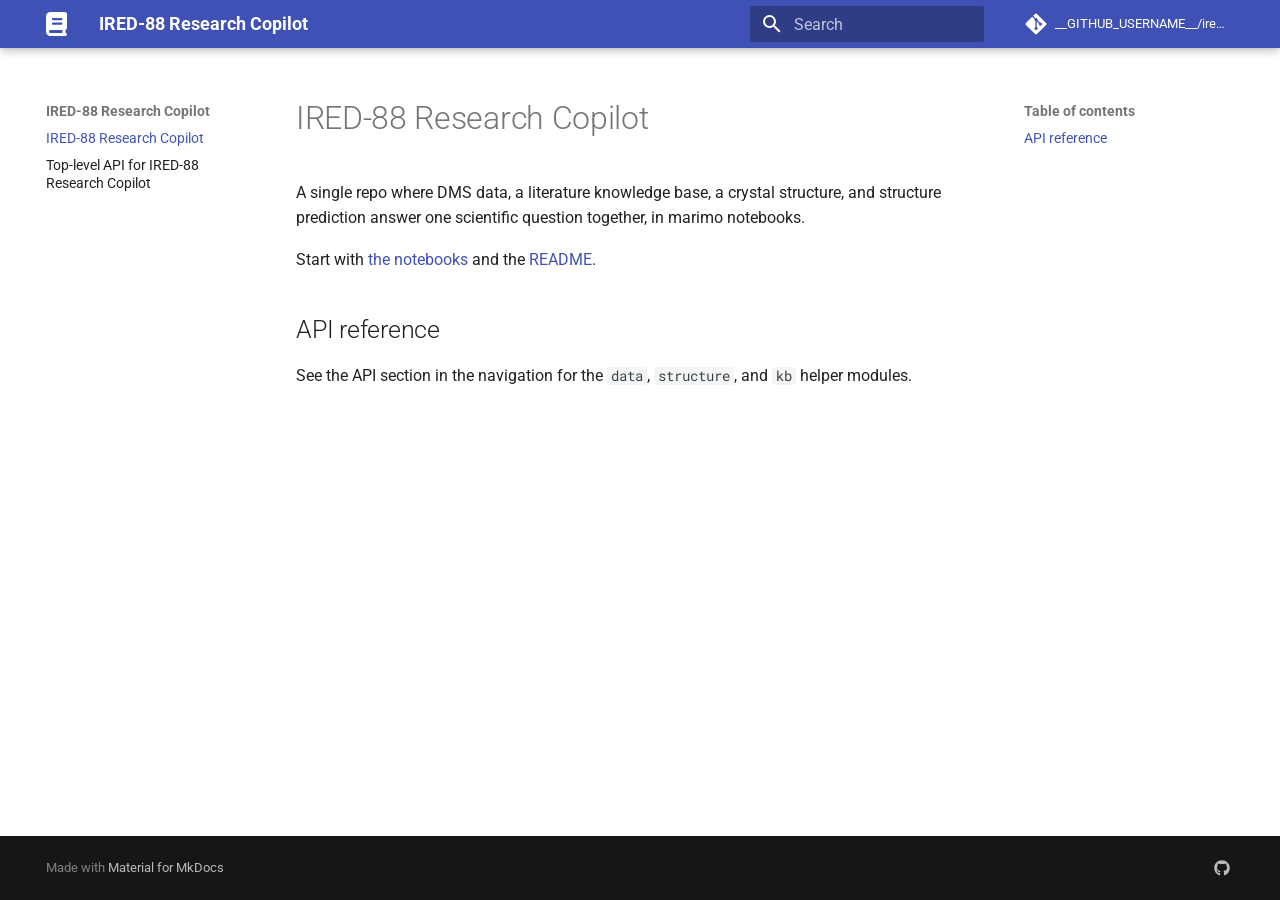
<file: index.html>
<!doctype html>
<html lang="en" class="no-js">
  <head>
    
      <meta charset="utf-8">
      <meta name="viewport" content="width=device-width,initial-scale=1">
      
      
      
        <link rel="canonical" href="https://__GITHUB_USERNAME__.github.io/ired-88-research-copilot/">
      
      
      
        <link rel="next" href="api/">
      
      
        
      
      
      <link rel="icon" href="assets/images/favicon.png">
      <meta name="generator" content="mkdocs-1.6.1, mkdocs-material-9.7.7">
    
    
      
        <title>IRED-88 Research Copilot</title>
      
    
    
      <link rel="stylesheet" href="assets/stylesheets/main.ec1eaa64.min.css">
      
      


    
    
      
    
    
      
        
        
        <link rel="preconnect" href="https://fonts.gstatic.com" crossorigin>
        <link rel="stylesheet" href="https://fonts.googleapis.com/css?family=Roboto:300,300i,400,400i,700,700i%7CRoboto+Mono:400,400i,700,700i&display=fallback">
        <style>:root{--md-text-font:"Roboto";--md-code-font:"Roboto Mono"}</style>
      
    
    
      <link rel="stylesheet" href="apidocs.css">
    
      <link rel="stylesheet" href="css/ansi-colours.css">
    
      <link rel="stylesheet" href="css/jupyter-cells.css">
    
      <link rel="stylesheet" href="css/pandas-dataframe.css">
    
    <script>__md_scope=new URL(".",location),__md_hash=e=>[...e].reduce(((e,_)=>(e<<5)-e+_.charCodeAt(0)),0),__md_get=(e,_=localStorage,t=__md_scope)=>JSON.parse(_.getItem(t.pathname+"."+e)),__md_set=(e,_,t=localStorage,a=__md_scope)=>{try{t.setItem(a.pathname+"."+e,JSON.stringify(_))}catch(e){}}</script>
    
      

    
    
  </head>
  
  
    <body dir="ltr">
  
    
    <input class="md-toggle" data-md-toggle="drawer" type="checkbox" id="__drawer" autocomplete="off">
    <input class="md-toggle" data-md-toggle="search" type="checkbox" id="__search" autocomplete="off">
    <label class="md-overlay" for="__drawer"></label>
    <div data-md-component="skip">
      
        
        <a href="#ired-88-research-copilot" class="md-skip">
          Skip to content
        </a>
      
    </div>
    <div data-md-component="announce">
      
    </div>
    
    
      

  

<header class="md-header md-header--shadow" data-md-component="header">
  <nav class="md-header__inner md-grid" aria-label="Header">
    <a href="." title="IRED-88 Research Copilot" class="md-header__button md-logo" aria-label="IRED-88 Research Copilot" data-md-component="logo">
      
  
  <svg xmlns="http://www.w3.org/2000/svg" viewBox="0 0 448 512"><!--! Font Awesome Free 7.1.0 by @fontawesome - https://fontawesome.com License - https://fontawesome.com/license/free (Icons: CC BY 4.0, Fonts: SIL OFL 1.1, Code: MIT License) Copyright 2025 Fonticons, Inc.--><path d="M384 512H96c-53 0-96-43-96-96V96C0 43 43 0 96 0h304c26.5 0 48 21.5 48 48v288c0 20.9-13.4 38.7-32 45.3V448c17.7 0 32 14.3 32 32s-14.3 32-32 32zM96 384c-17.7 0-32 14.3-32 32s14.3 32 32 32h256v-64zm32-232c0 13.3 10.7 24 24 24h176c13.3 0 24-10.7 24-24s-10.7-24-24-24H152c-13.3 0-24 10.7-24 24m24 72c-13.3 0-24 10.7-24 24s10.7 24 24 24h176c13.3 0 24-10.7 24-24s-10.7-24-24-24z"/></svg>

    </a>
    <label class="md-header__button md-icon" for="__drawer">
      
      <svg xmlns="http://www.w3.org/2000/svg" viewBox="0 0 24 24"><path d="M3 6h18v2H3zm0 5h18v2H3zm0 5h18v2H3z"/></svg>
    </label>
    <div class="md-header__title" data-md-component="header-title">
      <div class="md-header__ellipsis">
        <div class="md-header__topic">
          <span class="md-ellipsis">
            IRED-88 Research Copilot
          </span>
        </div>
        <div class="md-header__topic" data-md-component="header-topic">
          <span class="md-ellipsis">
            
              IRED-88 Research Copilot
            
          </span>
        </div>
      </div>
    </div>
    
    
      <script>var palette=__md_get("__palette");if(palette&&palette.color){if("(prefers-color-scheme)"===palette.color.media){var media=matchMedia("(prefers-color-scheme: light)"),input=document.querySelector(media.matches?"[data-md-color-media='(prefers-color-scheme: light)']":"[data-md-color-media='(prefers-color-scheme: dark)']");palette.color.media=input.getAttribute("data-md-color-media"),palette.color.scheme=input.getAttribute("data-md-color-scheme"),palette.color.primary=input.getAttribute("data-md-color-primary"),palette.color.accent=input.getAttribute("data-md-color-accent")}for(var[key,value]of Object.entries(palette.color))document.body.setAttribute("data-md-color-"+key,value)}</script>
    
    
    
      
      
        <label class="md-header__button md-icon" for="__search">
          
          <svg xmlns="http://www.w3.org/2000/svg" viewBox="0 0 24 24"><path d="M9.5 3A6.5 6.5 0 0 1 16 9.5c0 1.61-.59 3.09-1.56 4.23l.27.27h.79l5 5-1.5 1.5-5-5v-.79l-.27-.27A6.52 6.52 0 0 1 9.5 16 6.5 6.5 0 0 1 3 9.5 6.5 6.5 0 0 1 9.5 3m0 2C7 5 5 7 5 9.5S7 14 9.5 14 14 12 14 9.5 12 5 9.5 5"/></svg>
        </label>
        <div class="md-search" data-md-component="search" role="dialog">
  <label class="md-search__overlay" for="__search"></label>
  <div class="md-search__inner" role="search">
    <form class="md-search__form" name="search">
      <input type="text" class="md-search__input" name="query" aria-label="Search" placeholder="Search" autocapitalize="off" autocorrect="off" autocomplete="off" spellcheck="false" data-md-component="search-query" required>
      <label class="md-search__icon md-icon" for="__search">
        
        <svg xmlns="http://www.w3.org/2000/svg" viewBox="0 0 24 24"><path d="M9.5 3A6.5 6.5 0 0 1 16 9.5c0 1.61-.59 3.09-1.56 4.23l.27.27h.79l5 5-1.5 1.5-5-5v-.79l-.27-.27A6.52 6.52 0 0 1 9.5 16 6.5 6.5 0 0 1 3 9.5 6.5 6.5 0 0 1 9.5 3m0 2C7 5 5 7 5 9.5S7 14 9.5 14 14 12 14 9.5 12 5 9.5 5"/></svg>
        
        <svg xmlns="http://www.w3.org/2000/svg" viewBox="0 0 24 24"><path d="M20 11v2H8l5.5 5.5-1.42 1.42L4.16 12l7.92-7.92L13.5 5.5 8 11z"/></svg>
      </label>
      <nav class="md-search__options" aria-label="Search">
        
        <button type="reset" class="md-search__icon md-icon" title="Clear" aria-label="Clear" tabindex="-1">
          
          <svg xmlns="http://www.w3.org/2000/svg" viewBox="0 0 24 24"><path d="M19 6.41 17.59 5 12 10.59 6.41 5 5 6.41 10.59 12 5 17.59 6.41 19 12 13.41 17.59 19 19 17.59 13.41 12z"/></svg>
        </button>
      </nav>
      
    </form>
    <div class="md-search__output">
      <div class="md-search__scrollwrap" tabindex="0" data-md-scrollfix>
        <div class="md-search-result" data-md-component="search-result">
          <div class="md-search-result__meta">
            Initializing search
          </div>
          <ol class="md-search-result__list" role="presentation"></ol>
        </div>
      </div>
    </div>
  </div>
</div>
      
    
    
      <div class="md-header__source">
        <a href="https://github.com/__GITHUB_USERNAME__/ired-88-research-copilot" title="Go to repository" class="md-source" data-md-component="source">
  <div class="md-source__icon md-icon">
    
    <svg xmlns="http://www.w3.org/2000/svg" viewBox="0 0 448 512"><!--! Font Awesome Free 7.1.0 by @fontawesome - https://fontawesome.com License - https://fontawesome.com/license/free (Icons: CC BY 4.0, Fonts: SIL OFL 1.1, Code: MIT License) Copyright 2025 Fonticons, Inc.--><path d="M439.6 236.1 244 40.5c-5.4-5.5-12.8-8.5-20.4-8.5s-15 3-20.4 8.4L162.5 81l51.5 51.5c27.1-9.1 52.7 16.8 43.4 43.7l49.7 49.7c34.2-11.8 61.2 31 35.5 56.7-26.5 26.5-70.2-2.9-56-37.3L240.3 199v121.9c25.3 12.5 22.3 41.8 9.1 55-6.4 6.4-15.2 10.1-24.3 10.1s-17.8-3.6-24.3-10.1c-17.6-17.6-11.1-46.9 11.2-56v-123c-20.8-8.5-24.6-30.7-18.6-45L142.6 101 8.5 235.1C3 240.6 0 247.9 0 255.5s3 15 8.5 20.4l195.6 195.7c5.4 5.4 12.7 8.4 20.4 8.4s15-3 20.4-8.4l194.7-194.7c5.4-5.4 8.4-12.8 8.4-20.4s-3-15-8.4-20.4"/></svg>
  </div>
  <div class="md-source__repository">
    __GITHUB_USERNAME__/ired-88-research-copilot
  </div>
</a>
      </div>
    
  </nav>
  
</header>
    
    <div class="md-container" data-md-component="container">
      
      
        
          
        
      
      <main class="md-main" data-md-component="main">
        <div class="md-main__inner md-grid">
          
            
              
              <div class="md-sidebar md-sidebar--primary" data-md-component="sidebar" data-md-type="navigation" >
                <div class="md-sidebar__scrollwrap">
                  <div class="md-sidebar__inner">
                    



<nav class="md-nav md-nav--primary" aria-label="Navigation" data-md-level="0">
  <label class="md-nav__title" for="__drawer">
    <a href="." title="IRED-88 Research Copilot" class="md-nav__button md-logo" aria-label="IRED-88 Research Copilot" data-md-component="logo">
      
  
  <svg xmlns="http://www.w3.org/2000/svg" viewBox="0 0 448 512"><!--! Font Awesome Free 7.1.0 by @fontawesome - https://fontawesome.com License - https://fontawesome.com/license/free (Icons: CC BY 4.0, Fonts: SIL OFL 1.1, Code: MIT License) Copyright 2025 Fonticons, Inc.--><path d="M384 512H96c-53 0-96-43-96-96V96C0 43 43 0 96 0h304c26.5 0 48 21.5 48 48v288c0 20.9-13.4 38.7-32 45.3V448c17.7 0 32 14.3 32 32s-14.3 32-32 32zM96 384c-17.7 0-32 14.3-32 32s14.3 32 32 32h256v-64zm32-232c0 13.3 10.7 24 24 24h176c13.3 0 24-10.7 24-24s-10.7-24-24-24H152c-13.3 0-24 10.7-24 24m24 72c-13.3 0-24 10.7-24 24s10.7 24 24 24h176c13.3 0 24-10.7 24-24s-10.7-24-24-24z"/></svg>

    </a>
    IRED-88 Research Copilot
  </label>
  
    <div class="md-nav__source">
      <a href="https://github.com/__GITHUB_USERNAME__/ired-88-research-copilot" title="Go to repository" class="md-source" data-md-component="source">
  <div class="md-source__icon md-icon">
    
    <svg xmlns="http://www.w3.org/2000/svg" viewBox="0 0 448 512"><!--! Font Awesome Free 7.1.0 by @fontawesome - https://fontawesome.com License - https://fontawesome.com/license/free (Icons: CC BY 4.0, Fonts: SIL OFL 1.1, Code: MIT License) Copyright 2025 Fonticons, Inc.--><path d="M439.6 236.1 244 40.5c-5.4-5.5-12.8-8.5-20.4-8.5s-15 3-20.4 8.4L162.5 81l51.5 51.5c27.1-9.1 52.7 16.8 43.4 43.7l49.7 49.7c34.2-11.8 61.2 31 35.5 56.7-26.5 26.5-70.2-2.9-56-37.3L240.3 199v121.9c25.3 12.5 22.3 41.8 9.1 55-6.4 6.4-15.2 10.1-24.3 10.1s-17.8-3.6-24.3-10.1c-17.6-17.6-11.1-46.9 11.2-56v-123c-20.8-8.5-24.6-30.7-18.6-45L142.6 101 8.5 235.1C3 240.6 0 247.9 0 255.5s3 15 8.5 20.4l195.6 195.7c5.4 5.4 12.7 8.4 20.4 8.4s15-3 20.4-8.4l194.7-194.7c5.4-5.4 8.4-12.8 8.4-20.4s-3-15-8.4-20.4"/></svg>
  </div>
  <div class="md-source__repository">
    __GITHUB_USERNAME__/ired-88-research-copilot
  </div>
</a>
    </div>
  
  <ul class="md-nav__list" data-md-scrollfix>
    
      
      
  
  
    
  
  
  
    <li class="md-nav__item md-nav__item--active">
      
      <input class="md-nav__toggle md-toggle" type="checkbox" id="__toc">
      
      
        
      
      
        <label class="md-nav__link md-nav__link--active" for="__toc">
          
  
  
  <span class="md-ellipsis">
    
  
    IRED-88 Research Copilot
  

    
  </span>
  
  

          <span class="md-nav__icon md-icon"></span>
        </label>
      
      <a href="." class="md-nav__link md-nav__link--active">
        
  
  
  <span class="md-ellipsis">
    
  
    IRED-88 Research Copilot
  

    
  </span>
  
  

      </a>
      
        

<nav class="md-nav md-nav--secondary" aria-label="Table of contents">
  
  
  
    
  
  
    <label class="md-nav__title" for="__toc">
      <span class="md-nav__icon md-icon"></span>
      Table of contents
    </label>
    <ul class="md-nav__list" data-md-component="toc" data-md-scrollfix>
      
        <li class="md-nav__item">
  <a href="#api-reference" class="md-nav__link">
    <span class="md-ellipsis">
      
        API reference
      
    </span>
  </a>
  
</li>
      
    </ul>
  
</nav>
      
    </li>
  

    
      
      
  
  
  
  
    <li class="md-nav__item">
      <a href="api/" class="md-nav__link">
        
  
  
  <span class="md-ellipsis">
    
  
    Top-level API for IRED-88 Research Copilot
  

    
  </span>
  
  

      </a>
    </li>
  

    
  </ul>
</nav>
                  </div>
                </div>
              </div>
            
            
              
              <div class="md-sidebar md-sidebar--secondary" data-md-component="sidebar" data-md-type="toc" >
                <div class="md-sidebar__scrollwrap">
                  <div class="md-sidebar__inner">
                    

<nav class="md-nav md-nav--secondary" aria-label="Table of contents">
  
  
  
    
  
  
    <label class="md-nav__title" for="__toc">
      <span class="md-nav__icon md-icon"></span>
      Table of contents
    </label>
    <ul class="md-nav__list" data-md-component="toc" data-md-scrollfix>
      
        <li class="md-nav__item">
  <a href="#api-reference" class="md-nav__link">
    <span class="md-ellipsis">
      
        API reference
      
    </span>
  </a>
  
</li>
      
    </ul>
  
</nav>
                  </div>
                </div>
              </div>
            
          
          
            <div class="md-content" data-md-component="content">
              
              <article class="md-content__inner md-typeset">
                
                  


  
  


<h1 id="ired-88-research-copilot">IRED-88 Research Copilot</h1>
<p>A single repo where DMS data, a literature knowledge base, a crystal
structure, and structure prediction answer one scientific question together,
in marimo notebooks.</p>
<p>Start with <a href="https://github.com/ericmjl/ired-88-research-copilot/tree/main/notebooks">the notebooks</a>
and the <a href="https://github.com/ericmjl/ired-88-research-copilot">README</a>.</p>
<h2 id="api-reference">API reference</h2>
<p>See the API section in the navigation for the <code>data</code>, <code>structure</code>, and <code>kb</code>
helper modules.</p>












                
              </article>
            </div>
          
          
<script>var target=document.getElementById(location.hash.slice(1));target&&target.name&&(target.checked=target.name.startsWith("__tabbed_"))</script>
        </div>
        
      </main>
      
        <footer class="md-footer">
  
  <div class="md-footer-meta md-typeset">
    <div class="md-footer-meta__inner md-grid">
      <div class="md-copyright">
  
  
    Made with
    <a href="https://squidfunk.github.io/mkdocs-material/" target="_blank" rel="noopener">
      Material for MkDocs
    </a>
  
</div>
      
        
<div class="md-social">
  
    
    
    
    
      
      
    
    <a href="https://github.com/__GITHUB_USERNAME__" target="_blank" rel="noopener" title="github.com" class="md-social__link">
      <svg xmlns="http://www.w3.org/2000/svg" viewBox="0 0 512 512"><!--! Font Awesome Free 7.1.0 by @fontawesome - https://fontawesome.com License - https://fontawesome.com/license/free (Icons: CC BY 4.0, Fonts: SIL OFL 1.1, Code: MIT License) Copyright 2025 Fonticons, Inc.--><path d="M173.9 397.4c0 2-2.3 3.6-5.2 3.6-3.3.3-5.6-1.3-5.6-3.6 0-2 2.3-3.6 5.2-3.6 3-.3 5.6 1.3 5.6 3.6m-31.1-4.5c-.7 2 1.3 4.3 4.3 4.9 2.6 1 5.6 0 6.2-2s-1.3-4.3-4.3-5.2c-2.6-.7-5.5.3-6.2 2.3m44.2-1.7c-2.9.7-4.9 2.6-4.6 4.9.3 2 2.9 3.3 5.9 2.6 2.9-.7 4.9-2.6 4.6-4.6-.3-1.9-3-3.2-5.9-2.9M252.8 8C114.1 8 8 113.3 8 252c0 110.9 69.8 205.8 169.5 239.2 12.8 2.3 17.3-5.6 17.3-12.1 0-6.2-.3-40.4-.3-61.4 0 0-70 15-84.7-29.8 0 0-11.4-29.1-27.8-36.6 0 0-22.9-15.7 1.6-15.4 0 0 24.9 2 38.6 25.8 21.9 38.6 58.6 27.5 72.9 20.9 2.3-16 8.8-27.1 16-33.7-55.9-6.2-112.3-14.3-112.3-110.5 0-27.5 7.6-41.3 23.6-58.9-2.6-6.5-11.1-33.3 2.6-67.9 20.9-6.5 69 27 69 27 20-5.6 41.5-8.5 62.8-8.5s42.8 2.9 62.8 8.5c0 0 48.1-33.6 69-27 13.7 34.7 5.2 61.4 2.6 67.9 16 17.7 25.8 31.5 25.8 58.9 0 96.5-58.9 104.2-114.8 110.5 9.2 7.9 17 22.9 17 46.4 0 33.7-.3 75.4-.3 83.6 0 6.5 4.6 14.4 17.3 12.1C436.2 457.8 504 362.9 504 252 504 113.3 391.5 8 252.8 8M105.2 352.9c-1.3 1-1 3.3.7 5.2 1.6 1.6 3.9 2.3 5.2 1 1.3-1 1-3.3-.7-5.2-1.6-1.6-3.9-2.3-5.2-1m-10.8-8.1c-.7 1.3.3 2.9 2.3 3.9 1.6 1 3.6.7 4.3-.7.7-1.3-.3-2.9-2.3-3.9-2-.6-3.6-.3-4.3.7m32.4 35.6c-1.6 1.3-1 4.3 1.3 6.2 2.3 2.3 5.2 2.6 6.5 1 1.3-1.3.7-4.3-1.3-6.2-2.2-2.3-5.2-2.6-6.5-1m-11.4-14.7c-1.6 1-1.6 3.6 0 5.9s4.3 3.3 5.6 2.3c1.6-1.3 1.6-3.9 0-6.2-1.4-2.3-4-3.3-5.6-2"/></svg>
    </a>
  
</div>
      
    </div>
  </div>
</footer>
      
    </div>
    <div class="md-dialog" data-md-component="dialog">
      <div class="md-dialog__inner md-typeset"></div>
    </div>
    
    
    
      
      
      <script id="__config" type="application/json">{"annotate": null, "base": ".", "features": ["instant", "tabs"], "search": "assets/javascripts/workers/search.2c215733.min.js", "tags": null, "translations": {"clipboard.copied": "Copied to clipboard", "clipboard.copy": "Copy to clipboard", "search.result.more.one": "1 more on this page", "search.result.more.other": "# more on this page", "search.result.none": "No matching documents", "search.result.one": "1 matching document", "search.result.other": "# matching documents", "search.result.placeholder": "Type to start searching", "search.result.term.missing": "Missing", "select.version": "Select version"}, "version": null}</script>
    
    
      <script src="assets/javascripts/bundle.d7400e89.min.js"></script>
      
        <script src="config.js"></script>
      
    
  </body>
</html>
</file>
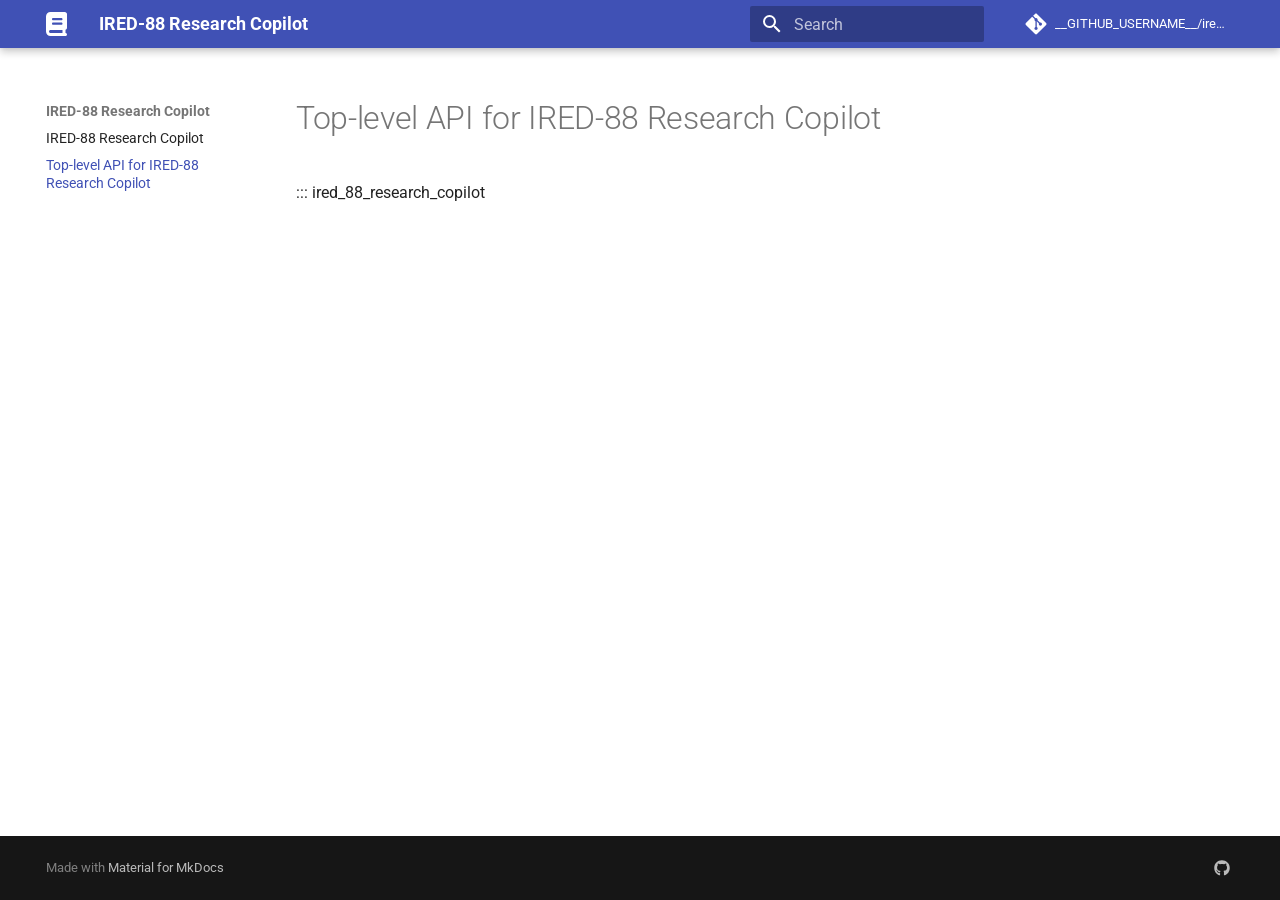
<file: api/index.html>
<!doctype html>
<html lang="en" class="no-js">
  <head>
    
      <meta charset="utf-8">
      <meta name="viewport" content="width=device-width,initial-scale=1">
      
      
      
        <link rel="canonical" href="https://__GITHUB_USERNAME__.github.io/ired-88-research-copilot/api/">
      
      
        <link rel="prev" href="..">
      
      
      
        
      
      
      <link rel="icon" href="../assets/images/favicon.png">
      <meta name="generator" content="mkdocs-1.6.1, mkdocs-material-9.7.7">
    
    
      
        <title>Top-level API for IRED-88 Research Copilot - IRED-88 Research Copilot</title>
      
    
    
      <link rel="stylesheet" href="../assets/stylesheets/main.ec1eaa64.min.css">
      
      


    
    
      
    
    
      
        
        
        <link rel="preconnect" href="https://fonts.gstatic.com" crossorigin>
        <link rel="stylesheet" href="https://fonts.googleapis.com/css?family=Roboto:300,300i,400,400i,700,700i%7CRoboto+Mono:400,400i,700,700i&display=fallback">
        <style>:root{--md-text-font:"Roboto";--md-code-font:"Roboto Mono"}</style>
      
    
    
      <link rel="stylesheet" href="../apidocs.css">
    
      <link rel="stylesheet" href="../css/ansi-colours.css">
    
      <link rel="stylesheet" href="../css/jupyter-cells.css">
    
      <link rel="stylesheet" href="../css/pandas-dataframe.css">
    
    <script>__md_scope=new URL("..",location),__md_hash=e=>[...e].reduce(((e,_)=>(e<<5)-e+_.charCodeAt(0)),0),__md_get=(e,_=localStorage,t=__md_scope)=>JSON.parse(_.getItem(t.pathname+"."+e)),__md_set=(e,_,t=localStorage,a=__md_scope)=>{try{t.setItem(a.pathname+"."+e,JSON.stringify(_))}catch(e){}}</script>
    
      

    
    
  </head>
  
  
    <body dir="ltr">
  
    
    <input class="md-toggle" data-md-toggle="drawer" type="checkbox" id="__drawer" autocomplete="off">
    <input class="md-toggle" data-md-toggle="search" type="checkbox" id="__search" autocomplete="off">
    <label class="md-overlay" for="__drawer"></label>
    <div data-md-component="skip">
      
        
        <a href="#top-level-api-for-ired-88-research-copilot" class="md-skip">
          Skip to content
        </a>
      
    </div>
    <div data-md-component="announce">
      
    </div>
    
    
      

  

<header class="md-header md-header--shadow" data-md-component="header">
  <nav class="md-header__inner md-grid" aria-label="Header">
    <a href=".." title="IRED-88 Research Copilot" class="md-header__button md-logo" aria-label="IRED-88 Research Copilot" data-md-component="logo">
      
  
  <svg xmlns="http://www.w3.org/2000/svg" viewBox="0 0 448 512"><!--! Font Awesome Free 7.1.0 by @fontawesome - https://fontawesome.com License - https://fontawesome.com/license/free (Icons: CC BY 4.0, Fonts: SIL OFL 1.1, Code: MIT License) Copyright 2025 Fonticons, Inc.--><path d="M384 512H96c-53 0-96-43-96-96V96C0 43 43 0 96 0h304c26.5 0 48 21.5 48 48v288c0 20.9-13.4 38.7-32 45.3V448c17.7 0 32 14.3 32 32s-14.3 32-32 32zM96 384c-17.7 0-32 14.3-32 32s14.3 32 32 32h256v-64zm32-232c0 13.3 10.7 24 24 24h176c13.3 0 24-10.7 24-24s-10.7-24-24-24H152c-13.3 0-24 10.7-24 24m24 72c-13.3 0-24 10.7-24 24s10.7 24 24 24h176c13.3 0 24-10.7 24-24s-10.7-24-24-24z"/></svg>

    </a>
    <label class="md-header__button md-icon" for="__drawer">
      
      <svg xmlns="http://www.w3.org/2000/svg" viewBox="0 0 24 24"><path d="M3 6h18v2H3zm0 5h18v2H3zm0 5h18v2H3z"/></svg>
    </label>
    <div class="md-header__title" data-md-component="header-title">
      <div class="md-header__ellipsis">
        <div class="md-header__topic">
          <span class="md-ellipsis">
            IRED-88 Research Copilot
          </span>
        </div>
        <div class="md-header__topic" data-md-component="header-topic">
          <span class="md-ellipsis">
            
              Top-level API for IRED-88 Research Copilot
            
          </span>
        </div>
      </div>
    </div>
    
    
      <script>var palette=__md_get("__palette");if(palette&&palette.color){if("(prefers-color-scheme)"===palette.color.media){var media=matchMedia("(prefers-color-scheme: light)"),input=document.querySelector(media.matches?"[data-md-color-media='(prefers-color-scheme: light)']":"[data-md-color-media='(prefers-color-scheme: dark)']");palette.color.media=input.getAttribute("data-md-color-media"),palette.color.scheme=input.getAttribute("data-md-color-scheme"),palette.color.primary=input.getAttribute("data-md-color-primary"),palette.color.accent=input.getAttribute("data-md-color-accent")}for(var[key,value]of Object.entries(palette.color))document.body.setAttribute("data-md-color-"+key,value)}</script>
    
    
    
      
      
        <label class="md-header__button md-icon" for="__search">
          
          <svg xmlns="http://www.w3.org/2000/svg" viewBox="0 0 24 24"><path d="M9.5 3A6.5 6.5 0 0 1 16 9.5c0 1.61-.59 3.09-1.56 4.23l.27.27h.79l5 5-1.5 1.5-5-5v-.79l-.27-.27A6.52 6.52 0 0 1 9.5 16 6.5 6.5 0 0 1 3 9.5 6.5 6.5 0 0 1 9.5 3m0 2C7 5 5 7 5 9.5S7 14 9.5 14 14 12 14 9.5 12 5 9.5 5"/></svg>
        </label>
        <div class="md-search" data-md-component="search" role="dialog">
  <label class="md-search__overlay" for="__search"></label>
  <div class="md-search__inner" role="search">
    <form class="md-search__form" name="search">
      <input type="text" class="md-search__input" name="query" aria-label="Search" placeholder="Search" autocapitalize="off" autocorrect="off" autocomplete="off" spellcheck="false" data-md-component="search-query" required>
      <label class="md-search__icon md-icon" for="__search">
        
        <svg xmlns="http://www.w3.org/2000/svg" viewBox="0 0 24 24"><path d="M9.5 3A6.5 6.5 0 0 1 16 9.5c0 1.61-.59 3.09-1.56 4.23l.27.27h.79l5 5-1.5 1.5-5-5v-.79l-.27-.27A6.52 6.52 0 0 1 9.5 16 6.5 6.5 0 0 1 3 9.5 6.5 6.5 0 0 1 9.5 3m0 2C7 5 5 7 5 9.5S7 14 9.5 14 14 12 14 9.5 12 5 9.5 5"/></svg>
        
        <svg xmlns="http://www.w3.org/2000/svg" viewBox="0 0 24 24"><path d="M20 11v2H8l5.5 5.5-1.42 1.42L4.16 12l7.92-7.92L13.5 5.5 8 11z"/></svg>
      </label>
      <nav class="md-search__options" aria-label="Search">
        
        <button type="reset" class="md-search__icon md-icon" title="Clear" aria-label="Clear" tabindex="-1">
          
          <svg xmlns="http://www.w3.org/2000/svg" viewBox="0 0 24 24"><path d="M19 6.41 17.59 5 12 10.59 6.41 5 5 6.41 10.59 12 5 17.59 6.41 19 12 13.41 17.59 19 19 17.59 13.41 12z"/></svg>
        </button>
      </nav>
      
    </form>
    <div class="md-search__output">
      <div class="md-search__scrollwrap" tabindex="0" data-md-scrollfix>
        <div class="md-search-result" data-md-component="search-result">
          <div class="md-search-result__meta">
            Initializing search
          </div>
          <ol class="md-search-result__list" role="presentation"></ol>
        </div>
      </div>
    </div>
  </div>
</div>
      
    
    
      <div class="md-header__source">
        <a href="https://github.com/__GITHUB_USERNAME__/ired-88-research-copilot" title="Go to repository" class="md-source" data-md-component="source">
  <div class="md-source__icon md-icon">
    
    <svg xmlns="http://www.w3.org/2000/svg" viewBox="0 0 448 512"><!--! Font Awesome Free 7.1.0 by @fontawesome - https://fontawesome.com License - https://fontawesome.com/license/free (Icons: CC BY 4.0, Fonts: SIL OFL 1.1, Code: MIT License) Copyright 2025 Fonticons, Inc.--><path d="M439.6 236.1 244 40.5c-5.4-5.5-12.8-8.5-20.4-8.5s-15 3-20.4 8.4L162.5 81l51.5 51.5c27.1-9.1 52.7 16.8 43.4 43.7l49.7 49.7c34.2-11.8 61.2 31 35.5 56.7-26.5 26.5-70.2-2.9-56-37.3L240.3 199v121.9c25.3 12.5 22.3 41.8 9.1 55-6.4 6.4-15.2 10.1-24.3 10.1s-17.8-3.6-24.3-10.1c-17.6-17.6-11.1-46.9 11.2-56v-123c-20.8-8.5-24.6-30.7-18.6-45L142.6 101 8.5 235.1C3 240.6 0 247.9 0 255.5s3 15 8.5 20.4l195.6 195.7c5.4 5.4 12.7 8.4 20.4 8.4s15-3 20.4-8.4l194.7-194.7c5.4-5.4 8.4-12.8 8.4-20.4s-3-15-8.4-20.4"/></svg>
  </div>
  <div class="md-source__repository">
    __GITHUB_USERNAME__/ired-88-research-copilot
  </div>
</a>
      </div>
    
  </nav>
  
</header>
    
    <div class="md-container" data-md-component="container">
      
      
        
          
        
      
      <main class="md-main" data-md-component="main">
        <div class="md-main__inner md-grid">
          
            
              
              <div class="md-sidebar md-sidebar--primary" data-md-component="sidebar" data-md-type="navigation" >
                <div class="md-sidebar__scrollwrap">
                  <div class="md-sidebar__inner">
                    



<nav class="md-nav md-nav--primary" aria-label="Navigation" data-md-level="0">
  <label class="md-nav__title" for="__drawer">
    <a href=".." title="IRED-88 Research Copilot" class="md-nav__button md-logo" aria-label="IRED-88 Research Copilot" data-md-component="logo">
      
  
  <svg xmlns="http://www.w3.org/2000/svg" viewBox="0 0 448 512"><!--! Font Awesome Free 7.1.0 by @fontawesome - https://fontawesome.com License - https://fontawesome.com/license/free (Icons: CC BY 4.0, Fonts: SIL OFL 1.1, Code: MIT License) Copyright 2025 Fonticons, Inc.--><path d="M384 512H96c-53 0-96-43-96-96V96C0 43 43 0 96 0h304c26.5 0 48 21.5 48 48v288c0 20.9-13.4 38.7-32 45.3V448c17.7 0 32 14.3 32 32s-14.3 32-32 32zM96 384c-17.7 0-32 14.3-32 32s14.3 32 32 32h256v-64zm32-232c0 13.3 10.7 24 24 24h176c13.3 0 24-10.7 24-24s-10.7-24-24-24H152c-13.3 0-24 10.7-24 24m24 72c-13.3 0-24 10.7-24 24s10.7 24 24 24h176c13.3 0 24-10.7 24-24s-10.7-24-24-24z"/></svg>

    </a>
    IRED-88 Research Copilot
  </label>
  
    <div class="md-nav__source">
      <a href="https://github.com/__GITHUB_USERNAME__/ired-88-research-copilot" title="Go to repository" class="md-source" data-md-component="source">
  <div class="md-source__icon md-icon">
    
    <svg xmlns="http://www.w3.org/2000/svg" viewBox="0 0 448 512"><!--! Font Awesome Free 7.1.0 by @fontawesome - https://fontawesome.com License - https://fontawesome.com/license/free (Icons: CC BY 4.0, Fonts: SIL OFL 1.1, Code: MIT License) Copyright 2025 Fonticons, Inc.--><path d="M439.6 236.1 244 40.5c-5.4-5.5-12.8-8.5-20.4-8.5s-15 3-20.4 8.4L162.5 81l51.5 51.5c27.1-9.1 52.7 16.8 43.4 43.7l49.7 49.7c34.2-11.8 61.2 31 35.5 56.7-26.5 26.5-70.2-2.9-56-37.3L240.3 199v121.9c25.3 12.5 22.3 41.8 9.1 55-6.4 6.4-15.2 10.1-24.3 10.1s-17.8-3.6-24.3-10.1c-17.6-17.6-11.1-46.9 11.2-56v-123c-20.8-8.5-24.6-30.7-18.6-45L142.6 101 8.5 235.1C3 240.6 0 247.9 0 255.5s3 15 8.5 20.4l195.6 195.7c5.4 5.4 12.7 8.4 20.4 8.4s15-3 20.4-8.4l194.7-194.7c5.4-5.4 8.4-12.8 8.4-20.4s-3-15-8.4-20.4"/></svg>
  </div>
  <div class="md-source__repository">
    __GITHUB_USERNAME__/ired-88-research-copilot
  </div>
</a>
    </div>
  
  <ul class="md-nav__list" data-md-scrollfix>
    
      
      
  
  
  
  
    <li class="md-nav__item">
      <a href=".." class="md-nav__link">
        
  
  
  <span class="md-ellipsis">
    
  
    IRED-88 Research Copilot
  

    
  </span>
  
  

      </a>
    </li>
  

    
      
      
  
  
    
  
  
  
    <li class="md-nav__item md-nav__item--active">
      
      <input class="md-nav__toggle md-toggle" type="checkbox" id="__toc">
      
      
        
      
      
      <a href="./" class="md-nav__link md-nav__link--active">
        
  
  
  <span class="md-ellipsis">
    
  
    Top-level API for IRED-88 Research Copilot
  

    
  </span>
  
  

      </a>
      
    </li>
  

    
  </ul>
</nav>
                  </div>
                </div>
              </div>
            
            
              
              <div class="md-sidebar md-sidebar--secondary" data-md-component="sidebar" data-md-type="toc" >
                <div class="md-sidebar__scrollwrap">
                  <div class="md-sidebar__inner">
                    

<nav class="md-nav md-nav--secondary" aria-label="Table of contents">
  
  
  
    
  
  
</nav>
                  </div>
                </div>
              </div>
            
          
          
            <div class="md-content" data-md-component="content">
              
              <article class="md-content__inner md-typeset">
                
                  


  
  


<h1 id="top-level-api-for-ired-88-research-copilot">Top-level API for IRED-88 Research Copilot</h1>
<p>::: ired_88_research_copilot</p>












                
              </article>
            </div>
          
          
<script>var target=document.getElementById(location.hash.slice(1));target&&target.name&&(target.checked=target.name.startsWith("__tabbed_"))</script>
        </div>
        
      </main>
      
        <footer class="md-footer">
  
  <div class="md-footer-meta md-typeset">
    <div class="md-footer-meta__inner md-grid">
      <div class="md-copyright">
  
  
    Made with
    <a href="https://squidfunk.github.io/mkdocs-material/" target="_blank" rel="noopener">
      Material for MkDocs
    </a>
  
</div>
      
        
<div class="md-social">
  
    
    
    
    
      
      
    
    <a href="https://github.com/__GITHUB_USERNAME__" target="_blank" rel="noopener" title="github.com" class="md-social__link">
      <svg xmlns="http://www.w3.org/2000/svg" viewBox="0 0 512 512"><!--! Font Awesome Free 7.1.0 by @fontawesome - https://fontawesome.com License - https://fontawesome.com/license/free (Icons: CC BY 4.0, Fonts: SIL OFL 1.1, Code: MIT License) Copyright 2025 Fonticons, Inc.--><path d="M173.9 397.4c0 2-2.3 3.6-5.2 3.6-3.3.3-5.6-1.3-5.6-3.6 0-2 2.3-3.6 5.2-3.6 3-.3 5.6 1.3 5.6 3.6m-31.1-4.5c-.7 2 1.3 4.3 4.3 4.9 2.6 1 5.6 0 6.2-2s-1.3-4.3-4.3-5.2c-2.6-.7-5.5.3-6.2 2.3m44.2-1.7c-2.9.7-4.9 2.6-4.6 4.9.3 2 2.9 3.3 5.9 2.6 2.9-.7 4.9-2.6 4.6-4.6-.3-1.9-3-3.2-5.9-2.9M252.8 8C114.1 8 8 113.3 8 252c0 110.9 69.8 205.8 169.5 239.2 12.8 2.3 17.3-5.6 17.3-12.1 0-6.2-.3-40.4-.3-61.4 0 0-70 15-84.7-29.8 0 0-11.4-29.1-27.8-36.6 0 0-22.9-15.7 1.6-15.4 0 0 24.9 2 38.6 25.8 21.9 38.6 58.6 27.5 72.9 20.9 2.3-16 8.8-27.1 16-33.7-55.9-6.2-112.3-14.3-112.3-110.5 0-27.5 7.6-41.3 23.6-58.9-2.6-6.5-11.1-33.3 2.6-67.9 20.9-6.5 69 27 69 27 20-5.6 41.5-8.5 62.8-8.5s42.8 2.9 62.8 8.5c0 0 48.1-33.6 69-27 13.7 34.7 5.2 61.4 2.6 67.9 16 17.7 25.8 31.5 25.8 58.9 0 96.5-58.9 104.2-114.8 110.5 9.2 7.9 17 22.9 17 46.4 0 33.7-.3 75.4-.3 83.6 0 6.5 4.6 14.4 17.3 12.1C436.2 457.8 504 362.9 504 252 504 113.3 391.5 8 252.8 8M105.2 352.9c-1.3 1-1 3.3.7 5.2 1.6 1.6 3.9 2.3 5.2 1 1.3-1 1-3.3-.7-5.2-1.6-1.6-3.9-2.3-5.2-1m-10.8-8.1c-.7 1.3.3 2.9 2.3 3.9 1.6 1 3.6.7 4.3-.7.7-1.3-.3-2.9-2.3-3.9-2-.6-3.6-.3-4.3.7m32.4 35.6c-1.6 1.3-1 4.3 1.3 6.2 2.3 2.3 5.2 2.6 6.5 1 1.3-1.3.7-4.3-1.3-6.2-2.2-2.3-5.2-2.6-6.5-1m-11.4-14.7c-1.6 1-1.6 3.6 0 5.9s4.3 3.3 5.6 2.3c1.6-1.3 1.6-3.9 0-6.2-1.4-2.3-4-3.3-5.6-2"/></svg>
    </a>
  
</div>
      
    </div>
  </div>
</footer>
      
    </div>
    <div class="md-dialog" data-md-component="dialog">
      <div class="md-dialog__inner md-typeset"></div>
    </div>
    
    
    
      
      
      <script id="__config" type="application/json">{"annotate": null, "base": "..", "features": ["instant", "tabs"], "search": "../assets/javascripts/workers/search.2c215733.min.js", "tags": null, "translations": {"clipboard.copied": "Copied to clipboard", "clipboard.copy": "Copy to clipboard", "search.result.more.one": "1 more on this page", "search.result.more.other": "# more on this page", "search.result.none": "No matching documents", "search.result.one": "1 matching document", "search.result.other": "# matching documents", "search.result.placeholder": "Type to start searching", "search.result.term.missing": "Missing", "select.version": "Select version"}, "version": null}</script>
    
    
      <script src="../assets/javascripts/bundle.d7400e89.min.js"></script>
      
        <script src="../config.js"></script>
      
    
  </body>
</html>
</file>
<file: apidocs.css>
/* https://mkdocstrings.github.io/theming/#css-classes */
.doc-property { border-radius: 15px; padding: 0 5px; }
.doc-property-special { background-color: blue; color: white; }
.doc-property-private { background-color: red; color: white; }
.doc-property-property { background-color: green; color: white; }
.doc-property-read-only { background-color: yellow; color: black; }

/* https://mkdocstrings.github.io/handlers/python/#recommended-style-material */
/* Indentation. */
div.doc-contents:not(.first) {
    padding-left: 25px;
    border-left: 4px solid rgba(230, 230, 230);
    margin-bottom: 80px;
  }
</file>
<file: css/ansi-colours.css>
/*!
*
* IPython notebook
*
*/
/* CSS font colors for translated ANSI escape sequences */
/* The color values are a mix of
   http://www.xcolors.net/dl/baskerville-ivorylight and
   http://www.xcolors.net/dl/euphrasia */
.ansi-black-fg {
  color: #3E424D;
}
.ansi-black-bg {
  background-color: #3E424D;
}
.ansi-black-intense-fg {
  color: #282C36;
}
.ansi-black-intense-bg {
  background-color: #282C36;
}
.ansi-red-fg {
  color: #E75C58;
}
.ansi-red-bg {
  background-color: #E75C58;
}
.ansi-red-intense-fg {
  color: #B22B31;
}
.ansi-red-intense-bg {
  background-color: #B22B31;
}
.ansi-green-fg {
  color: #00A250;
}
.ansi-green-bg {
  background-color: #00A250;
}
.ansi-green-intense-fg {
  color: #007427;
}
.ansi-green-intense-bg {
  background-color: #007427;
}
.ansi-yellow-fg {
  color: #DDB62B;
}
.ansi-yellow-bg {
  background-color: #DDB62B;
}
.ansi-yellow-intense-fg {
  color: #B27D12;
}
.ansi-yellow-intense-bg {
  background-color: #B27D12;
}
.ansi-blue-fg {
  color: #208FFB;
}
.ansi-blue-bg {
  background-color: #208FFB;
}
.ansi-blue-intense-fg {
  color: #0065CA;
}
.ansi-blue-intense-bg {
  background-color: #0065CA;
}
.ansi-magenta-fg {
  color: #D160C4;
}
.ansi-magenta-bg {
  background-color: #D160C4;
}
.ansi-magenta-intense-fg {
  color: #A03196;
}
.ansi-magenta-intense-bg {
  background-color: #A03196;
}
.ansi-cyan-fg {
  color: #60C6C8;
}
.ansi-cyan-bg {
  background-color: #60C6C8;
}
.ansi-cyan-intense-fg {
  color: #258F8F;
}
.ansi-cyan-intense-bg {
  background-color: #258F8F;
}
.ansi-white-fg {
  color: #C5C1B4;
}
.ansi-white-bg {
  background-color: #C5C1B4;
}
.ansi-white-intense-fg {
  color: #A1A6B2;
}
.ansi-white-intense-bg {
  background-color: #A1A6B2;
}
.ansi-default-inverse-fg {
  color: #FFFFFF;
}
.ansi-default-inverse-bg {
  background-color: #000000;
}
.ansi-bold {
  font-weight: bold;
}
.ansi-underline {
  text-decoration: underline;
}
/* The following styles are deprecated an will be removed in a future version */
.ansibold {
  font-weight: bold;
}
.ansi-inverse {
  outline: 0.5px dotted;
}
/* use dark versions for foreground, to improve visibility */
.ansiblack {
  color: black;
}
.ansired {
  color: darkred;
}
.ansigreen {
  color: darkgreen;
}
.ansiyellow {
  color: #c4a000;
}
.ansiblue {
  color: darkblue;
}
.ansipurple {
  color: darkviolet;
}
.ansicyan {
  color: steelblue;
}
.ansigray {
  color: gray;
}
/* and light for background, for the same reason */
.ansibgblack {
  background-color: black;
}
.ansibgred {
  background-color: red;
}
.ansibggreen {
  background-color: green;
}
.ansibgyellow {
  background-color: yellow;
}
.ansibgblue {
  background-color: blue;
}
.ansibgpurple {
  background-color: magenta;
}
.ansibgcyan {
  background-color: cyan;
}
.ansibggray {
  background-color: gray;
}
</file>
<file: css/jupyter-cells.css>
/* Input cells */
.input code, .input pre {
    background-color: #3333aa11;
}

/* Output cells */
.output pre {
    background-color: #ececec80;
    padding: 10px;
}
</file>
<file: css/pandas-dataframe.css>
/* Pretty Pandas Dataframes */
/* Supports mkdocs-material color variables */
.dataframe {
    border: 0;
    font-size: smaller;
}
.dataframe tr {
    border: none;
    background: var(--md-code-bg-color, #ffffff);
}
.dataframe tr:nth-child(even) {
    background: var(--md-default-bg-color, #f5f5f5);
}
.dataframe tr:hover {
    background-color: var(--md-footer-bg-color--dark, #e1f5fe);
}

.dataframe thead th {
    background: var(--md-default-bg-color, #ffffff);
    border-bottom: 1px solid #aaa;
    font-weight: bold;
}
.dataframe th {
    border: none;
    padding-left: 10px;
    padding-right: 10px;
}

.dataframe td{
    /* background: #fff; */
    border: none;
    text-align: right;
    min-width:5em;
    padding-left: 10px;
    padding-right: 10px;
}
</file>
<file: assets/stylesheets/main.ec1eaa64.min.css>
@charset "UTF-8";html{-webkit-text-size-adjust:none;-moz-text-size-adjust:none;text-size-adjust:none;box-sizing:border-box}*,:after,:before{box-sizing:inherit}@media (prefers-reduced-motion){*,:after,:before{transition:none!important}}body{margin:0}a,button,input,label{-webkit-tap-highlight-color:transparent}a{color:inherit;text-decoration:none}hr{border:0;box-sizing:initial;display:block;height:.05rem;overflow:visible;padding:0}small{font-size:80%}sub,sup{line-height:1em}img{border-style:none}table{border-collapse:initial;border-spacing:0}td,th{font-weight:400;vertical-align:top}button{background:#0000;border:0;font-family:inherit;font-size:inherit;margin:0;padding:0}input{border:0;outline:none}:root{--md-primary-fg-color:#4051b5;--md-primary-fg-color--light:#5d6cc0;--md-primary-fg-color--dark:#303fa1;--md-primary-bg-color:#fff;--md-primary-bg-color--light:#ffffffb3;--md-accent-fg-color:#526cfe;--md-accent-fg-color--transparent:#526cfe1a;--md-accent-bg-color:#fff;--md-accent-bg-color--light:#ffffffb3}[data-md-color-scheme=default]{color-scheme:light}[data-md-color-scheme=default] img[src$="#gh-dark-mode-only"],[data-md-color-scheme=default] img[src$="#only-dark"]{display:none}:root,[data-md-color-scheme=default]{--md-hue:225deg;--md-default-fg-color:#000000de;--md-default-fg-color--light:#0000008a;--md-default-fg-color--lighter:#00000052;--md-default-fg-color--lightest:#00000012;--md-default-bg-color:#fff;--md-default-bg-color--light:#ffffffb3;--md-default-bg-color--lighter:#ffffff4d;--md-default-bg-color--lightest:#ffffff1f;--md-code-fg-color:#36464e;--md-code-bg-color:#f5f5f5;--md-code-bg-color--light:#f5f5f5b3;--md-code-bg-color--lighter:#f5f5f54d;--md-code-hl-color:#4287ff;--md-code-hl-color--light:#4287ff1a;--md-code-hl-number-color:#d52a2a;--md-code-hl-special-color:#db1457;--md-code-hl-function-color:#a846b9;--md-code-hl-constant-color:#6e59d9;--md-code-hl-keyword-color:#3f6ec6;--md-code-hl-string-color:#1c7d4d;--md-code-hl-name-color:var(--md-code-fg-color);--md-code-hl-operator-color:var(--md-default-fg-color--light);--md-code-hl-punctuation-color:var(--md-default-fg-color--light);--md-code-hl-comment-color:var(--md-default-fg-color--light);--md-code-hl-generic-color:var(--md-default-fg-color--light);--md-code-hl-variable-color:var(--md-default-fg-color--light);--md-typeset-color:var(--md-default-fg-color);--md-typeset-a-color:var(--md-primary-fg-color);--md-typeset-del-color:#f5503d26;--md-typeset-ins-color:#0bd57026;--md-typeset-kbd-color:#fafafa;--md-typeset-kbd-accent-color:#fff;--md-typeset-kbd-border-color:#b8b8b8;--md-typeset-mark-color:#ffff0080;--md-typeset-table-color:#0000001f;--md-typeset-table-color--light:rgba(0,0,0,.035);--md-admonition-fg-color:var(--md-default-fg-color);--md-admonition-bg-color:var(--md-default-bg-color);--md-warning-fg-color:#000000de;--md-warning-bg-color:#ff9;--md-footer-fg-color:#fff;--md-footer-fg-color--light:#ffffffb3;--md-footer-fg-color--lighter:#ffffff73;--md-footer-bg-color:#000000de;--md-footer-bg-color--dark:#00000052;--md-shadow-z1:0 0.2rem 0.5rem #0000000d,0 0 0.05rem #0000001a;--md-shadow-z2:0 0.2rem 0.5rem #0000001a,0 0 0.05rem #00000040;--md-shadow-z3:0 0.2rem 0.5rem #0003,0 0 0.05rem #00000059}.md-icon svg{fill:currentcolor;display:block;height:1.2rem;width:1.2rem}body{-webkit-font-smoothing:antialiased;-moz-osx-font-smoothing:grayscale;--md-text-font-family:var(--md-text-font,_),-apple-system,BlinkMacSystemFont,Helvetica,Arial,sans-serif;--md-code-font-family:var(--md-code-font,_),SFMono-Regular,Consolas,Menlo,monospace}aside,body,input{font-feature-settings:"kern","liga";color:var(--md-typeset-color);font-family:var(--md-text-font-family)}code,kbd,pre{font-feature-settings:"kern";font-family:var(--md-code-font-family)}:root{--md-typeset-table-sort-icon:url('data:image/svg+xml;charset=utf-8,<svg xmlns="http://www.w3.org/2000/svg" viewBox="0 0 24 24"><path d="m18 21-4-4h3V7h-3l4-4 4 4h-3v10h3M2 19v-2h10v2M2 13v-2h7v2M2 7V5h4v2z"/></svg>');--md-typeset-table-sort-icon--asc:url('data:image/svg+xml;charset=utf-8,<svg xmlns="http://www.w3.org/2000/svg" viewBox="0 0 24 24"><path d="M19 17h3l-4 4-4-4h3V3h2M2 17h10v2H2M6 5v2H2V5m0 6h7v2H2z"/></svg>');--md-typeset-table-sort-icon--desc:url('data:image/svg+xml;charset=utf-8,<svg xmlns="http://www.w3.org/2000/svg" viewBox="0 0 24 24"><path d="M19 7h3l-4-4-4 4h3v14h2M2 17h10v2H2M6 5v2H2V5m0 6h7v2H2z"/></svg>')}.md-typeset{-webkit-print-color-adjust:exact;color-adjust:exact;font-size:.8rem;line-height:1.6;overflow-wrap:break-word}@media print{.md-typeset{font-size:.68rem}}.md-typeset blockquote,.md-typeset dl,.md-typeset figure,.md-typeset ol,.md-typeset pre,.md-typeset ul{margin-bottom:1em;margin-top:1em}.md-typeset h1{color:var(--md-default-fg-color--light);font-size:2em;line-height:1.3;margin:0 0 1.25em}.md-typeset h1,.md-typeset h2{font-weight:300;letter-spacing:-.01em}.md-typeset h2{font-size:1.5625em;line-height:1.4;margin:1.6em 0 .64em}.md-typeset h3{font-size:1.25em;font-weight:400;letter-spacing:-.01em;line-height:1.5;margin:1.6em 0 .8em}.md-typeset h2+h3{margin-top:.8em}.md-typeset h4{font-weight:700;letter-spacing:-.01em;margin:1em 0}.md-typeset h5,.md-typeset h6{color:var(--md-default-fg-color--light);font-size:.8em;font-weight:700;letter-spacing:-.01em;margin:1.25em 0}.md-typeset h5{text-transform:uppercase}.md-typeset h5 code{text-transform:none}.md-typeset hr{border-bottom:.05rem solid var(--md-default-fg-color--lightest);display:flow-root;margin:1.5em 0}.md-typeset a{color:var(--md-typeset-a-color);word-break:break-word}.md-typeset a,.md-typeset a:before{transition:color 125ms}.md-typeset a:focus,.md-typeset a:hover{color:var(--md-accent-fg-color)}.md-typeset a:focus code,.md-typeset a:hover code{background-color:var(--md-accent-fg-color--transparent);color:var(--md-accent-fg-color)}.md-typeset a code{color:var(--md-typeset-a-color)}.md-typeset a.focus-visible{outline-color:var(--md-accent-fg-color);outline-offset:.2rem}.md-typeset code,.md-typeset kbd,.md-typeset pre{color:var(--md-code-fg-color);direction:ltr;font-variant-ligatures:none;transition:background-color 125ms}@media print{.md-typeset code,.md-typeset kbd,.md-typeset pre{white-space:pre-wrap}}.md-typeset code{background-color:var(--md-code-bg-color);border-radius:.1rem;-webkit-box-decoration-break:clone;box-decoration-break:clone;font-size:.85em;padding:0 .2941176471em;transition:color 125ms,background-color 125ms;word-break:break-word}.md-typeset code:not(.focus-visible){-webkit-tap-highlight-color:transparent;outline:none}.md-typeset pre{display:flow-root;line-height:1.4;position:relative}.md-typeset pre>code{-webkit-box-decoration-break:slice;box-decoration-break:slice;box-shadow:none;display:block;margin:0;outline-color:var(--md-accent-fg-color);overflow:auto;padding:.7720588235em 1.1764705882em;scrollbar-color:var(--md-default-fg-color--lighter) #0000;scrollbar-width:thin;touch-action:auto;word-break:normal}.md-typeset pre>code:hover{scrollbar-color:var(--md-accent-fg-color) #0000}.md-typeset pre>code::-webkit-scrollbar{height:.2rem;width:.2rem}.md-typeset pre>code::-webkit-scrollbar-thumb{background-color:var(--md-default-fg-color--lighter)}.md-typeset pre>code::-webkit-scrollbar-thumb:hover{background-color:var(--md-accent-fg-color)}.md-typeset kbd{background-color:var(--md-typeset-kbd-color);border-radius:.1rem;box-shadow:0 .1rem 0 .05rem var(--md-typeset-kbd-border-color),0 .1rem 0 var(--md-typeset-kbd-border-color),0 -.1rem .2rem var(--md-typeset-kbd-accent-color) inset;color:var(--md-default-fg-color);display:inline-block;font-size:.75em;padding:0 .6666666667em;vertical-align:text-top;word-break:break-word}.md-typeset mark{background-color:var(--md-typeset-mark-color);-webkit-box-decoration-break:clone;box-decoration-break:clone;color:inherit;word-break:break-word}.md-typeset abbr{cursor:help;text-decoration:none}.md-typeset [data-preview],.md-typeset abbr{border-bottom:.05rem dotted var(--md-default-fg-color--light)}.md-typeset small{opacity:.75}[dir=ltr] .md-typeset sub,[dir=ltr] .md-typeset sup{margin-left:.078125em}[dir=rtl] .md-typeset sub,[dir=rtl] .md-typeset sup{margin-right:.078125em}[dir=ltr] .md-typeset blockquote{padding-left:.6rem}[dir=rtl] .md-typeset blockquote{padding-right:.6rem}[dir=ltr] .md-typeset blockquote{border-left:.2rem solid var(--md-default-fg-color--lighter)}[dir=rtl] .md-typeset blockquote{border-right:.2rem solid var(--md-default-fg-color--lighter)}.md-typeset blockquote{color:var(--md-default-fg-color--light);margin-left:0;margin-right:0}.md-typeset ul{list-style-type:disc}.md-typeset ul[type]{list-style-type:revert-layer}[dir=ltr] .md-typeset ol,[dir=ltr] .md-typeset ul{margin-left:.625em}[dir=rtl] .md-typeset ol,[dir=rtl] .md-typeset ul{margin-right:.625em}.md-typeset ol,.md-typeset ul{padding:0}.md-typeset ol:not([hidden]),.md-typeset ul:not([hidden]){display:flow-root}.md-typeset ol ol,.md-typeset ul ol{list-style-type:lower-alpha}.md-typeset ol ol ol,.md-typeset ul ol ol{list-style-type:lower-roman}.md-typeset ol ol ol ol,.md-typeset ul ol ol ol{list-style-type:upper-alpha}.md-typeset ol ol ol ol ol,.md-typeset ul ol ol ol ol{list-style-type:upper-roman}.md-typeset ol[type],.md-typeset ul[type]{list-style-type:revert-layer}[dir=ltr] .md-typeset ol li,[dir=ltr] .md-typeset ul li{margin-left:1.25em}[dir=rtl] .md-typeset ol li,[dir=rtl] .md-typeset ul li{margin-right:1.25em}.md-typeset ol li,.md-typeset ul li{margin-bottom:.5em}.md-typeset ol li blockquote,.md-typeset ol li p,.md-typeset ul li blockquote,.md-typeset ul li p{margin:.5em 0}.md-typeset ol li:last-child,.md-typeset ul li:last-child{margin-bottom:0}[dir=ltr] .md-typeset ol li ol,[dir=ltr] .md-typeset ol li ul,[dir=ltr] .md-typeset ul li ol,[dir=ltr] .md-typeset ul li ul{margin-left:.625em}[dir=rtl] .md-typeset ol li ol,[dir=rtl] .md-typeset ol li ul,[dir=rtl] .md-typeset ul li ol,[dir=rtl] .md-typeset ul li ul{margin-right:.625em}.md-typeset ol li ol,.md-typeset ol li ul,.md-typeset ul li ol,.md-typeset ul li ul{margin-bottom:.5em;margin-top:.5em}[dir=ltr] .md-typeset dd{margin-left:1.875em}[dir=rtl] .md-typeset dd{margin-right:1.875em}.md-typeset dd{margin-bottom:1.5em;margin-top:1em}.md-typeset img,.md-typeset svg,.md-typeset video{height:auto;max-width:100%}.md-typeset img[align=left]{margin:1em 1em 1em 0}.md-typeset img[align=right]{margin:1em 0 1em 1em}.md-typeset img[align]:only-child{margin-top:0}.md-typeset figure{display:flow-root;margin:1em auto;max-width:100%;text-align:center;width:fit-content}.md-typeset figure img{display:block;margin:0 auto}.md-typeset figcaption{font-style:italic;margin:1em auto;max-width:24rem}.md-typeset iframe{max-width:100%}.md-typeset table:not([class]){background-color:var(--md-default-bg-color);border:.05rem solid var(--md-typeset-table-color);border-radius:.1rem;display:inline-block;font-size:.64rem;max-width:100%;overflow:auto;touch-action:auto}@media print{.md-typeset table:not([class]){display:table}}.md-typeset table:not([class])+*{margin-top:1.5em}.md-typeset table:not([class]) td>:first-child,.md-typeset table:not([class]) th>:first-child{margin-top:0}.md-typeset table:not([class]) td>:last-child,.md-typeset table:not([class]) th>:last-child{margin-bottom:0}.md-typeset table:not([class]) td:not([align]),.md-typeset table:not([class]) th:not([align]){text-align:left}[dir=rtl] .md-typeset table:not([class]) td:not([align]),[dir=rtl] .md-typeset table:not([class]) th:not([align]){text-align:right}.md-typeset table:not([class]) th{font-weight:700;min-width:5rem;padding:.9375em 1.25em;vertical-align:top}.md-typeset table:not([class]) td{border-top:.05rem solid var(--md-typeset-table-color);padding:.9375em 1.25em;vertical-align:top}.md-typeset table:not([class]) tbody tr{transition:background-color 125ms}.md-typeset table:not([class]) tbody tr:hover{background-color:var(--md-typeset-table-color--light);box-shadow:0 .05rem 0 var(--md-default-bg-color) inset}.md-typeset table:not([class]) a{word-break:normal}.md-typeset table th[role=columnheader]{cursor:pointer}[dir=ltr] .md-typeset table th[role=columnheader]:after{margin-left:.5em}[dir=rtl] .md-typeset table th[role=columnheader]:after{margin-right:.5em}.md-typeset table th[role=columnheader]:after{content:"";display:inline-block;height:1.2em;-webkit-mask-image:var(--md-typeset-table-sort-icon);mask-image:var(--md-typeset-table-sort-icon);-webkit-mask-repeat:no-repeat;mask-repeat:no-repeat;-webkit-mask-size:contain;mask-size:contain;transition:background-color 125ms;vertical-align:text-bottom;width:1.2em}.md-typeset table th[role=columnheader]:hover:after{background-color:var(--md-default-fg-color--lighter)}.md-typeset table th[role=columnheader][aria-sort=ascending]:after{background-color:var(--md-default-fg-color--light);-webkit-mask-image:var(--md-typeset-table-sort-icon--asc);mask-image:var(--md-typeset-table-sort-icon--asc)}.md-typeset table th[role=columnheader][aria-sort=descending]:after{background-color:var(--md-default-fg-color--light);-webkit-mask-image:var(--md-typeset-table-sort-icon--desc);mask-image:var(--md-typeset-table-sort-icon--desc)}.md-typeset__scrollwrap{margin:1em -.8rem;overflow-x:auto;touch-action:auto}.md-typeset__table{display:inline-block;margin-bottom:.5em;padding:0 .8rem}@media print{.md-typeset__table{display:block}}html .md-typeset__table table{display:table;margin:0;overflow:hidden;width:100%}@media screen and (max-width:44.984375em){.md-content__inner>pre{margin:1em -.8rem}.md-content__inner>pre code{border-radius:0}}.md-typeset .md-author{border-radius:100%;display:block;flex-shrink:0;height:1.6rem;overflow:hidden;position:relative;transition:color 125ms,transform 125ms;width:1.6rem}.md-typeset .md-author img{display:block}.md-typeset .md-author--more{background:var(--md-default-fg-color--lightest);color:var(--md-default-fg-color--lighter);font-size:.6rem;font-weight:700;line-height:1.6rem;text-align:center}.md-typeset .md-author--long{height:2.4rem;width:2.4rem}.md-typeset a.md-author{transform:scale(1)}.md-typeset a.md-author img{border-radius:100%;filter:grayscale(100%) opacity(75%);transition:filter 125ms}.md-typeset a.md-author:focus,.md-typeset a.md-author:hover{transform:scale(1.1);z-index:1}.md-typeset a.md-author:focus img,.md-typeset a.md-author:hover img{filter:grayscale(0)}.md-banner{background-color:var(--md-footer-bg-color);color:var(--md-footer-fg-color);overflow:auto}@media print{.md-banner{display:none}}.md-banner--warning{background-color:var(--md-warning-bg-color);color:var(--md-warning-fg-color)}.md-banner__inner{font-size:.7rem;margin:.6rem auto;padding:0 .8rem}[dir=ltr] .md-banner__button{float:right}[dir=rtl] .md-banner__button{float:left}.md-banner__button{color:inherit;cursor:pointer;transition:opacity .25s}.no-js .md-banner__button{display:none}.md-banner__button:hover{opacity:.7}html{font-size:125%;height:100%;overflow-x:hidden}@media screen and (min-width:100em){html{font-size:137.5%}}@media screen and (min-width:125em){html{font-size:150%}}body{background-color:var(--md-default-bg-color);display:flex;flex-direction:column;font-size:.5rem;min-height:100%;position:relative;width:100%}@media print{body{display:block}}@media screen and (max-width:59.984375em){body[data-md-scrolllock]{position:fixed}}.md-grid{margin-left:auto;margin-right:auto;max-width:61rem}.md-container{display:flex;flex-direction:column;flex-grow:1}@media print{.md-container{display:block}}.md-main{flex-grow:1}.md-main__inner{display:flex;height:100%;margin-top:1.5rem}.md-ellipsis{overflow:hidden;text-overflow:ellipsis}.md-toggle{display:none}.md-option{height:0;opacity:0;position:absolute;width:0}.md-option:checked+label:not([hidden]){display:block}.md-option.focus-visible+label{outline-color:var(--md-accent-fg-color);outline-style:auto}.md-skip{background-color:var(--md-default-fg-color);border-radius:.1rem;color:var(--md-default-bg-color);font-size:.64rem;margin:.5rem;opacity:0;outline-color:var(--md-accent-fg-color);padding:.3rem .5rem;position:fixed;transform:translateY(.4rem);z-index:-1}.md-skip:focus{opacity:1;transform:translateY(0);transition:transform .25s cubic-bezier(.4,0,.2,1),opacity 175ms 75ms;z-index:10}@page{margin:25mm}:root{--md-clipboard-icon:url('data:image/svg+xml;charset=utf-8,<svg xmlns="http://www.w3.org/2000/svg" viewBox="0 0 24 24"><path d="M19 21H8V7h11m0-2H8a2 2 0 0 0-2 2v14a2 2 0 0 0 2 2h11a2 2 0 0 0 2-2V7a2 2 0 0 0-2-2m-3-4H4a2 2 0 0 0-2 2v14h2V3h12z"/></svg>')}.md-clipboard{border-radius:.1rem;color:var(--md-default-fg-color--lightest);cursor:pointer;height:1.5em;outline-color:var(--md-accent-fg-color);outline-offset:.1rem;transition:color .25s;width:1.5em;z-index:1}@media print{.md-clipboard{display:none}}.md-clipboard:not(.focus-visible){-webkit-tap-highlight-color:transparent;outline:none}:hover>.md-clipboard{color:var(--md-default-fg-color--light)}.md-clipboard:focus,.md-clipboard:hover{color:var(--md-accent-fg-color)}.md-clipboard:after{background-color:currentcolor;content:"";display:block;height:1.125em;margin:0 auto;-webkit-mask-image:var(--md-clipboard-icon);mask-image:var(--md-clipboard-icon);-webkit-mask-position:center;mask-position:center;-webkit-mask-repeat:no-repeat;mask-repeat:no-repeat;-webkit-mask-size:contain;mask-size:contain;width:1.125em}.md-clipboard--inline{cursor:pointer}.md-clipboard--inline code{transition:color .25s,background-color .25s}.md-clipboard--inline:focus code,.md-clipboard--inline:hover code{background-color:var(--md-accent-fg-color--transparent);color:var(--md-accent-fg-color)}:root{--md-code-select-icon:url('data:image/svg+xml;charset=utf-8,<svg xmlns="http://www.w3.org/2000/svg" viewBox="0 0 24 24"><path d="M19 19h-4v2h4c1.1 0 2-.9 2-2v-4h-2m0-12h-4v2h4v4h2V5c0-1.1-.9-2-2-2M5 5h4V3H5c-1.1 0-2 .9-2 2v4h2m0 6H3v4c0 1.1.9 2 2 2h4v-2H5zm2-4h2v2H7zm4 0h2v2h-2zm4 0h2v2h-2zM7 7h2v2H7zm4 0h2v2h-2zm4 0h2v2h-2zm-8 8h2v2H7zm4 0h2v2h-2zm4 0h2v2h-2z"/></svg>');--md-code-copy-icon:url('data:image/svg+xml;charset=utf-8,<svg xmlns="http://www.w3.org/2000/svg" viewBox="0 0 24 24"><path d="M19 21H8V7h11m0-2H8a2 2 0 0 0-2 2v14a2 2 0 0 0 2 2h11a2 2 0 0 0 2-2V7a2 2 0 0 0-2-2m-3-4H4a2 2 0 0 0-2 2v14h2V3h12z"/></svg>')}.md-typeset .md-code__content{display:grid}.md-code__nav{background-color:var(--md-code-bg-color--lighter);border-radius:.1rem;display:flex;gap:.2rem;padding:.2rem;position:absolute;right:.25em;top:.25em;transition:background-color .25s;z-index:1}:hover>.md-code__nav{background-color:var(--md-code-bg-color--light)}.md-code__button{color:var(--md-default-fg-color--lightest);cursor:pointer;display:block;height:1.5em;outline-color:var(--md-accent-fg-color);outline-offset:.1rem;transition:color .25s;width:1.5em}:hover>*>.md-code__button{color:var(--md-default-fg-color--light)}.md-code__button.focus-visible,.md-code__button:hover{color:var(--md-accent-fg-color)}.md-code__button--active{color:var(--md-default-fg-color)!important}.md-code__button:after{background-color:currentcolor;content:"";display:block;height:1.125em;margin:0 auto;-webkit-mask-position:center;mask-position:center;-webkit-mask-repeat:no-repeat;mask-repeat:no-repeat;-webkit-mask-size:contain;mask-size:contain;width:1.125em}.md-code__button[data-md-type=select]:after{-webkit-mask-image:var(--md-code-select-icon);mask-image:var(--md-code-select-icon)}.md-code__button[data-md-type=copy]:after{-webkit-mask-image:var(--md-code-copy-icon);mask-image:var(--md-code-copy-icon)}@keyframes consent{0%{opacity:0;transform:translateY(100%)}to{opacity:1;transform:translateY(0)}}@keyframes overlay{0%{opacity:0}to{opacity:1}}.md-consent__overlay{animation:overlay .25s both;-webkit-backdrop-filter:blur(.1rem);backdrop-filter:blur(.1rem);background-color:#0000008a;height:100%;opacity:1;position:fixed;top:0;width:100%;z-index:5}.md-consent__inner{animation:consent .5s cubic-bezier(.1,.7,.1,1) both;background-color:var(--md-default-bg-color);border:0;border-radius:.1rem;bottom:0;box-shadow:0 0 .2rem #0000001a,0 .2rem .4rem #0003;max-height:100%;overflow:auto;padding:0;position:fixed;width:100%;z-index:5}.md-consent__form{padding:.8rem}.md-consent__settings{display:none;margin:1em 0}input:checked+.md-consent__settings{display:block}.md-consent__controls{margin-bottom:.8rem}.md-typeset .md-consent__controls .md-button{display:inline}@media screen and (max-width:44.984375em){.md-typeset .md-consent__controls .md-button{display:block;margin-top:.4rem;text-align:center;width:100%}}.md-consent label{cursor:pointer}.md-content{flex-grow:1;min-width:0}.md-content__inner{margin:0 .8rem 1.2rem;padding-top:.6rem}@media screen and (min-width:76.25em){[dir=ltr] .md-sidebar--primary:not([hidden])~.md-content>.md-content__inner{margin-left:1.2rem}[dir=ltr] .md-sidebar--secondary:not([hidden])~.md-content>.md-content__inner,[dir=rtl] .md-sidebar--primary:not([hidden])~.md-content>.md-content__inner{margin-right:1.2rem}[dir=rtl] .md-sidebar--secondary:not([hidden])~.md-content>.md-content__inner{margin-left:1.2rem}}.md-content__inner:before{content:"";display:block;height:.4rem}.md-content__inner>:last-child{margin-bottom:0}[dir=ltr] .md-content__button{float:right}[dir=rtl] .md-content__button{float:left}[dir=ltr] .md-content__button{margin-left:.4rem}[dir=rtl] .md-content__button{margin-right:.4rem}.md-content__button{margin:.4rem 0;padding:0}@media print{.md-content__button{display:none}}.md-typeset .md-content__button{color:var(--md-default-fg-color--lighter)}.md-content__button svg{display:inline;vertical-align:top}[dir=rtl] .md-content__button svg{transform:scaleX(-1)}[dir=ltr] .md-dialog{right:.8rem}[dir=rtl] .md-dialog{left:.8rem}.md-dialog{background-color:var(--md-default-fg-color);border-radius:.1rem;bottom:.8rem;box-shadow:var(--md-shadow-z3);min-width:11.1rem;opacity:0;padding:.4rem .6rem;pointer-events:none;position:fixed;transform:translateY(100%);transition:transform 0ms .4s,opacity .4s;z-index:4}@media print{.md-dialog{display:none}}.md-dialog--active{opacity:1;pointer-events:auto;transform:translateY(0);transition:transform .4s cubic-bezier(.075,.85,.175,1),opacity .4s}.md-dialog__inner{color:var(--md-default-bg-color);font-size:.7rem}.md-feedback{margin:2em 0 1em;text-align:center}.md-feedback fieldset{border:none;margin:0;padding:0}.md-feedback__title{font-weight:700;margin:1em auto}.md-feedback__inner{position:relative}.md-feedback__list{display:flex;flex-wrap:wrap;place-content:baseline center;position:relative}.md-feedback__list:hover .md-icon:not(:disabled){color:var(--md-default-fg-color--lighter)}:disabled .md-feedback__list{min-height:1.8rem}.md-feedback__icon{color:var(--md-default-fg-color--light);cursor:pointer;flex-shrink:0;margin:0 .1rem;transition:color 125ms}.md-feedback__icon:not(:disabled).md-icon:hover{color:var(--md-accent-fg-color)}.md-feedback__icon:disabled{color:var(--md-default-fg-color--lightest);pointer-events:none}.md-feedback__note{opacity:0;position:relative;transform:translateY(.4rem);transition:transform .4s cubic-bezier(.1,.7,.1,1),opacity .15s}.md-feedback__note>*{margin:0 auto;max-width:16rem}:disabled .md-feedback__note{opacity:1;transform:translateY(0)}@media print{.md-feedback{display:none}}.md-footer{background-color:var(--md-footer-bg-color);color:var(--md-footer-fg-color)}@media print{.md-footer{display:none}}.md-footer__inner{justify-content:space-between;overflow:auto;padding:.2rem}.md-footer__inner:not([hidden]){display:flex}.md-footer__link{align-items:end;display:flex;flex-grow:0.01;margin-bottom:.4rem;margin-top:1rem;max-width:100%;outline-color:var(--md-accent-fg-color);overflow:hidden;transition:opacity .25s}.md-footer__link:focus,.md-footer__link:hover{opacity:.7}[dir=rtl] .md-footer__link svg{transform:scaleX(-1)}@media screen and (max-width:44.984375em){.md-footer__link--prev{flex-shrink:0}.md-footer__link--prev .md-footer__title{display:none}}[dir=ltr] .md-footer__link--next{margin-left:auto}[dir=rtl] .md-footer__link--next{margin-right:auto}.md-footer__link--next{text-align:right}[dir=rtl] .md-footer__link--next{text-align:left}.md-footer__title{flex-grow:1;font-size:.9rem;margin-bottom:.7rem;max-width:calc(100% - 2.4rem);padding:0 1rem;white-space:nowrap}.md-footer__button{margin:.2rem;padding:.4rem}.md-footer__direction{font-size:.64rem;opacity:.7}.md-footer-meta{background-color:var(--md-footer-bg-color--dark)}.md-footer-meta__inner{display:flex;flex-wrap:wrap;justify-content:space-between;padding:.2rem}html .md-footer-meta.md-typeset a{color:var(--md-footer-fg-color--light)}html .md-footer-meta.md-typeset a:focus,html .md-footer-meta.md-typeset a:hover{color:var(--md-footer-fg-color)}.md-copyright{color:var(--md-footer-fg-color--lighter);font-size:.64rem;margin:auto .6rem;padding:.4rem 0;width:100%}@media screen and (min-width:45em){.md-copyright{width:auto}}.md-copyright__highlight{color:var(--md-footer-fg-color--light)}.md-social{display:inline-flex;gap:.2rem;margin:0 .4rem;padding:.2rem 0 .6rem}@media screen and (min-width:45em){.md-social{padding:.6rem 0}}.md-social__link{display:inline-block;height:1.6rem;text-align:center;width:1.6rem}.md-social__link:before{line-height:1.9}.md-social__link svg{fill:currentcolor;max-height:.8rem;vertical-align:-25%}.md-typeset .md-button{border:.1rem solid;border-radius:.1rem;color:var(--md-primary-fg-color);cursor:pointer;display:inline-block;font-weight:700;padding:.625em 2em;transition:color 125ms,background-color 125ms,border-color 125ms}.md-typeset .md-button--primary{background-color:var(--md-primary-fg-color);border-color:var(--md-primary-fg-color);color:var(--md-primary-bg-color)}.md-typeset .md-button:focus,.md-typeset .md-button:hover{background-color:var(--md-accent-fg-color);border-color:var(--md-accent-fg-color);color:var(--md-accent-bg-color)}[dir=ltr] .md-typeset .md-input{border-top-left-radius:.1rem}[dir=ltr] .md-typeset .md-input,[dir=rtl] .md-typeset .md-input{border-top-right-radius:.1rem}[dir=rtl] .md-typeset .md-input{border-top-left-radius:.1rem}.md-typeset .md-input{border-bottom:.1rem solid var(--md-default-fg-color--lighter);box-shadow:var(--md-shadow-z1);font-size:.8rem;height:1.8rem;padding:0 .6rem;transition:border .25s,box-shadow .25s}.md-typeset .md-input:focus,.md-typeset .md-input:hover{border-bottom-color:var(--md-accent-fg-color);box-shadow:var(--md-shadow-z2)}.md-typeset .md-input--stretch{width:100%}.md-header{background-color:var(--md-primary-fg-color);box-shadow:0 0 .2rem #0000,0 .2rem .4rem #0000;color:var(--md-primary-bg-color);display:block;left:0;position:sticky;right:0;top:0;z-index:4}@media print{.md-header{display:none}}.md-header[hidden]{transform:translateY(-100%);transition:transform .25s cubic-bezier(.8,0,.6,1),box-shadow .25s}.md-header--shadow{box-shadow:0 0 .2rem #0000001a,0 .2rem .4rem #0003;transition:transform .25s cubic-bezier(.1,.7,.1,1),box-shadow .25s}.md-header__inner{align-items:center;display:flex;padding:0 .2rem}.md-header__button{color:currentcolor;cursor:pointer;margin:.2rem;outline-color:var(--md-accent-fg-color);padding:.4rem;position:relative;transition:opacity .25s;vertical-align:middle;z-index:1}.md-header__button:hover{opacity:.7}.md-header__button:not([hidden]){display:inline-block}.md-header__button:not(.focus-visible){-webkit-tap-highlight-color:transparent;outline:none}.md-header__button.md-logo{margin:.2rem;padding:.4rem}@media screen and (max-width:76.234375em){.md-header__button.md-logo{display:none}}.md-header__button.md-logo img,.md-header__button.md-logo svg{fill:currentcolor;display:block;height:1.2rem;width:auto}@media screen and (min-width:60em){.md-header__button[for=__search]{display:none}}.no-js .md-header__button[for=__search]{display:none}[dir=rtl] .md-header__button[for=__search] svg{transform:scaleX(-1)}@media screen and (min-width:76.25em){.md-header__button[for=__drawer]{display:none}}.md-header__topic{display:flex;max-width:100%;position:absolute;transition:transform .4s cubic-bezier(.1,.7,.1,1),opacity .15s;white-space:nowrap}.md-header__topic+.md-header__topic{opacity:0;pointer-events:none;transform:translateX(1.25rem);transition:transform .4s cubic-bezier(1,.7,.1,.1),opacity .15s;z-index:-1}[dir=rtl] .md-header__topic+.md-header__topic{transform:translateX(-1.25rem)}.md-header__topic:first-child{font-weight:700}[dir=ltr] .md-header__title{margin-left:1rem;margin-right:.4rem}[dir=rtl] .md-header__title{margin-left:.4rem;margin-right:1rem}.md-header__title{flex-grow:1;font-size:.9rem;height:2.4rem;line-height:2.4rem}.md-header__title--active .md-header__topic{opacity:0;pointer-events:none;transform:translateX(-1.25rem);transition:transform .4s cubic-bezier(1,.7,.1,.1),opacity .15s;z-index:-1}[dir=rtl] .md-header__title--active .md-header__topic{transform:translateX(1.25rem)}.md-header__title--active .md-header__topic+.md-header__topic{opacity:1;pointer-events:auto;transform:translateX(0);transition:transform .4s cubic-bezier(.1,.7,.1,1),opacity .15s;z-index:0}.md-header__title>.md-header__ellipsis{height:100%;position:relative;width:100%}.md-header__option{display:flex;flex-shrink:0;max-width:100%;transition:max-width 0ms .25s,opacity .25s .25s;white-space:nowrap}[data-md-toggle=search]:checked~.md-header .md-header__option{max-width:0;opacity:0;transition:max-width 0ms,opacity 0ms}.md-header__option>input{bottom:0}.md-header__source{display:none}@media screen and (min-width:60em){[dir=ltr] .md-header__source{margin-left:1rem}[dir=rtl] .md-header__source{margin-right:1rem}.md-header__source{display:block;max-width:11.7rem;width:11.7rem}}@media screen and (min-width:76.25em){[dir=ltr] .md-header__source{margin-left:1.4rem}[dir=rtl] .md-header__source{margin-right:1.4rem}}.md-meta{color:var(--md-default-fg-color--light);font-size:.7rem;line-height:1.3}.md-meta__list{display:inline-flex;flex-wrap:wrap;list-style:none;margin:0;padding:0}.md-meta__item:not(:last-child):after{content:"·";margin-left:.2rem;margin-right:.2rem}.md-meta__link{color:var(--md-typeset-a-color)}.md-meta__link:focus,.md-meta__link:hover{color:var(--md-accent-fg-color)}.md-draft{background-color:#ff1744;border-radius:.125em;color:#fff;display:inline-block;font-weight:700;padding-left:.5714285714em;padding-right:.5714285714em}:root{--md-nav-icon--prev:url('data:image/svg+xml;charset=utf-8,<svg xmlns="http://www.w3.org/2000/svg" viewBox="0 0 24 24"><path d="M20 11v2H8l5.5 5.5-1.42 1.42L4.16 12l7.92-7.92L13.5 5.5 8 11z"/></svg>');--md-nav-icon--next:url('data:image/svg+xml;charset=utf-8,<svg xmlns="http://www.w3.org/2000/svg" viewBox="0 0 24 24"><path d="M8.59 16.58 13.17 12 8.59 7.41 10 6l6 6-6 6z"/></svg>');--md-toc-icon:url('data:image/svg+xml;charset=utf-8,<svg xmlns="http://www.w3.org/2000/svg" viewBox="0 0 24 24"><path d="M3 9h14V7H3zm0 4h14v-2H3zm0 4h14v-2H3zm16 0h2v-2h-2zm0-10v2h2V7zm0 6h2v-2h-2z"/></svg>')}.md-nav{font-size:.7rem;line-height:1.3}.md-nav__title{color:var(--md-default-fg-color--light);display:block;font-weight:700;overflow:hidden;padding:0 .6rem;text-overflow:ellipsis}.md-nav__title .md-nav__button{display:none}.md-nav__title .md-nav__button img{height:100%;width:auto}.md-nav__title .md-nav__button.md-logo img,.md-nav__title .md-nav__button.md-logo svg{fill:currentcolor;display:block;height:2.4rem;max-width:100%;object-fit:contain;width:auto}.md-nav__list{list-style:none;margin:0;padding:0}.md-nav__link{align-items:flex-start;display:flex;gap:.4rem;margin-top:.625em;scroll-snap-align:start;transition:color 125ms}.md-nav__link--passed,.md-nav__link--passed code{color:var(--md-default-fg-color--light)}.md-nav__item .md-nav__link--active,.md-nav__item .md-nav__link--active code{color:var(--md-typeset-a-color)}.md-nav__link .md-ellipsis{position:relative}.md-nav__link .md-ellipsis code{word-break:normal}[dir=ltr] .md-nav__link .md-icon:last-child{margin-left:auto}[dir=rtl] .md-nav__link .md-icon:last-child{margin-right:auto}.md-nav__link .md-typeset{font-size:.7rem;line-height:1.3}.md-nav__link svg{fill:currentcolor;flex-shrink:0;height:1.3em;position:relative}.md-nav__link[for]:focus,.md-nav__link[for]:hover,.md-nav__link[href]:focus,.md-nav__link[href]:hover{color:var(--md-accent-fg-color);cursor:pointer}.md-nav__link[for]:focus code,.md-nav__link[for]:hover code,.md-nav__link[href]:focus code,.md-nav__link[href]:hover code{background-color:var(--md-accent-fg-color--transparent);color:var(--md-accent-fg-color)}.md-nav__link.focus-visible{outline-color:var(--md-accent-fg-color);outline-offset:.2rem}.md-nav--primary .md-nav__link[for=__toc]{display:none}.md-nav--primary .md-nav__link[for=__toc] .md-icon:after{background-color:currentcolor;display:block;height:100%;-webkit-mask-image:var(--md-toc-icon);mask-image:var(--md-toc-icon);width:100%}.md-nav--primary .md-nav__link[for=__toc]~.md-nav{display:none}.md-nav__container>.md-nav__link{margin-top:0}.md-nav__container>.md-nav__link:first-child{flex-grow:1;min-width:0}.md-nav__icon{flex-shrink:0}.md-nav__source{display:none}@media screen and (max-width:76.234375em){.md-nav--primary,.md-nav--primary .md-nav{background-color:var(--md-default-bg-color);display:flex;flex-direction:column;height:100%;left:0;position:absolute;right:0;top:0;z-index:1}.md-nav--primary .md-nav__item,.md-nav--primary .md-nav__title{font-size:.8rem;line-height:1.5}.md-nav--primary .md-nav__title{background-color:var(--md-default-fg-color--lightest);color:var(--md-default-fg-color--light);cursor:pointer;height:5.6rem;line-height:2.4rem;padding:3rem .8rem .2rem;position:relative;white-space:nowrap}[dir=ltr] .md-nav--primary .md-nav__title .md-nav__icon{left:.4rem}[dir=rtl] .md-nav--primary .md-nav__title .md-nav__icon{right:.4rem}.md-nav--primary .md-nav__title .md-nav__icon{display:block;height:1.2rem;margin:.2rem;position:absolute;top:.4rem;width:1.2rem}.md-nav--primary .md-nav__title .md-nav__icon:after{background-color:currentcolor;content:"";display:block;height:100%;-webkit-mask-image:var(--md-nav-icon--prev);mask-image:var(--md-nav-icon--prev);-webkit-mask-position:center;mask-position:center;-webkit-mask-repeat:no-repeat;mask-repeat:no-repeat;-webkit-mask-size:contain;mask-size:contain;width:100%}.md-nav--primary .md-nav__title~.md-nav__list{background-color:var(--md-default-bg-color);box-shadow:0 .05rem 0 var(--md-default-fg-color--lightest) inset;overflow-y:auto;scroll-snap-type:y mandatory;touch-action:pan-y}.md-nav--primary .md-nav__title~.md-nav__list>:first-child{border-top:0}.md-nav--primary .md-nav__title[for=__drawer]{background-color:var(--md-primary-fg-color);color:var(--md-primary-bg-color);font-weight:700}.md-nav--primary .md-nav__title .md-logo{display:block;left:.2rem;margin:.2rem;padding:.4rem;position:absolute;right:.2rem;top:.2rem}.md-nav--primary .md-nav__list{flex:1}.md-nav--primary .md-nav__item{border-top:.05rem solid var(--md-default-fg-color--lightest)}.md-nav--primary .md-nav__item--active>.md-nav__link{color:var(--md-typeset-a-color)}.md-nav--primary .md-nav__item--active>.md-nav__link:focus,.md-nav--primary .md-nav__item--active>.md-nav__link:hover{color:var(--md-accent-fg-color)}.md-nav--primary .md-nav__link{margin-top:0;padding:.6rem .8rem}.md-nav--primary .md-nav__link svg{margin-top:.1em}.md-nav--primary .md-nav__link>.md-nav__link{padding:0}[dir=ltr] .md-nav--primary .md-nav__link .md-nav__icon{margin-right:-.2rem}[dir=rtl] .md-nav--primary .md-nav__link .md-nav__icon{margin-left:-.2rem}.md-nav--primary .md-nav__link .md-nav__icon{font-size:1.2rem;height:1.2rem;width:1.2rem}.md-nav--primary .md-nav__link .md-nav__icon:after{background-color:currentcolor;content:"";display:block;height:100%;-webkit-mask-image:var(--md-nav-icon--next);mask-image:var(--md-nav-icon--next);-webkit-mask-position:center;mask-position:center;-webkit-mask-repeat:no-repeat;mask-repeat:no-repeat;-webkit-mask-size:contain;mask-size:contain;width:100%}[dir=rtl] .md-nav--primary .md-nav__icon:after{transform:scale(-1)}.md-nav--primary .md-nav--secondary .md-nav{background-color:initial;position:static}[dir=ltr] .md-nav--primary .md-nav--secondary .md-nav .md-nav__link{padding-left:1.4rem}[dir=rtl] .md-nav--primary .md-nav--secondary .md-nav .md-nav__link{padding-right:1.4rem}[dir=ltr] .md-nav--primary .md-nav--secondary .md-nav .md-nav .md-nav__link{padding-left:2rem}[dir=rtl] .md-nav--primary .md-nav--secondary .md-nav .md-nav .md-nav__link{padding-right:2rem}[dir=ltr] .md-nav--primary .md-nav--secondary .md-nav .md-nav .md-nav .md-nav__link{padding-left:2.6rem}[dir=rtl] .md-nav--primary .md-nav--secondary .md-nav .md-nav .md-nav .md-nav__link{padding-right:2.6rem}[dir=ltr] .md-nav--primary .md-nav--secondary .md-nav .md-nav .md-nav .md-nav .md-nav__link{padding-left:3.2rem}[dir=rtl] .md-nav--primary .md-nav--secondary .md-nav .md-nav .md-nav .md-nav .md-nav__link{padding-right:3.2rem}.md-nav--secondary{background-color:initial}.md-nav__toggle~.md-nav{display:flex;opacity:0;transform:translateX(100%);transition:transform .25s cubic-bezier(.8,0,.6,1),opacity 125ms 50ms}[dir=rtl] .md-nav__toggle~.md-nav{transform:translateX(-100%)}.md-nav__toggle:checked~.md-nav{opacity:1;transform:translateX(0);transition:transform .25s cubic-bezier(.4,0,.2,1),opacity 125ms 125ms}.md-nav__toggle:checked~.md-nav>.md-nav__list{backface-visibility:hidden}}@media screen and (max-width:59.984375em){.md-nav--primary .md-nav__link[for=__toc]{display:flex}.md-nav--primary .md-nav__link[for=__toc] .md-icon:after{content:""}.md-nav--primary .md-nav__link[for=__toc]+.md-nav__link{display:none}.md-nav--primary .md-nav__link[for=__toc]~.md-nav{display:flex}.md-nav__source{background-color:var(--md-primary-fg-color--dark);color:var(--md-primary-bg-color);display:block;padding:0 .2rem}}@media screen and (min-width:60em) and (max-width:76.234375em){.md-nav--integrated .md-nav__link[for=__toc]{display:flex}.md-nav--integrated .md-nav__link[for=__toc] .md-icon:after{content:""}.md-nav--integrated .md-nav__link[for=__toc]+.md-nav__link{display:none}.md-nav--integrated .md-nav__link[for=__toc]~.md-nav{display:flex}}@media screen and (min-width:60em){.md-nav{margin-bottom:-.4rem}.md-nav--secondary .md-nav__title{background:var(--md-default-bg-color);box-shadow:0 0 .4rem .4rem var(--md-default-bg-color);position:sticky;top:0;z-index:1}.md-nav--secondary .md-nav__title[for=__toc]{scroll-snap-align:start}.md-nav--secondary .md-nav__title .md-nav__icon{display:none}[dir=ltr] .md-nav--secondary .md-nav__list{padding-left:.6rem}[dir=rtl] .md-nav--secondary .md-nav__list{padding-right:.6rem}.md-nav--secondary .md-nav__list{padding-bottom:.4rem}[dir=ltr] .md-nav--secondary .md-nav__item>.md-nav__link{margin-right:.4rem}[dir=rtl] .md-nav--secondary .md-nav__item>.md-nav__link{margin-left:.4rem}}@media screen and (min-width:76.25em){.md-nav{margin-bottom:-.4rem;transition:max-height .25s cubic-bezier(.86,0,.07,1)}.md-nav--primary .md-nav__title{background:var(--md-default-bg-color);box-shadow:0 0 .4rem .4rem var(--md-default-bg-color);position:sticky;top:0;z-index:1}.md-nav--primary .md-nav__title[for=__drawer]{scroll-snap-align:start}.md-nav--primary .md-nav__title .md-nav__icon{display:none}[dir=ltr] .md-nav--primary .md-nav__list{padding-left:.6rem}[dir=rtl] .md-nav--primary .md-nav__list{padding-right:.6rem}.md-nav--primary .md-nav__list{padding-bottom:.4rem}[dir=ltr] .md-nav--primary .md-nav__item>.md-nav__link{margin-right:.4rem}[dir=rtl] .md-nav--primary .md-nav__item>.md-nav__link{margin-left:.4rem}.md-nav__toggle~.md-nav{display:grid;grid-template-rows:minmax(.4rem,0fr);opacity:0;transition:grid-template-rows .25s cubic-bezier(.86,0,.07,1),opacity .25s,visibility 0ms .25s;visibility:collapse}.md-nav__toggle~.md-nav>.md-nav__list{overflow:hidden}.md-nav__toggle.md-toggle--indeterminate~.md-nav,.md-nav__toggle:checked~.md-nav{grid-template-rows:minmax(.4rem,1fr);opacity:1;transition:grid-template-rows .25s cubic-bezier(.86,0,.07,1),opacity .15s .1s,visibility 0ms;visibility:visible}.md-nav__toggle.md-toggle--indeterminate~.md-nav{transition:none}.md-nav__item--nested>.md-nav>.md-nav__title{display:none}.md-nav__item--section{display:block;margin:1.25em 0}.md-nav__item--section:last-child{margin-bottom:0}.md-nav__item--section>.md-nav__link{font-weight:700}.md-nav__item--section>.md-nav__link[for]{color:var(--md-default-fg-color--light)}.md-nav__item--section>.md-nav__link:not(.md-nav__container){pointer-events:none}.md-nav__item--section>.md-nav__link .md-icon,.md-nav__item--section>.md-nav__link>[for]{display:none}[dir=ltr] .md-nav__item--section>.md-nav{margin-left:-.6rem}[dir=rtl] .md-nav__item--section>.md-nav{margin-right:-.6rem}.md-nav__item--section>.md-nav{display:block;opacity:1;visibility:visible}.md-nav__item--section>.md-nav>.md-nav__list>.md-nav__item{padding:0}.md-nav__icon{border-radius:100%;height:.9rem;transition:background-color .25s;width:.9rem}.md-nav__icon:hover{background-color:var(--md-accent-fg-color--transparent)}.md-nav__icon:after{background-color:currentcolor;border-radius:100%;content:"";display:inline-block;height:100%;-webkit-mask-image:var(--md-nav-icon--next);mask-image:var(--md-nav-icon--next);-webkit-mask-position:center;mask-position:center;-webkit-mask-repeat:no-repeat;mask-repeat:no-repeat;-webkit-mask-size:contain;mask-size:contain;transition:transform .25s;vertical-align:-.1rem;width:100%}[dir=rtl] .md-nav__icon:after{transform:rotate(180deg)}.md-nav__item--nested .md-nav__toggle:checked~.md-nav__link .md-nav__icon:after,.md-nav__item--nested .md-toggle--indeterminate~.md-nav__link .md-nav__icon:after{transform:rotate(90deg)}.md-nav--lifted>.md-nav__list>.md-nav__item,.md-nav--lifted>.md-nav__title{display:none}.md-nav--lifted>.md-nav__list>.md-nav__item--active{display:block}.md-nav--lifted>.md-nav__list>.md-nav__item--active>.md-nav__link{background:var(--md-default-bg-color);box-shadow:0 0 .4rem .4rem var(--md-default-bg-color);margin-top:0;position:sticky;top:0;z-index:1}.md-nav--lifted>.md-nav__list>.md-nav__item--active>.md-nav__link:not(.md-nav__container){pointer-events:none}.md-nav--lifted>.md-nav__list>.md-nav__item--active.md-nav__item--section{margin:0}[dir=ltr] .md-nav--lifted>.md-nav__list>.md-nav__item>.md-nav:not(.md-nav--secondary){margin-left:-.6rem}[dir=rtl] .md-nav--lifted>.md-nav__list>.md-nav__item>.md-nav:not(.md-nav--secondary){margin-right:-.6rem}.md-nav--lifted>.md-nav__list>.md-nav__item>[for]{color:var(--md-default-fg-color--light)}.md-nav--lifted .md-nav[data-md-level="1"]{grid-template-rows:minmax(.4rem,1fr);opacity:1;visibility:visible}[dir=ltr] .md-nav--integrated>.md-nav__list>.md-nav__item--active .md-nav--secondary{border-left:.05rem solid var(--md-primary-fg-color)}[dir=rtl] .md-nav--integrated>.md-nav__list>.md-nav__item--active .md-nav--secondary{border-right:.05rem solid var(--md-primary-fg-color)}.md-nav--integrated>.md-nav__list>.md-nav__item--active .md-nav--secondary{display:block;margin-bottom:1.25em;opacity:1;visibility:visible}.md-nav--integrated>.md-nav__list>.md-nav__item--active .md-nav--secondary>.md-nav__list{overflow:visible;padding-bottom:0}.md-nav--integrated>.md-nav__list>.md-nav__item--active .md-nav--secondary>.md-nav__title{display:none}}.md-pagination{font-size:.8rem;font-weight:700;gap:.4rem}.md-pagination,.md-pagination>*{align-items:center;display:flex;justify-content:center}.md-pagination>*{border-radius:.2rem;height:1.8rem;min-width:1.8rem;text-align:center}.md-pagination__current{background-color:var(--md-default-fg-color--lightest);color:var(--md-default-fg-color--light)}.md-pagination__link{transition:color 125ms,background-color 125ms}.md-pagination__link:focus,.md-pagination__link:hover{background-color:var(--md-accent-fg-color--transparent);color:var(--md-accent-fg-color)}.md-pagination__link:focus svg,.md-pagination__link:hover svg{color:var(--md-accent-fg-color)}.md-pagination__link.focus-visible{outline-color:var(--md-accent-fg-color);outline-offset:.2rem}.md-pagination__link svg{fill:currentcolor;color:var(--md-default-fg-color--lighter);display:block;max-height:100%;width:1.2rem}:root{--md-path-icon:url('data:image/svg+xml;charset=utf-8,<svg xmlns="http://www.w3.org/2000/svg" viewBox="0 0 24 24"><path d="M8.59 16.58 13.17 12 8.59 7.41 10 6l6 6-6 6z"/></svg>')}.md-path{font-size:.7rem;margin:0 .8rem;overflow:auto;padding-top:1.2rem}.md-path:not([hidden]){display:block}@media screen and (min-width:76.25em){.md-path{margin:0 1.2rem}}.md-path__list{align-items:center;display:flex;gap:.2rem;list-style:none;margin:0;padding:0}.md-path__item:not(:first-child){display:inline-flex;gap:.2rem;white-space:nowrap}.md-path__item:not(:first-child):before{background-color:var(--md-default-fg-color--lighter);content:"";display:inline;height:.8rem;-webkit-mask-image:var(--md-path-icon);mask-image:var(--md-path-icon);width:.8rem}.md-path__link{align-items:center;color:var(--md-default-fg-color--light);display:flex}.md-path__link:focus,.md-path__link:hover{color:var(--md-accent-fg-color)}:root{--md-post-pin-icon:url('data:image/svg+xml;charset=utf-8,<svg xmlns="http://www.w3.org/2000/svg" viewBox="0 0 24 24"><path d="M16 12V4h1V2H7v2h1v8l-2 2v2h5.2v6h1.6v-6H18v-2z"/></svg>')}.md-post__back{border-bottom:.05rem solid var(--md-default-fg-color--lightest);margin-bottom:1.2rem;padding-bottom:1.2rem}@media screen and (max-width:76.234375em){.md-post__back{display:none}}[dir=rtl] .md-post__back svg{transform:scaleX(-1)}.md-post__authors{display:flex;flex-direction:column;gap:.6rem;margin:0 .6rem 1.2rem}.md-post .md-post__meta a{transition:color 125ms}.md-post .md-post__meta a:focus,.md-post .md-post__meta a:hover{color:var(--md-accent-fg-color)}.md-post__title{color:var(--md-default-fg-color--light);font-weight:700}.md-post--excerpt{margin-bottom:3.2rem}.md-post--excerpt .md-post__header{align-items:center;display:flex;gap:.6rem;min-height:1.6rem}.md-post--excerpt .md-post__authors{align-items:center;display:inline-flex;flex-direction:row;gap:.2rem;margin:0;min-height:2.4rem}[dir=ltr] .md-post--excerpt .md-post__meta .md-meta__list{margin-right:.4rem}[dir=rtl] .md-post--excerpt .md-post__meta .md-meta__list{margin-left:.4rem}.md-post--excerpt .md-post__content>:first-child{--md-scroll-margin:6rem;margin-top:0}.md-post>.md-nav--secondary{margin:1em 0}.md-pin{background:var(--md-default-fg-color--lightest);border-radius:1rem;margin-top:-.05rem;padding:.2rem}.md-pin:after{background-color:currentcolor;content:"";display:block;height:.6rem;margin:0 auto;-webkit-mask-image:var(--md-post-pin-icon);mask-image:var(--md-post-pin-icon);-webkit-mask-position:center;mask-position:center;-webkit-mask-repeat:no-repeat;mask-repeat:no-repeat;-webkit-mask-size:contain;mask-size:contain;width:.6rem}.md-profile{align-items:center;display:flex;font-size:.7rem;gap:.6rem;line-height:1.4;width:100%}.md-profile__description{flex-grow:1}.md-content--post{display:flex}@media screen and (max-width:76.234375em){.md-content--post{flex-flow:column-reverse}}.md-content--post>.md-content__inner{flex-grow:1;min-width:0}@media screen and (min-width:76.25em){[dir=ltr] .md-content--post>.md-content__inner{margin-left:1.2rem}[dir=rtl] .md-content--post>.md-content__inner{margin-right:1.2rem}}@media screen and (max-width:76.234375em){.md-sidebar.md-sidebar--post{padding:0;position:static;width:100%}.md-sidebar.md-sidebar--post .md-sidebar__scrollwrap{overflow:visible}.md-sidebar.md-sidebar--post .md-sidebar__inner{padding:0}.md-sidebar.md-sidebar--post .md-post__meta{margin-left:.6rem;margin-right:.6rem}.md-sidebar.md-sidebar--post .md-nav__item{border:none;display:inline}.md-sidebar.md-sidebar--post .md-nav__list{display:inline-flex;flex-wrap:wrap;gap:.6rem;padding-bottom:.6rem;padding-top:.6rem}.md-sidebar.md-sidebar--post .md-nav__link{padding:0}.md-sidebar.md-sidebar--post .md-nav{height:auto;margin-bottom:0;position:static}}:root{--md-progress-value:0;--md-progress-delay:400ms}.md-progress{background:var(--md-primary-bg-color);height:.075rem;opacity:min(clamp(0,var(--md-progress-value),1),clamp(0,100 - var(--md-progress-value),1));position:fixed;top:0;transform:scaleX(calc(var(--md-progress-value)*1%));transform-origin:left;transition:transform .5s cubic-bezier(.19,1,.22,1),opacity .25s var(--md-progress-delay);width:100%;z-index:4}:root{--md-search-result-icon:url('data:image/svg+xml;charset=utf-8,<svg xmlns="http://www.w3.org/2000/svg" viewBox="0 0 24 24"><path d="M14 2H6a2 2 0 0 0-2 2v16a2 2 0 0 0 2 2h7c-.41-.25-.8-.56-1.14-.9-.33-.33-.61-.7-.86-1.1H6V4h7v5h5v1.18c.71.16 1.39.43 2 .82V8zm6.31 16.9c1.33-2.11.69-4.9-1.4-6.22-2.11-1.33-4.91-.68-6.22 1.4-1.34 2.11-.69 4.89 1.4 6.22 1.46.93 3.32.93 4.79.02L22 23.39 23.39 22zm-3.81.1a2.5 2.5 0 0 1-2.5-2.5 2.5 2.5 0 0 1 2.5-2.5 2.5 2.5 0 0 1 2.5 2.5 2.5 2.5 0 0 1-2.5 2.5"/></svg>')}.md-search{position:relative}@media screen and (min-width:60em){.md-search{padding:.2rem 0}}.no-js .md-search{display:none}.md-search__overlay{opacity:0;z-index:1}@media screen and (max-width:59.984375em){[dir=ltr] .md-search__overlay{left:-2.2rem}[dir=rtl] .md-search__overlay{right:-2.2rem}.md-search__overlay{background-color:var(--md-default-bg-color);border-radius:1rem;height:2rem;overflow:hidden;pointer-events:none;position:absolute;top:-1rem;transform-origin:center;transition:transform .3s .1s,opacity .2s .2s;width:2rem}[data-md-toggle=search]:checked~.md-header .md-search__overlay{opacity:1;transition:transform .4s,opacity .1s}}@media screen and (min-width:60em){[dir=ltr] .md-search__overlay{left:0}[dir=rtl] .md-search__overlay{right:0}.md-search__overlay{background-color:#0000008a;cursor:pointer;height:0;position:fixed;top:0;transition:width 0ms .25s,height 0ms .25s,opacity .25s;width:0}[data-md-toggle=search]:checked~.md-header .md-search__overlay{height:200vh;opacity:1;transition:width 0ms,height 0ms,opacity .25s;width:100%}}@media screen and (max-width:29.984375em){[data-md-toggle=search]:checked~.md-header .md-search__overlay{transform:scale(45)}}@media screen and (min-width:30em) and (max-width:44.984375em){[data-md-toggle=search]:checked~.md-header .md-search__overlay{transform:scale(60)}}@media screen and (min-width:45em) and (max-width:59.984375em){[data-md-toggle=search]:checked~.md-header .md-search__overlay{transform:scale(75)}}.md-search__inner{backface-visibility:hidden}@media screen and (max-width:59.984375em){[dir=ltr] .md-search__inner{left:0}[dir=rtl] .md-search__inner{right:0}.md-search__inner{height:0;opacity:0;overflow:hidden;position:fixed;top:0;transform:translateX(5%);transition:width 0ms .3s,height 0ms .3s,transform .15s cubic-bezier(.4,0,.2,1) .15s,opacity .15s .15s;width:0;z-index:2}[dir=rtl] .md-search__inner{transform:translateX(-5%)}[data-md-toggle=search]:checked~.md-header .md-search__inner{height:100%;opacity:1;transform:translateX(0);transition:width 0ms 0ms,height 0ms 0ms,transform .15s cubic-bezier(.1,.7,.1,1) .15s,opacity .15s .15s;width:100%}}@media screen and (min-width:60em){[dir=ltr] .md-search__inner{float:right}[dir=rtl] .md-search__inner{float:left}.md-search__inner{padding:.1rem 0;position:relative;transition:width .25s cubic-bezier(.1,.7,.1,1);width:11.7rem}}@media screen and (min-width:60em) and (max-width:76.234375em){[data-md-toggle=search]:checked~.md-header .md-search__inner{width:23.4rem}}@media screen and (min-width:76.25em){[data-md-toggle=search]:checked~.md-header .md-search__inner{width:34.4rem}}.md-search__form{background-color:var(--md-default-bg-color);box-shadow:0 0 .6rem #0000;height:2.4rem;position:relative;transition:color .25s,background-color .25s;z-index:2}@media screen and (min-width:60em){.md-search__form{background-color:#00000042;border-radius:.1rem;height:1.8rem}.md-search__form:hover{background-color:#ffffff1f}}[data-md-toggle=search]:checked~.md-header .md-search__form{background-color:var(--md-default-bg-color);border-radius:.1rem .1rem 0 0;box-shadow:0 0 .6rem #00000012;color:var(--md-default-fg-color)}[dir=ltr] .md-search__input{padding-left:3.6rem;padding-right:2.2rem}[dir=rtl] .md-search__input{padding-left:2.2rem;padding-right:3.6rem}.md-search__input{background:#0000;font-size:.9rem;height:100%;position:relative;text-overflow:ellipsis;width:100%;z-index:2}.md-search__input::placeholder{transition:color .25s}.md-search__input::placeholder,.md-search__input~.md-search__icon{color:var(--md-default-fg-color--light)}.md-search__input::-ms-clear{display:none}@media screen and (max-width:59.984375em){.md-search__input{font-size:.9rem;height:2.4rem;width:100%}}@media screen and (min-width:60em){[dir=ltr] .md-search__input{padding-left:2.2rem}[dir=rtl] .md-search__input{padding-right:2.2rem}.md-search__input{color:inherit;font-size:.8rem}.md-search__input::placeholder{color:var(--md-primary-bg-color--light)}.md-search__input+.md-search__icon{color:var(--md-primary-bg-color)}[data-md-toggle=search]:checked~.md-header .md-search__input{text-overflow:clip}[data-md-toggle=search]:checked~.md-header .md-search__input+.md-search__icon{color:var(--md-default-fg-color--light)}[data-md-toggle=search]:checked~.md-header .md-search__input::placeholder{color:#0000}}.md-search__icon{cursor:pointer;display:inline-block;height:1.2rem;transition:color .25s,opacity .25s;width:1.2rem}.md-search__icon:hover{opacity:.7}[dir=ltr] .md-search__icon[for=__search]{left:.5rem}[dir=rtl] .md-search__icon[for=__search]{right:.5rem}.md-search__icon[for=__search]{position:absolute;top:.3rem;z-index:2}[dir=rtl] .md-search__icon[for=__search] svg{transform:scaleX(-1)}@media screen and (max-width:59.984375em){[dir=ltr] .md-search__icon[for=__search]{left:.8rem}[dir=rtl] .md-search__icon[for=__search]{right:.8rem}.md-search__icon[for=__search]{top:.6rem}.md-search__icon[for=__search] svg:first-child{display:none}}@media screen and (min-width:60em){.md-search__icon[for=__search]{pointer-events:none}.md-search__icon[for=__search] svg:last-child{display:none}}[dir=ltr] .md-search__options{right:.5rem}[dir=rtl] .md-search__options{left:.5rem}.md-search__options{pointer-events:none;position:absolute;top:.3rem;z-index:2}@media screen and (max-width:59.984375em){[dir=ltr] .md-search__options{right:.8rem}[dir=rtl] .md-search__options{left:.8rem}.md-search__options{top:.6rem}}[dir=ltr] .md-search__options>.md-icon{margin-left:.2rem}[dir=rtl] .md-search__options>.md-icon{margin-right:.2rem}.md-search__options>.md-icon{color:var(--md-default-fg-color--light);opacity:0;transform:scale(.75);transition:transform .15s cubic-bezier(.1,.7,.1,1),opacity .15s}.md-search__options>.md-icon:not(.focus-visible){-webkit-tap-highlight-color:transparent;outline:none}[data-md-toggle=search]:checked~.md-header .md-search__input:valid~.md-search__options>.md-icon{opacity:1;pointer-events:auto;transform:scale(1)}[data-md-toggle=search]:checked~.md-header .md-search__input:valid~.md-search__options>.md-icon:hover{opacity:.7}[dir=ltr] .md-search__suggest{padding-left:3.6rem;padding-right:2.2rem}[dir=rtl] .md-search__suggest{padding-left:2.2rem;padding-right:3.6rem}.md-search__suggest{align-items:center;color:var(--md-default-fg-color--lighter);display:flex;font-size:.9rem;height:100%;opacity:0;position:absolute;top:0;transition:opacity 50ms;white-space:pre;width:100%}@media screen and (min-width:60em){[dir=ltr] .md-search__suggest{padding-left:2.2rem}[dir=rtl] .md-search__suggest{padding-right:2.2rem}.md-search__suggest{font-size:.8rem}}[data-md-toggle=search]:checked~.md-header .md-search__suggest{opacity:1;transition:opacity .3s .1s}[dir=ltr] .md-search__output{border-bottom-left-radius:.1rem}[dir=ltr] .md-search__output,[dir=rtl] .md-search__output{border-bottom-right-radius:.1rem}[dir=rtl] .md-search__output{border-bottom-left-radius:.1rem}.md-search__output{overflow:hidden;position:absolute;width:100%;z-index:1}@media screen and (max-width:59.984375em){.md-search__output{bottom:0;top:2.4rem}}@media screen and (min-width:60em){.md-search__output{opacity:0;top:1.9rem;transition:opacity .4s}[data-md-toggle=search]:checked~.md-header .md-search__output{box-shadow:var(--md-shadow-z3);opacity:1}}.md-search__scrollwrap{backface-visibility:hidden;background-color:var(--md-default-bg-color);height:100%;overflow-y:auto;touch-action:pan-y}@media (-webkit-max-device-pixel-ratio:1),(max-resolution:1dppx){.md-search__scrollwrap{transform:translateZ(0)}}@media screen and (min-width:60em) and (max-width:76.234375em){.md-search__scrollwrap{width:23.4rem}}@media screen and (min-width:76.25em){.md-search__scrollwrap{width:34.4rem}}@media screen and (min-width:60em){.md-search__scrollwrap{max-height:0;scrollbar-color:var(--md-default-fg-color--lighter) #0000;scrollbar-width:thin}[data-md-toggle=search]:checked~.md-header .md-search__scrollwrap{max-height:75vh}.md-search__scrollwrap:hover{scrollbar-color:var(--md-accent-fg-color) #0000}.md-search__scrollwrap::-webkit-scrollbar{height:.2rem;width:.2rem}.md-search__scrollwrap::-webkit-scrollbar-thumb{background-color:var(--md-default-fg-color--lighter)}.md-search__scrollwrap::-webkit-scrollbar-thumb:hover{background-color:var(--md-accent-fg-color)}}.md-search-result{color:var(--md-default-fg-color);word-break:break-word}.md-search-result__meta{background-color:var(--md-default-fg-color--lightest);color:var(--md-default-fg-color--light);font-size:.64rem;line-height:1.8rem;padding:0 .8rem;scroll-snap-align:start}@media screen and (min-width:60em){[dir=ltr] .md-search-result__meta{padding-left:2.2rem}[dir=rtl] .md-search-result__meta{padding-right:2.2rem}}.md-search-result__list{list-style:none;margin:0;padding:0;-webkit-user-select:none;user-select:none}.md-search-result__item{box-shadow:0 -.05rem var(--md-default-fg-color--lightest)}.md-search-result__item:first-child{box-shadow:none}.md-search-result__link{display:block;outline:none;scroll-snap-align:start;transition:background-color .25s}.md-search-result__link:focus,.md-search-result__link:hover{background-color:var(--md-accent-fg-color--transparent)}.md-search-result__link:last-child p:last-child{margin-bottom:.6rem}.md-search-result__more>summary{cursor:pointer;display:block;outline:none;position:sticky;scroll-snap-align:start;top:0;z-index:1}.md-search-result__more>summary::marker{display:none}.md-search-result__more>summary::-webkit-details-marker{display:none}.md-search-result__more>summary>div{color:var(--md-typeset-a-color);font-size:.64rem;padding:.75em .8rem;transition:color .25s,background-color .25s}@media screen and (min-width:60em){[dir=ltr] .md-search-result__more>summary>div{padding-left:2.2rem}[dir=rtl] .md-search-result__more>summary>div{padding-right:2.2rem}}.md-search-result__more>summary:focus>div,.md-search-result__more>summary:hover>div{background-color:var(--md-accent-fg-color--transparent);color:var(--md-accent-fg-color)}.md-search-result__more[open]>summary{background-color:var(--md-default-bg-color)}.md-search-result__article{overflow:hidden;padding:0 .8rem;position:relative}@media screen and (min-width:60em){[dir=ltr] .md-search-result__article{padding-left:2.2rem}[dir=rtl] .md-search-result__article{padding-right:2.2rem}}[dir=ltr] .md-search-result__icon{left:0}[dir=rtl] .md-search-result__icon{right:0}.md-search-result__icon{color:var(--md-default-fg-color--light);height:1.2rem;margin:.5rem;position:absolute;width:1.2rem}@media screen and (max-width:59.984375em){.md-search-result__icon{display:none}}.md-search-result__icon:after{background-color:currentcolor;content:"";display:inline-block;height:100%;-webkit-mask-image:var(--md-search-result-icon);mask-image:var(--md-search-result-icon);-webkit-mask-position:center;mask-position:center;-webkit-mask-repeat:no-repeat;mask-repeat:no-repeat;-webkit-mask-size:contain;mask-size:contain;width:100%}[dir=rtl] .md-search-result__icon:after{transform:scaleX(-1)}.md-search-result .md-typeset{color:var(--md-default-fg-color--light);font-size:.64rem;line-height:1.6}.md-search-result .md-typeset h1{color:var(--md-default-fg-color);font-size:.8rem;font-weight:400;line-height:1.4;margin:.55rem 0}.md-search-result .md-typeset h1 mark{text-decoration:none}.md-search-result .md-typeset h2{color:var(--md-default-fg-color);font-size:.64rem;font-weight:700;line-height:1.6;margin:.5em 0}.md-search-result .md-typeset h2 mark{text-decoration:none}.md-search-result__terms{color:var(--md-default-fg-color);display:block;font-size:.64rem;font-style:italic;margin:.5em 0}.md-search-result mark{background-color:initial;color:var(--md-accent-fg-color);text-decoration:underline}.md-select{position:relative;z-index:1}.md-select__inner{background-color:var(--md-default-bg-color);border-radius:.1rem;box-shadow:var(--md-shadow-z2);color:var(--md-default-fg-color);left:50%;margin-top:.2rem;max-height:0;opacity:0;position:absolute;top:calc(100% - .2rem);transform:translate3d(-50%,.3rem,0);transition:transform .25s 375ms,opacity .25s .25s,max-height 0ms .5s}.md-select:focus-within .md-select__inner,.md-select:hover .md-select__inner{max-height:10rem;opacity:1;transform:translate3d(-50%,0,0);transition:transform .25s cubic-bezier(.1,.7,.1,1),opacity .25s,max-height 0ms}.md-select__inner:after{border-bottom:.2rem solid #0000;border-bottom-color:var(--md-default-bg-color);border-left:.2rem solid #0000;border-right:.2rem solid #0000;border-top:0;content:"";height:0;left:50%;margin-left:-.2rem;margin-top:-.2rem;position:absolute;top:0;width:0}.md-select__list{border-radius:.1rem;font-size:.8rem;list-style-type:none;margin:0;max-height:inherit;overflow:auto;padding:0}.md-select__item{line-height:1.8rem}[dir=ltr] .md-select__link{padding-left:.6rem;padding-right:1.2rem}[dir=rtl] .md-select__link{padding-left:1.2rem;padding-right:.6rem}.md-select__link{cursor:pointer;display:block;outline:none;scroll-snap-align:start;transition:background-color .25s,color .25s;width:100%}.md-select__link:focus,.md-select__link:hover{color:var(--md-accent-fg-color)}.md-select__link:focus{background-color:var(--md-default-fg-color--lightest)}.md-sidebar{align-self:flex-start;flex-shrink:0;padding:1.2rem 0;position:sticky;top:2.4rem;width:12.1rem}@media print{.md-sidebar{display:none}}@media screen and (max-width:76.234375em){[dir=ltr] .md-sidebar--primary{left:-12.1rem}[dir=rtl] .md-sidebar--primary{right:-12.1rem}.md-sidebar--primary{background-color:var(--md-default-bg-color);display:block;height:100%;position:fixed;top:0;transform:translateX(0);transition:transform .25s cubic-bezier(.4,0,.2,1),box-shadow .25s;width:12.1rem;z-index:5}[data-md-toggle=drawer]:checked~.md-container .md-sidebar--primary{box-shadow:var(--md-shadow-z3);transform:translateX(12.1rem)}[dir=rtl] [data-md-toggle=drawer]:checked~.md-container .md-sidebar--primary{transform:translateX(-12.1rem)}.md-sidebar--primary .md-sidebar__scrollwrap{bottom:0;left:0;margin:0;overflow:hidden;position:absolute;right:0;scroll-snap-type:none;top:0}}@media screen and (min-width:76.25em){.md-sidebar{height:0}.no-js .md-sidebar{height:auto}.md-header--lifted~.md-container .md-sidebar{top:4.8rem}}.md-sidebar--secondary{display:none;order:2}@media screen and (min-width:60em){.md-sidebar--secondary{height:0}.no-js .md-sidebar--secondary{height:auto}.md-sidebar--secondary:not([hidden]){display:block}.md-sidebar--secondary .md-sidebar__scrollwrap{touch-action:pan-y}}.md-sidebar__scrollwrap{backface-visibility:hidden;margin:0 .2rem;overflow-y:auto;scrollbar-color:var(--md-default-fg-color--lighter) #0000}@media screen and (min-width:60em){.md-sidebar__scrollwrap{scrollbar-gutter:stable;scrollbar-width:thin}}.md-sidebar__scrollwrap::-webkit-scrollbar{height:.2rem;width:.2rem}.md-sidebar__scrollwrap:focus-within,.md-sidebar__scrollwrap:hover{scrollbar-color:var(--md-accent-fg-color) #0000}.md-sidebar__scrollwrap:focus-within::-webkit-scrollbar-thumb,.md-sidebar__scrollwrap:hover::-webkit-scrollbar-thumb{background-color:var(--md-default-fg-color--lighter)}.md-sidebar__scrollwrap:focus-within::-webkit-scrollbar-thumb:hover,.md-sidebar__scrollwrap:hover::-webkit-scrollbar-thumb:hover{background-color:var(--md-accent-fg-color)}@supports selector(::-webkit-scrollbar){.md-sidebar__scrollwrap{scrollbar-gutter:auto}[dir=ltr] .md-sidebar__inner{padding-right:calc(100% - 11.5rem)}[dir=rtl] .md-sidebar__inner{padding-left:calc(100% - 11.5rem)}}@media screen and (max-width:76.234375em){.md-overlay{background-color:#0000008a;height:0;opacity:0;position:fixed;top:0;transition:width 0ms .25s,height 0ms .25s,opacity .25s;width:0;z-index:5}[data-md-toggle=drawer]:checked~.md-overlay{height:100%;opacity:1;transition:width 0ms,height 0ms,opacity .25s;width:100%}}@keyframes facts{0%{height:0}to{height:.65rem}}@keyframes fact{0%{opacity:0;transform:translateY(100%)}50%{opacity:0}to{opacity:1;transform:translateY(0)}}:root{--md-source-forks-icon:url('data:image/svg+xml;charset=utf-8,<svg xmlns="http://www.w3.org/2000/svg" viewBox="0 0 16 16"><path d="M5 5.372v.878c0 .414.336.75.75.75h4.5a.75.75 0 0 0 .75-.75v-.878a2.25 2.25 0 1 1 1.5 0v.878a2.25 2.25 0 0 1-2.25 2.25h-1.5v2.128a2.251 2.251 0 1 1-1.5 0V8.5h-1.5A2.25 2.25 0 0 1 3.5 6.25v-.878a2.25 2.25 0 1 1 1.5 0M5 3.25a.75.75 0 1 0-1.5 0 .75.75 0 0 0 1.5 0m6.75.75a.75.75 0 1 0 0-1.5.75.75 0 0 0 0 1.5m-3 8.75a.75.75 0 1 0-1.5 0 .75.75 0 0 0 1.5 0"/></svg>');--md-source-repositories-icon:url('data:image/svg+xml;charset=utf-8,<svg xmlns="http://www.w3.org/2000/svg" viewBox="0 0 16 16"><path d="M2 2.5A2.5 2.5 0 0 1 4.5 0h8.75a.75.75 0 0 1 .75.75v12.5a.75.75 0 0 1-.75.75h-2.5a.75.75 0 0 1 0-1.5h1.75v-2h-8a1 1 0 0 0-.714 1.7.75.75 0 1 1-1.072 1.05A2.5 2.5 0 0 1 2 11.5Zm10.5-1h-8a1 1 0 0 0-1 1v6.708A2.5 2.5 0 0 1 4.5 9h8ZM5 12.25a.25.25 0 0 1 .25-.25h3.5a.25.25 0 0 1 .25.25v3.25a.25.25 0 0 1-.4.2l-1.45-1.087a.25.25 0 0 0-.3 0L5.4 15.7a.25.25 0 0 1-.4-.2Z"/></svg>');--md-source-stars-icon:url('data:image/svg+xml;charset=utf-8,<svg xmlns="http://www.w3.org/2000/svg" viewBox="0 0 16 16"><path d="M8 .25a.75.75 0 0 1 .673.418l1.882 3.815 4.21.612a.75.75 0 0 1 .416 1.279l-3.046 2.97.719 4.192a.751.751 0 0 1-1.088.791L8 12.347l-3.766 1.98a.75.75 0 0 1-1.088-.79l.72-4.194L.818 6.374a.75.75 0 0 1 .416-1.28l4.21-.611L7.327.668A.75.75 0 0 1 8 .25m0 2.445L6.615 5.5a.75.75 0 0 1-.564.41l-3.097.45 2.24 2.184a.75.75 0 0 1 .216.664l-.528 3.084 2.769-1.456a.75.75 0 0 1 .698 0l2.77 1.456-.53-3.084a.75.75 0 0 1 .216-.664l2.24-2.183-3.096-.45a.75.75 0 0 1-.564-.41z"/></svg>');--md-source-version-icon:url('data:image/svg+xml;charset=utf-8,<svg xmlns="http://www.w3.org/2000/svg" viewBox="0 0 16 16"><path d="M1 7.775V2.75C1 1.784 1.784 1 2.75 1h5.025c.464 0 .91.184 1.238.513l6.25 6.25a1.75 1.75 0 0 1 0 2.474l-5.026 5.026a1.75 1.75 0 0 1-2.474 0l-6.25-6.25A1.75 1.75 0 0 1 1 7.775m1.5 0c0 .066.026.13.073.177l6.25 6.25a.25.25 0 0 0 .354 0l5.025-5.025a.25.25 0 0 0 0-.354l-6.25-6.25a.25.25 0 0 0-.177-.073H2.75a.25.25 0 0 0-.25.25ZM6 5a1 1 0 1 1 0 2 1 1 0 0 1 0-2"/></svg>')}.md-source{backface-visibility:hidden;display:block;font-size:.65rem;line-height:1.2;outline-color:var(--md-accent-fg-color);transition:opacity .25s;white-space:nowrap}.md-source:hover{opacity:.7}.md-source__icon{display:inline-block;height:2.4rem;vertical-align:middle;width:2rem}[dir=ltr] .md-source__icon svg{margin-left:.6rem}[dir=rtl] .md-source__icon svg{margin-right:.6rem}.md-source__icon svg{margin-top:.6rem}[dir=ltr] .md-source__icon+.md-source__repository{padding-left:2rem}[dir=rtl] .md-source__icon+.md-source__repository{padding-right:2rem}[dir=ltr] .md-source__icon+.md-source__repository{margin-left:-2rem}[dir=rtl] .md-source__icon+.md-source__repository{margin-right:-2rem}[dir=ltr] .md-source__repository{margin-left:.6rem}[dir=rtl] .md-source__repository{margin-right:.6rem}.md-source__repository{display:inline-block;max-width:calc(100% - 1.2rem);overflow:hidden;text-overflow:ellipsis;vertical-align:middle}.md-source__facts{display:flex;font-size:.55rem;gap:.4rem;list-style-type:none;margin:.1rem 0 0;opacity:.75;overflow:hidden;padding:0;width:100%}.md-source__repository--active .md-source__facts{animation:facts .25s ease-in}.md-source__fact{overflow:hidden;text-overflow:ellipsis}.md-source__repository--active .md-source__fact{animation:fact .4s ease-out}[dir=ltr] .md-source__fact:before{margin-right:.1rem}[dir=rtl] .md-source__fact:before{margin-left:.1rem}.md-source__fact:before{background-color:currentcolor;content:"";display:inline-block;height:.6rem;-webkit-mask-position:center;mask-position:center;-webkit-mask-repeat:no-repeat;mask-repeat:no-repeat;-webkit-mask-size:contain;mask-size:contain;vertical-align:text-top;width:.6rem}.md-source__fact:nth-child(1n+2){flex-shrink:0}.md-source__fact--version:before{-webkit-mask-image:var(--md-source-version-icon);mask-image:var(--md-source-version-icon)}.md-source__fact--stars:before{-webkit-mask-image:var(--md-source-stars-icon);mask-image:var(--md-source-stars-icon)}.md-source__fact--forks:before{-webkit-mask-image:var(--md-source-forks-icon);mask-image:var(--md-source-forks-icon)}.md-source__fact--repositories:before{-webkit-mask-image:var(--md-source-repositories-icon);mask-image:var(--md-source-repositories-icon)}.md-source-file{margin:1em 0}[dir=ltr] .md-source-file__fact{margin-right:.6rem}[dir=rtl] .md-source-file__fact{margin-left:.6rem}.md-source-file__fact{align-items:center;color:var(--md-default-fg-color--light);display:inline-flex;font-size:.68rem;gap:.3rem}.md-source-file__fact .md-icon{flex-shrink:0;margin-bottom:.05rem}[dir=ltr] .md-source-file__fact .md-author{float:left}[dir=rtl] .md-source-file__fact .md-author{float:right}.md-source-file__fact .md-author{margin-right:.2rem}.md-source-file__fact svg{width:.9rem}:root{--md-status:url('data:image/svg+xml;charset=utf-8,<svg xmlns="http://www.w3.org/2000/svg" viewBox="0 0 24 24"><path d="M11 9h2V7h-2m1 13c-4.41 0-8-3.59-8-8s3.59-8 8-8 8 3.59 8 8-3.59 8-8 8m0-18A10 10 0 0 0 2 12a10 10 0 0 0 10 10 10 10 0 0 0 10-10A10 10 0 0 0 12 2m-1 15h2v-6h-2z"/></svg>');--md-status--new:url('data:image/svg+xml;charset=utf-8,<svg xmlns="http://www.w3.org/2000/svg" viewBox="0 0 24 24"><path d="m23 12-2.44-2.78.34-3.68-3.61-.82-1.89-3.18L12 3 8.6 1.54 6.71 4.72l-3.61.81.34 3.68L1 12l2.44 2.78-.34 3.69 3.61.82 1.89 3.18L12 21l3.4 1.46 1.89-3.18 3.61-.82-.34-3.68zm-10 5h-2v-2h2zm0-4h-2V7h2z"/></svg>');--md-status--deprecated:url('data:image/svg+xml;charset=utf-8,<svg xmlns="http://www.w3.org/2000/svg" viewBox="0 0 24 24"><path d="M9 3v1H4v2h1v13a2 2 0 0 0 2 2h10a2 2 0 0 0 2-2V6h1V4h-5V3zm0 5h2v9H9zm4 0h2v9h-2z"/></svg>');--md-status--encrypted:url('data:image/svg+xml;charset=utf-8,<svg xmlns="http://www.w3.org/2000/svg" viewBox="0 0 24 24"><path d="M12 1 3 5v6c0 5.55 3.84 10.74 9 12 5.16-1.26 9-6.45 9-12V5zm0 6c1.4 0 2.8 1.1 2.8 2.5V11c.6 0 1.2.6 1.2 1.3v3.5c0 .6-.6 1.2-1.3 1.2H9.2c-.6 0-1.2-.6-1.2-1.3v-3.5c0-.6.6-1.2 1.2-1.2V9.5C9.2 8.1 10.6 7 12 7m0 1.2c-.8 0-1.5.5-1.5 1.3V11h3V9.5c0-.8-.7-1.3-1.5-1.3"/></svg>')}.md-status:after{background-color:var(--md-default-fg-color--light);content:"";display:inline-block;height:1.125em;-webkit-mask-image:var(--md-status);mask-image:var(--md-status);-webkit-mask-position:center;mask-position:center;-webkit-mask-repeat:no-repeat;mask-repeat:no-repeat;-webkit-mask-size:contain;mask-size:contain;vertical-align:text-bottom;width:1.125em}.md-status:hover:after{background-color:currentcolor}.md-status--new:after{-webkit-mask-image:var(--md-status--new);mask-image:var(--md-status--new)}.md-status--deprecated:after{-webkit-mask-image:var(--md-status--deprecated);mask-image:var(--md-status--deprecated)}.md-status--encrypted:after{-webkit-mask-image:var(--md-status--encrypted);mask-image:var(--md-status--encrypted)}.md-tabs{background-color:var(--md-primary-fg-color);color:var(--md-primary-bg-color);display:block;line-height:1.3;overflow:auto;width:100%;z-index:3}@media print{.md-tabs{display:none}}@media screen and (max-width:76.234375em){.md-tabs{display:none}}.md-tabs[hidden]{pointer-events:none}[dir=ltr] .md-tabs__list{margin-left:.2rem}[dir=rtl] .md-tabs__list{margin-right:.2rem}.md-tabs__list{contain:content;display:flex;list-style:none;margin:0;overflow:auto;padding:0;scrollbar-width:none;white-space:nowrap}.md-tabs__list::-webkit-scrollbar{display:none}.md-tabs__item{height:2.4rem;padding-left:.6rem;padding-right:.6rem}.md-tabs__item--active .md-tabs__link{color:inherit;opacity:1}.md-tabs__link{backface-visibility:hidden;display:flex;font-size:.7rem;margin-top:.8rem;opacity:.7;outline-color:var(--md-accent-fg-color);outline-offset:.2rem;transition:transform .4s cubic-bezier(.1,.7,.1,1),opacity .25s}.md-tabs__link:focus,.md-tabs__link:hover{color:inherit;opacity:1}[dir=ltr] .md-tabs__link svg{margin-right:.4rem}[dir=rtl] .md-tabs__link svg{margin-left:.4rem}.md-tabs__link svg{fill:currentcolor;height:1.3em}.md-tabs__item:nth-child(2) .md-tabs__link{transition-delay:20ms}.md-tabs__item:nth-child(3) .md-tabs__link{transition-delay:40ms}.md-tabs__item:nth-child(4) .md-tabs__link{transition-delay:60ms}.md-tabs__item:nth-child(5) .md-tabs__link{transition-delay:80ms}.md-tabs__item:nth-child(6) .md-tabs__link{transition-delay:.1s}.md-tabs__item:nth-child(7) .md-tabs__link{transition-delay:.12s}.md-tabs__item:nth-child(8) .md-tabs__link{transition-delay:.14s}.md-tabs__item:nth-child(9) .md-tabs__link{transition-delay:.16s}.md-tabs__item:nth-child(10) .md-tabs__link{transition-delay:.18s}.md-tabs__item:nth-child(11) .md-tabs__link{transition-delay:.2s}.md-tabs__item:nth-child(12) .md-tabs__link{transition-delay:.22s}.md-tabs__item:nth-child(13) .md-tabs__link{transition-delay:.24s}.md-tabs__item:nth-child(14) .md-tabs__link{transition-delay:.26s}.md-tabs__item:nth-child(15) .md-tabs__link{transition-delay:.28s}.md-tabs__item:nth-child(16) .md-tabs__link{transition-delay:.3s}.md-tabs[hidden] .md-tabs__link{opacity:0;transform:translateY(50%);transition:transform 0ms .1s,opacity .1s}:root{--md-tag-icon:url('data:image/svg+xml;charset=utf-8,<svg xmlns="http://www.w3.org/2000/svg" viewBox="0 0 24 24"><path d="m5.41 21 .71-4h-4l.35-2h4l1.06-6h-4l.35-2h4l.71-4h2l-.71 4h6l.71-4h2l-.71 4h4l-.35 2h-4l-1.06 6h4l-.35 2h-4l-.71 4h-2l.71-4h-6l-.71 4zM9.53 9l-1.06 6h6l1.06-6z"/></svg>')}.md-typeset .md-tags:not([hidden]){display:inline-flex;flex-wrap:wrap;gap:.5em;margin-bottom:.75em;margin-top:-.125em}.md-typeset .md-tag{align-items:center;background:var(--md-default-fg-color--lightest);border-radius:2.4rem;display:inline-flex;font-size:.64rem;font-size:min(.8em,.64rem);font-weight:700;gap:.5em;letter-spacing:normal;line-height:1.6;padding:.3125em .78125em}.md-typeset .md-tag[href]{-webkit-tap-highlight-color:transparent;color:inherit;outline:none;transition:color 125ms,background-color 125ms}.md-typeset .md-tag[href]:focus,.md-typeset .md-tag[href]:hover{background-color:var(--md-accent-fg-color);color:var(--md-accent-bg-color)}[id]>.md-typeset .md-tag{vertical-align:text-top}.md-typeset .md-tag-shadow{opacity:.5}.md-typeset .md-tag-icon:before{background-color:var(--md-default-fg-color--lighter);content:"";display:inline-block;height:1.2em;-webkit-mask-image:var(--md-tag-icon);mask-image:var(--md-tag-icon);-webkit-mask-position:center;mask-position:center;-webkit-mask-repeat:no-repeat;mask-repeat:no-repeat;-webkit-mask-size:contain;mask-size:contain;transition:background-color 125ms;vertical-align:text-bottom;width:1.2em}.md-typeset .md-tag-icon[href]:focus:before,.md-typeset .md-tag-icon[href]:hover:before{background-color:var(--md-accent-bg-color)}@keyframes pulse{0%{transform:scale(.95)}75%{transform:scale(1)}to{transform:scale(.95)}}:root{--md-annotation-bg-icon:url('data:image/svg+xml;charset=utf-8,<svg xmlns="http://www.w3.org/2000/svg" viewBox="0 0 24 24"><path d="M12 2A10 10 0 0 0 2 12a10 10 0 0 0 10 10 10 10 0 0 0 10-10A10 10 0 0 0 12 2"/></svg>');--md-annotation-icon:url('data:image/svg+xml;charset=utf-8,<svg xmlns="http://www.w3.org/2000/svg" viewBox="0 0 24 24"><path d="M17 13h-4v4h-2v-4H7v-2h4V7h2v4h4m-5-9A10 10 0 0 0 2 12a10 10 0 0 0 10 10 10 10 0 0 0 10-10A10 10 0 0 0 12 2"/></svg>')}.md-tooltip{backface-visibility:hidden;background-color:var(--md-default-bg-color);border-radius:.1rem;box-shadow:var(--md-shadow-z2);color:var(--md-default-fg-color);font-family:var(--md-text-font-family);left:clamp(var(--md-tooltip-0,0rem) + .8rem,var(--md-tooltip-x),100vw + var(--md-tooltip-0,0rem) + .8rem - var(--md-tooltip-width) - 2 * .8rem);max-width:calc(100vw - 1.6rem);opacity:0;position:absolute;top:var(--md-tooltip-y);transform:translateY(-.4rem);transition:transform 0ms .25s,opacity .25s,z-index .25s;width:var(--md-tooltip-width);z-index:0}.md-tooltip--active{opacity:1;transform:translateY(0);transition:transform .25s cubic-bezier(.1,.7,.1,1),opacity .25s,z-index 0ms;z-index:2}.md-tooltip--inline{font-weight:700;-webkit-user-select:none;user-select:none;width:auto}.md-tooltip--inline:not(.md-tooltip--active){transform:translateY(.2rem) scale(.9)}.md-tooltip--inline .md-tooltip__inner{font-size:.5rem;padding:.2rem .4rem}[hidden]+.md-tooltip--inline{display:none}.focus-visible>.md-tooltip,.md-tooltip:target{outline:var(--md-accent-fg-color) auto}.md-tooltip__inner{font-size:.64rem;padding:.8rem}.md-tooltip__inner.md-typeset>:first-child{margin-top:0}.md-tooltip__inner.md-typeset>:last-child{margin-bottom:0}.md-annotation{font-style:normal;font-weight:400;outline:none;text-align:initial;vertical-align:text-bottom;white-space:normal}[dir=rtl] .md-annotation{direction:rtl}code .md-annotation{font-family:var(--md-code-font-family);font-size:inherit}.md-annotation:not([hidden]){display:inline-block;line-height:1.25}.md-annotation__index{border-radius:.01px;cursor:pointer;display:inline-block;margin-left:.4ch;margin-right:.4ch;outline:none;overflow:hidden;position:relative;-webkit-user-select:none;user-select:none;vertical-align:text-top;z-index:0}.md-annotation .md-annotation__index{transition:z-index .25s}@media screen{.md-annotation__index{width:2.2ch}[data-md-visible]>.md-annotation__index{animation:pulse 2s infinite}.md-annotation__index:before{background:var(--md-default-bg-color);-webkit-mask-image:var(--md-annotation-bg-icon);mask-image:var(--md-annotation-bg-icon)}.md-annotation__index:after,.md-annotation__index:before{content:"";height:2.2ch;-webkit-mask-position:center;mask-position:center;-webkit-mask-repeat:no-repeat;mask-repeat:no-repeat;-webkit-mask-size:contain;mask-size:contain;position:absolute;top:-.1ch;width:2.2ch;z-index:-1}.md-annotation__index:after{background-color:var(--md-default-fg-color--lighter);-webkit-mask-image:var(--md-annotation-icon);mask-image:var(--md-annotation-icon);transform:scale(1.0001);transition:background-color .25s,transform .25s}.md-tooltip--active+.md-annotation__index:after{transform:rotate(45deg)}.md-tooltip--active+.md-annotation__index:after,:hover>.md-annotation__index:after{background-color:var(--md-accent-fg-color)}}.md-tooltip--active+.md-annotation__index{animation-play-state:paused;transition-duration:0ms;z-index:2}.md-annotation__index [data-md-annotation-id]{display:inline-block}@media print{.md-annotation__index [data-md-annotation-id]{background:var(--md-default-fg-color--lighter);border-radius:2ch;color:var(--md-default-bg-color);font-weight:700;padding:0 .6ch;white-space:nowrap}.md-annotation__index [data-md-annotation-id]:after{content:attr(data-md-annotation-id)}}.md-typeset .md-annotation-list{counter-reset:annotation;list-style:none!important}.md-typeset .md-annotation-list li{position:relative}[dir=ltr] .md-typeset .md-annotation-list li:before{left:-2.125em}[dir=rtl] .md-typeset .md-annotation-list li:before{right:-2.125em}.md-typeset .md-annotation-list li:before{background:var(--md-default-fg-color--lighter);border-radius:2ch;color:var(--md-default-bg-color);content:counter(annotation);counter-increment:annotation;font-size:.8875em;font-weight:700;height:2ch;line-height:1.25;min-width:2ch;padding:0 .6ch;position:absolute;text-align:center;top:.25em}:root{--md-tooltip-width:20rem;--md-tooltip-tail:0.3rem}.md-tooltip2{backface-visibility:hidden;color:var(--md-default-fg-color);font-family:var(--md-text-font-family);opacity:0;pointer-events:none;position:absolute;top:calc(var(--md-tooltip-host-y) + var(--md-tooltip-y));transform:translateY(-.4rem);transform-origin:calc(var(--md-tooltip-host-x) + var(--md-tooltip-x)) 0;transition:transform 0ms .25s,opacity .25s,z-index .25s;width:100%;z-index:0}.md-tooltip2:before{border-left:var(--md-tooltip-tail) solid #0000;border-right:var(--md-tooltip-tail) solid #0000;content:"";display:block;left:clamp(1.5 * .8rem,var(--md-tooltip-host-x) + var(--md-tooltip-x) - var(--md-tooltip-tail),100vw - 2 * var(--md-tooltip-tail) - 1.5 * .8rem);position:absolute;z-index:1}.md-tooltip2--top:before{border-top:var(--md-tooltip-tail) solid var(--md-default-bg-color);bottom:calc(var(--md-tooltip-tail)*-1 + .025rem);filter:drop-shadow(0 1px 0 hsla(0,0%,0%,.05))}.md-tooltip2--bottom:before{border-bottom:var(--md-tooltip-tail) solid var(--md-default-bg-color);filter:drop-shadow(0 -1px 0 hsla(0,0%,0%,.05));top:calc(var(--md-tooltip-tail)*-1 + .025rem)}.md-tooltip2--active{opacity:1;transform:translateY(0);transition:transform .4s cubic-bezier(0,1,.5,1),opacity .25s,z-index 0ms;z-index:2}.md-tooltip2__inner{scrollbar-gutter:stable;background-color:var(--md-default-bg-color);border-radius:.1rem;box-shadow:var(--md-shadow-z2);left:clamp(.8rem,var(--md-tooltip-host-x) - .8rem,100vw - var(--md-tooltip-width) - .8rem);max-height:40vh;max-width:calc(100vw - 1.6rem);position:relative;scrollbar-width:thin}.md-tooltip2__inner::-webkit-scrollbar{height:.2rem;width:.2rem}.md-tooltip2__inner::-webkit-scrollbar-thumb{background-color:var(--md-default-fg-color--lighter)}.md-tooltip2__inner::-webkit-scrollbar-thumb:hover{background-color:var(--md-accent-fg-color)}[role=dialog]>.md-tooltip2__inner{font-size:.64rem;overflow:auto;padding:0 .8rem;pointer-events:auto;width:var(--md-tooltip-width)}[role=dialog]>.md-tooltip2__inner:after,[role=dialog]>.md-tooltip2__inner:before{content:"";display:block;height:.8rem;position:sticky;width:100%;z-index:10}[role=dialog]>.md-tooltip2__inner:before{background:linear-gradient(var(--md-default-bg-color),#0000 75%);top:0}[role=dialog]>.md-tooltip2__inner:after{background:linear-gradient(#0000,var(--md-default-bg-color) 75%);bottom:0}[role=tooltip]>.md-tooltip2__inner{font-size:.5rem;font-weight:700;left:clamp(.8rem,var(--md-tooltip-host-x) + var(--md-tooltip-x) - var(--md-tooltip-width)/2,100vw - var(--md-tooltip-width) - .8rem);max-width:min(100vw - 2 * .8rem,400px);padding:.2rem .4rem;-webkit-user-select:none;user-select:none;width:fit-content}.md-tooltip2__inner.md-typeset>:first-child{margin-top:0}.md-tooltip2__inner.md-typeset>:last-child{margin-bottom:0}[dir=ltr] .md-top{margin-left:50%}[dir=rtl] .md-top{margin-right:50%}.md-top{background-color:var(--md-default-bg-color);border-radius:1.6rem;box-shadow:var(--md-shadow-z2);color:var(--md-default-fg-color--light);cursor:pointer;display:block;font-size:.7rem;outline:none;padding:.4rem .8rem;position:fixed;top:3.2rem;transform:translate(-50%);transition:color 125ms,background-color 125ms,transform 125ms cubic-bezier(.4,0,.2,1),opacity 125ms;z-index:2}@media print{.md-top{display:none}}[dir=rtl] .md-top{transform:translate(50%)}.md-top[hidden]{opacity:0;pointer-events:none;transform:translate(-50%,.2rem);transition-duration:0ms}[dir=rtl] .md-top[hidden]{transform:translate(50%,.2rem)}.md-top:focus,.md-top:hover{background-color:var(--md-accent-fg-color);color:var(--md-accent-bg-color)}.md-top svg{display:inline-block;vertical-align:-.5em}@keyframes hoverfix{0%{pointer-events:none}}:root{--md-version-icon:url('data:image/svg+xml;charset=utf-8,<svg xmlns="http://www.w3.org/2000/svg" viewBox="0 0 320 512"><!--! Font Awesome Free 7.1.0 by @fontawesome - https://fontawesome.com License - https://fontawesome.com/license/free (Icons: CC BY 4.0, Fonts: SIL OFL 1.1, Code: MIT License) Copyright 2025 Fonticons, Inc.--><path d="M140.3 376.8c12.6 10.2 31.1 9.5 42.8-2.2l128-128c9.2-9.2 11.9-22.9 6.9-34.9S301.4 192 288.5 192h-256c-12.9 0-24.6 7.8-29.6 19.8s-2.2 25.7 7 34.8l128 128z"/></svg>')}.md-version{flex-shrink:0;font-size:.8rem;height:2.4rem}[dir=ltr] .md-version__current{margin-left:1.4rem;margin-right:.4rem}[dir=rtl] .md-version__current{margin-left:.4rem;margin-right:1.4rem}.md-version__current{color:inherit;cursor:pointer;outline:none;position:relative;top:.05rem}[dir=ltr] .md-version__current:after{margin-left:.4rem}[dir=rtl] .md-version__current:after{margin-right:.4rem}.md-version__current:after{background-color:currentcolor;content:"";display:inline-block;height:.6rem;-webkit-mask-image:var(--md-version-icon);mask-image:var(--md-version-icon);-webkit-mask-position:center;mask-position:center;-webkit-mask-repeat:no-repeat;mask-repeat:no-repeat;-webkit-mask-size:contain;mask-size:contain;width:.4rem}.md-version__alias{margin-left:.3rem;opacity:.7}.md-version__list{background-color:var(--md-default-bg-color);border-radius:.1rem;box-shadow:var(--md-shadow-z2);color:var(--md-default-fg-color);list-style-type:none;margin:.2rem .8rem;max-height:0;opacity:0;overflow:auto;padding:0;position:absolute;scroll-snap-type:y mandatory;top:.15rem;transition:max-height 0ms .5s,opacity .25s .25s;z-index:3}.md-version:focus-within .md-version__list,.md-version:hover .md-version__list{max-height:10rem;opacity:1;transition:max-height 0ms,opacity .25s}@media (hover:none),(pointer:coarse){.md-version:hover .md-version__list{animation:hoverfix .25s forwards}.md-version:focus-within .md-version__list{animation:none}}.md-version__item{line-height:1.8rem}[dir=ltr] .md-version__link{padding-left:.6rem;padding-right:1.2rem}[dir=rtl] .md-version__link{padding-left:1.2rem;padding-right:.6rem}.md-version__link{cursor:pointer;display:block;outline:none;scroll-snap-align:start;transition:color .25s,background-color .25s;white-space:nowrap;width:100%}.md-version__link:focus,.md-version__link:hover{color:var(--md-accent-fg-color)}.md-version__link:focus{background-color:var(--md-default-fg-color--lightest)}:root{--md-admonition-icon--note:url('data:image/svg+xml;charset=utf-8,<svg xmlns="http://www.w3.org/2000/svg" viewBox="0 0 24 24"><path d="M12 2C6.47 2 2 6.47 2 12s4.47 10 10 10 10-4.47 10-10S17.53 2 12 2m3.1 5.07c.14 0 .28.05.4.16l1.27 1.27c.23.22.23.57 0 .78l-1 1-2.05-2.05 1-1c.1-.11.24-.16.38-.16m-1.97 1.74 2.06 2.06-6.06 6.06H7.07v-2.06z"/></svg>');--md-admonition-icon--abstract:url('data:image/svg+xml;charset=utf-8,<svg xmlns="http://www.w3.org/2000/svg" viewBox="0 0 24 24"><path d="M17 9H7V7h10m0 6H7v-2h10m-3 6H7v-2h7M12 3a1 1 0 0 1 1 1 1 1 0 0 1-1 1 1 1 0 0 1-1-1 1 1 0 0 1 1-1m7 0h-4.18C14.4 1.84 13.3 1 12 1s-2.4.84-2.82 2H5a2 2 0 0 0-2 2v14a2 2 0 0 0 2 2h14a2 2 0 0 0 2-2V5a2 2 0 0 0-2-2"/></svg>');--md-admonition-icon--info:url('data:image/svg+xml;charset=utf-8,<svg xmlns="http://www.w3.org/2000/svg" viewBox="0 0 24 24"><path d="M13 9h-2V7h2m0 10h-2v-6h2m-1-9A10 10 0 0 0 2 12a10 10 0 0 0 10 10 10 10 0 0 0 10-10A10 10 0 0 0 12 2"/></svg>');--md-admonition-icon--tip:url('data:image/svg+xml;charset=utf-8,<svg xmlns="http://www.w3.org/2000/svg" viewBox="0 0 24 24"><path d="M17.66 11.2c-.23-.3-.51-.56-.77-.82-.67-.6-1.43-1.03-2.07-1.66C13.33 7.26 13 4.85 13.95 3c-.95.23-1.78.75-2.49 1.32-2.59 2.08-3.61 5.75-2.39 8.9.04.1.08.2.08.33 0 .22-.15.42-.35.5-.23.1-.47.04-.66-.12a.6.6 0 0 1-.14-.17c-1.13-1.43-1.31-3.48-.55-5.12C5.78 10 4.87 12.3 5 14.47c.06.5.12 1 .29 1.5.14.6.41 1.2.71 1.73 1.08 1.73 2.95 2.97 4.96 3.22 2.14.27 4.43-.12 6.07-1.6 1.83-1.66 2.47-4.32 1.53-6.6l-.13-.26c-.21-.46-.77-1.26-.77-1.26m-3.16 6.3c-.28.24-.74.5-1.1.6-1.12.4-2.24-.16-2.9-.82 1.19-.28 1.9-1.16 2.11-2.05.17-.8-.15-1.46-.28-2.23-.12-.74-.1-1.37.17-2.06.19.38.39.76.63 1.06.77 1 1.98 1.44 2.24 2.8.04.14.06.28.06.43.03.82-.33 1.72-.93 2.27"/></svg>');--md-admonition-icon--success:url('data:image/svg+xml;charset=utf-8,<svg xmlns="http://www.w3.org/2000/svg" viewBox="0 0 24 24"><path d="M21 7 9 19l-5.5-5.5 1.41-1.41L9 16.17 19.59 5.59z"/></svg>');--md-admonition-icon--question:url('data:image/svg+xml;charset=utf-8,<svg xmlns="http://www.w3.org/2000/svg" viewBox="0 0 24 24"><path d="m15.07 11.25-.9.92C13.45 12.89 13 13.5 13 15h-2v-.5c0-1.11.45-2.11 1.17-2.83l1.24-1.26c.37-.36.59-.86.59-1.41a2 2 0 0 0-2-2 2 2 0 0 0-2 2H8a4 4 0 0 1 4-4 4 4 0 0 1 4 4 3.2 3.2 0 0 1-.93 2.25M13 19h-2v-2h2M12 2A10 10 0 0 0 2 12a10 10 0 0 0 10 10 10 10 0 0 0 10-10c0-5.53-4.5-10-10-10"/></svg>');--md-admonition-icon--warning:url('data:image/svg+xml;charset=utf-8,<svg xmlns="http://www.w3.org/2000/svg" viewBox="0 0 24 24"><path d="M13 14h-2V9h2m0 9h-2v-2h2M1 21h22L12 2z"/></svg>');--md-admonition-icon--failure:url('data:image/svg+xml;charset=utf-8,<svg xmlns="http://www.w3.org/2000/svg" viewBox="0 0 24 24"><path d="M19 6.41 17.59 5 12 10.59 6.41 5 5 6.41 10.59 12 5 17.59 6.41 19 12 13.41 17.59 19 19 17.59 13.41 12z"/></svg>');--md-admonition-icon--danger:url('data:image/svg+xml;charset=utf-8,<svg xmlns="http://www.w3.org/2000/svg" viewBox="0 0 24 24"><path d="m11.5 20 4.86-9.73H13V4l-5 9.73h3.5zM12 2c2.75 0 5.1 1 7.05 2.95S22 9.25 22 12s-1 5.1-2.95 7.05S14.75 22 12 22s-5.1-1-7.05-2.95S2 14.75 2 12s1-5.1 2.95-7.05S9.25 2 12 2"/></svg>');--md-admonition-icon--bug:url('data:image/svg+xml;charset=utf-8,<svg xmlns="http://www.w3.org/2000/svg" viewBox="0 0 24 24"><path d="M11 13h2v1h-2zm10-8v6c0 5.5-3.8 10.7-9 12-5.2-1.3-9-6.5-9-12V5l9-4zm-4 5h-2.2c-.2-.6-.6-1.1-1.1-1.5l1.2-1.2-.7-.7L12.8 8H12c-.2 0-.5 0-.7.1L9.9 6.6l-.8.8 1.2 1.2c-.5.3-.9.8-1.1 1.4H7v1h2v1H7v1h2v1H7v1h2.2c.4 1.2 1.5 2 2.8 2s2.4-.8 2.8-2H17v-1h-2v-1h2v-1h-2v-1h2zm-6 2h2v-1h-2z"/></svg>');--md-admonition-icon--example:url('data:image/svg+xml;charset=utf-8,<svg xmlns="http://www.w3.org/2000/svg" viewBox="0 0 24 24"><path d="M7 2v2h1v14a4 4 0 0 0 4 4 4 4 0 0 0 4-4V4h1V2zm4 14c-.6 0-1-.4-1-1s.4-1 1-1 1 .4 1 1-.4 1-1 1m2-4c-.6 0-1-.4-1-1s.4-1 1-1 1 .4 1 1-.4 1-1 1m1-5h-4V4h4z"/></svg>');--md-admonition-icon--quote:url('data:image/svg+xml;charset=utf-8,<svg xmlns="http://www.w3.org/2000/svg" viewBox="0 0 24 24"><path d="M14 17h3l2-4V7h-6v6h3M6 17h3l2-4V7H5v6h3z"/></svg>')}.md-typeset .admonition,.md-typeset details{background-color:var(--md-admonition-bg-color);border:.075rem solid #448aff;border-radius:.2rem;box-shadow:var(--md-shadow-z1);color:var(--md-admonition-fg-color);display:flow-root;font-size:.64rem;margin:1.5625em 0;padding:0 .6rem;page-break-inside:avoid;transition:box-shadow 125ms}@media print{.md-typeset .admonition,.md-typeset details{box-shadow:none}}.md-typeset .admonition:focus-within,.md-typeset details:focus-within{box-shadow:0 0 0 .2rem #448aff1a}.md-typeset .admonition>*,.md-typeset details>*{box-sizing:border-box}.md-typeset .admonition .admonition,.md-typeset .admonition details,.md-typeset details .admonition,.md-typeset details details{margin-bottom:1em;margin-top:1em}.md-typeset .admonition .md-typeset__scrollwrap,.md-typeset details .md-typeset__scrollwrap{margin:1em -.6rem}.md-typeset .admonition .md-typeset__table,.md-typeset details .md-typeset__table{padding:0 .6rem}.md-typeset .admonition>.tabbed-set:only-child,.md-typeset details>.tabbed-set:only-child{margin-top:0}html .md-typeset .admonition>:last-child,html .md-typeset details>:last-child{margin-bottom:.6rem}[dir=ltr] .md-typeset .admonition-title,[dir=ltr] .md-typeset summary{padding-left:2rem;padding-right:.6rem}[dir=rtl] .md-typeset .admonition-title,[dir=rtl] .md-typeset summary{padding-left:.6rem;padding-right:2rem}[dir=ltr] .md-typeset .admonition-title,[dir=ltr] .md-typeset summary{border-left-width:.2rem}[dir=rtl] .md-typeset .admonition-title,[dir=rtl] .md-typeset summary{border-right-width:.2rem}[dir=ltr] .md-typeset .admonition-title,[dir=ltr] .md-typeset summary{border-top-left-radius:.1rem}[dir=ltr] .md-typeset .admonition-title,[dir=ltr] .md-typeset summary,[dir=rtl] .md-typeset .admonition-title,[dir=rtl] .md-typeset summary{border-top-right-radius:.1rem}[dir=rtl] .md-typeset .admonition-title,[dir=rtl] .md-typeset summary{border-top-left-radius:.1rem}.md-typeset .admonition-title,.md-typeset summary{background-color:#448aff1a;border:none;font-weight:700;margin:0 -.6rem;padding-bottom:.4rem;padding-top:.4rem;position:relative}html .md-typeset .admonition-title:last-child,html .md-typeset summary:last-child{margin-bottom:0}[dir=ltr] .md-typeset .admonition-title:before,[dir=ltr] .md-typeset summary:before{left:.6rem}[dir=rtl] .md-typeset .admonition-title:before,[dir=rtl] .md-typeset summary:before{right:.6rem}.md-typeset .admonition-title:before,.md-typeset summary:before{background-color:#448aff;content:"";height:1rem;-webkit-mask-image:var(--md-admonition-icon--note);mask-image:var(--md-admonition-icon--note);-webkit-mask-position:center;mask-position:center;-webkit-mask-repeat:no-repeat;mask-repeat:no-repeat;-webkit-mask-size:contain;mask-size:contain;position:absolute;top:.625em;width:1rem}.md-typeset .admonition-title code,.md-typeset summary code{box-shadow:0 0 0 .05rem var(--md-default-fg-color--lightest)}.md-typeset .admonition.note,.md-typeset details.note{border-color:#448aff}.md-typeset .admonition.note:focus-within,.md-typeset details.note:focus-within{box-shadow:0 0 0 .2rem #448aff1a}.md-typeset .note>.admonition-title,.md-typeset .note>summary{background-color:#448aff1a}.md-typeset .note>.admonition-title:before,.md-typeset .note>summary:before{background-color:#448aff;-webkit-mask-image:var(--md-admonition-icon--note);mask-image:var(--md-admonition-icon--note)}.md-typeset .note>.admonition-title:after,.md-typeset .note>summary:after{color:#448aff}.md-typeset .admonition.abstract,.md-typeset details.abstract{border-color:#00b0ff}.md-typeset .admonition.abstract:focus-within,.md-typeset details.abstract:focus-within{box-shadow:0 0 0 .2rem #00b0ff1a}.md-typeset .abstract>.admonition-title,.md-typeset .abstract>summary{background-color:#00b0ff1a}.md-typeset .abstract>.admonition-title:before,.md-typeset .abstract>summary:before{background-color:#00b0ff;-webkit-mask-image:var(--md-admonition-icon--abstract);mask-image:var(--md-admonition-icon--abstract)}.md-typeset .abstract>.admonition-title:after,.md-typeset .abstract>summary:after{color:#00b0ff}.md-typeset .admonition.info,.md-typeset details.info{border-color:#00b8d4}.md-typeset .admonition.info:focus-within,.md-typeset details.info:focus-within{box-shadow:0 0 0 .2rem #00b8d41a}.md-typeset .info>.admonition-title,.md-typeset .info>summary{background-color:#00b8d41a}.md-typeset .info>.admonition-title:before,.md-typeset .info>summary:before{background-color:#00b8d4;-webkit-mask-image:var(--md-admonition-icon--info);mask-image:var(--md-admonition-icon--info)}.md-typeset .info>.admonition-title:after,.md-typeset .info>summary:after{color:#00b8d4}.md-typeset .admonition.tip,.md-typeset details.tip{border-color:#00bfa5}.md-typeset .admonition.tip:focus-within,.md-typeset details.tip:focus-within{box-shadow:0 0 0 .2rem #00bfa51a}.md-typeset .tip>.admonition-title,.md-typeset .tip>summary{background-color:#00bfa51a}.md-typeset .tip>.admonition-title:before,.md-typeset .tip>summary:before{background-color:#00bfa5;-webkit-mask-image:var(--md-admonition-icon--tip);mask-image:var(--md-admonition-icon--tip)}.md-typeset .tip>.admonition-title:after,.md-typeset .tip>summary:after{color:#00bfa5}.md-typeset .admonition.success,.md-typeset details.success{border-color:#00c853}.md-typeset .admonition.success:focus-within,.md-typeset details.success:focus-within{box-shadow:0 0 0 .2rem #00c8531a}.md-typeset .success>.admonition-title,.md-typeset .success>summary{background-color:#00c8531a}.md-typeset .success>.admonition-title:before,.md-typeset .success>summary:before{background-color:#00c853;-webkit-mask-image:var(--md-admonition-icon--success);mask-image:var(--md-admonition-icon--success)}.md-typeset .success>.admonition-title:after,.md-typeset .success>summary:after{color:#00c853}.md-typeset .admonition.question,.md-typeset details.question{border-color:#64dd17}.md-typeset .admonition.question:focus-within,.md-typeset details.question:focus-within{box-shadow:0 0 0 .2rem #64dd171a}.md-typeset .question>.admonition-title,.md-typeset .question>summary{background-color:#64dd171a}.md-typeset .question>.admonition-title:before,.md-typeset .question>summary:before{background-color:#64dd17;-webkit-mask-image:var(--md-admonition-icon--question);mask-image:var(--md-admonition-icon--question)}.md-typeset .question>.admonition-title:after,.md-typeset .question>summary:after{color:#64dd17}.md-typeset .admonition.warning,.md-typeset details.warning{border-color:#ff9100}.md-typeset .admonition.warning:focus-within,.md-typeset details.warning:focus-within{box-shadow:0 0 0 .2rem #ff91001a}.md-typeset .warning>.admonition-title,.md-typeset .warning>summary{background-color:#ff91001a}.md-typeset .warning>.admonition-title:before,.md-typeset .warning>summary:before{background-color:#ff9100;-webkit-mask-image:var(--md-admonition-icon--warning);mask-image:var(--md-admonition-icon--warning)}.md-typeset .warning>.admonition-title:after,.md-typeset .warning>summary:after{color:#ff9100}.md-typeset .admonition.failure,.md-typeset details.failure{border-color:#ff5252}.md-typeset .admonition.failure:focus-within,.md-typeset details.failure:focus-within{box-shadow:0 0 0 .2rem #ff52521a}.md-typeset .failure>.admonition-title,.md-typeset .failure>summary{background-color:#ff52521a}.md-typeset .failure>.admonition-title:before,.md-typeset .failure>summary:before{background-color:#ff5252;-webkit-mask-image:var(--md-admonition-icon--failure);mask-image:var(--md-admonition-icon--failure)}.md-typeset .failure>.admonition-title:after,.md-typeset .failure>summary:after{color:#ff5252}.md-typeset .admonition.danger,.md-typeset details.danger{border-color:#ff1744}.md-typeset .admonition.danger:focus-within,.md-typeset details.danger:focus-within{box-shadow:0 0 0 .2rem #ff17441a}.md-typeset .danger>.admonition-title,.md-typeset .danger>summary{background-color:#ff17441a}.md-typeset .danger>.admonition-title:before,.md-typeset .danger>summary:before{background-color:#ff1744;-webkit-mask-image:var(--md-admonition-icon--danger);mask-image:var(--md-admonition-icon--danger)}.md-typeset .danger>.admonition-title:after,.md-typeset .danger>summary:after{color:#ff1744}.md-typeset .admonition.bug,.md-typeset details.bug{border-color:#f50057}.md-typeset .admonition.bug:focus-within,.md-typeset details.bug:focus-within{box-shadow:0 0 0 .2rem #f500571a}.md-typeset .bug>.admonition-title,.md-typeset .bug>summary{background-color:#f500571a}.md-typeset .bug>.admonition-title:before,.md-typeset .bug>summary:before{background-color:#f50057;-webkit-mask-image:var(--md-admonition-icon--bug);mask-image:var(--md-admonition-icon--bug)}.md-typeset .bug>.admonition-title:after,.md-typeset .bug>summary:after{color:#f50057}.md-typeset .admonition.example,.md-typeset details.example{border-color:#7c4dff}.md-typeset .admonition.example:focus-within,.md-typeset details.example:focus-within{box-shadow:0 0 0 .2rem #7c4dff1a}.md-typeset .example>.admonition-title,.md-typeset .example>summary{background-color:#7c4dff1a}.md-typeset .example>.admonition-title:before,.md-typeset .example>summary:before{background-color:#7c4dff;-webkit-mask-image:var(--md-admonition-icon--example);mask-image:var(--md-admonition-icon--example)}.md-typeset .example>.admonition-title:after,.md-typeset .example>summary:after{color:#7c4dff}.md-typeset .admonition.quote,.md-typeset details.quote{border-color:#9e9e9e}.md-typeset .admonition.quote:focus-within,.md-typeset details.quote:focus-within{box-shadow:0 0 0 .2rem #9e9e9e1a}.md-typeset .quote>.admonition-title,.md-typeset .quote>summary{background-color:#9e9e9e1a}.md-typeset .quote>.admonition-title:before,.md-typeset .quote>summary:before{background-color:#9e9e9e;-webkit-mask-image:var(--md-admonition-icon--quote);mask-image:var(--md-admonition-icon--quote)}.md-typeset .quote>.admonition-title:after,.md-typeset .quote>summary:after{color:#9e9e9e}:root{--md-footnotes-icon:url('data:image/svg+xml;charset=utf-8,<svg xmlns="http://www.w3.org/2000/svg" viewBox="0 0 24 24"><path d="M19 7v4H5.83l3.58-3.59L8 6l-6 6 6 6 1.41-1.42L5.83 13H21V7z"/></svg>')}.md-typeset .footnote{color:var(--md-default-fg-color--light);font-size:.64rem}[dir=ltr] .md-typeset .footnote>ol{margin-left:0}[dir=rtl] .md-typeset .footnote>ol{margin-right:0}.md-typeset .footnote>ol>li{transition:color 125ms}.md-typeset .footnote>ol>li:target{color:var(--md-default-fg-color)}.md-typeset .footnote>ol>li:focus-within .footnote-backref{opacity:1;transform:translateX(0);transition:none}.md-typeset .footnote>ol>li:hover .footnote-backref,.md-typeset .footnote>ol>li:target .footnote-backref{opacity:1;transform:translateX(0)}.md-typeset .footnote>ol>li>:first-child{margin-top:0}.md-typeset .footnote-ref{font-size:.75em;font-weight:700}html .md-typeset .footnote-ref{outline-offset:.1rem}.md-typeset [id^="fnref:"]:target>.footnote-ref{outline:auto}.md-typeset .footnote-backref{color:var(--md-typeset-a-color);display:inline-block;font-size:0;opacity:0;transform:translateX(.25rem);transition:color .25s,transform .25s .25s,opacity 125ms .25s;vertical-align:text-bottom}@media print{.md-typeset .footnote-backref{color:var(--md-typeset-a-color);opacity:1;transform:translateX(0)}}[dir=rtl] .md-typeset .footnote-backref{transform:translateX(-.25rem)}.md-typeset .footnote-backref:hover{color:var(--md-accent-fg-color)}.md-typeset .footnote-backref:before{background-color:currentcolor;content:"";display:inline-block;height:.8rem;-webkit-mask-image:var(--md-footnotes-icon);mask-image:var(--md-footnotes-icon);-webkit-mask-position:center;mask-position:center;-webkit-mask-repeat:no-repeat;mask-repeat:no-repeat;-webkit-mask-size:contain;mask-size:contain;width:.8rem}[dir=rtl] .md-typeset .footnote-backref:before{transform:scaleX(-1)}[dir=ltr] .md-typeset .headerlink{margin-left:.5rem}[dir=rtl] .md-typeset .headerlink{margin-right:.5rem}.md-typeset .headerlink{color:var(--md-default-fg-color--lighter);display:inline-block;opacity:0;transition:color .25s,opacity 125ms}@media print{.md-typeset .headerlink{display:none}}.md-typeset .headerlink:focus,.md-typeset :hover>.headerlink,.md-typeset :target>.headerlink{opacity:1;transition:color .25s,opacity 125ms}.md-typeset .headerlink:focus,.md-typeset .headerlink:hover,.md-typeset :target>.headerlink{color:var(--md-accent-fg-color)}.md-typeset :target{--md-scroll-margin:3.6rem;--md-scroll-offset:0rem;scroll-margin-top:calc(var(--md-scroll-margin) - var(--md-scroll-offset))}@media screen and (min-width:76.25em){.md-header--lifted~.md-container .md-typeset :target{--md-scroll-margin:6rem}}.md-typeset h1:target,.md-typeset h2:target,.md-typeset h3:target{--md-scroll-offset:0.2rem}.md-typeset h4:target{--md-scroll-offset:0.15rem}.md-typeset div.arithmatex{overflow:auto}@media screen and (max-width:44.984375em){.md-typeset div.arithmatex{margin:0 -.8rem}.md-typeset div.arithmatex>*{width:min-content}}.md-typeset div.arithmatex>*{margin-left:auto!important;margin-right:auto!important;padding:0 .8rem;touch-action:auto}.md-typeset div.arithmatex>* mjx-container{margin:0!important}.md-typeset div.arithmatex mjx-assistive-mml{height:0}.md-typeset .katex-html svg{max-width:revert}.md-typeset del.critic{background-color:var(--md-typeset-del-color)}.md-typeset del.critic,.md-typeset ins.critic{-webkit-box-decoration-break:clone;box-decoration-break:clone}.md-typeset ins.critic{background-color:var(--md-typeset-ins-color)}.md-typeset .critic.comment{-webkit-box-decoration-break:clone;box-decoration-break:clone;color:var(--md-code-hl-comment-color)}.md-typeset .critic.comment:before{content:"/* "}.md-typeset .critic.comment:after{content:" */"}.md-typeset .critic.block{box-shadow:none;display:block;margin:1em 0;overflow:auto;padding-left:.8rem;padding-right:.8rem}.md-typeset .critic.block>:first-child{margin-top:.5em}.md-typeset .critic.block>:last-child{margin-bottom:.5em}:root{--md-details-icon:url('data:image/svg+xml;charset=utf-8,<svg xmlns="http://www.w3.org/2000/svg" viewBox="0 0 24 24"><path d="M8.59 16.58 13.17 12 8.59 7.41 10 6l6 6-6 6z"/></svg>')}.md-typeset details{display:flow-root;overflow:visible;padding-top:0}.md-typeset details[open]>summary:after{transform:rotate(90deg)}.md-typeset details:not([open]){box-shadow:none;padding-bottom:0}.md-typeset details:not([open])>summary{border-radius:.1rem}[dir=ltr] .md-typeset summary{padding-right:1.8rem}[dir=rtl] .md-typeset summary{padding-left:1.8rem}[dir=ltr] .md-typeset summary{border-top-left-radius:.1rem}[dir=ltr] .md-typeset summary,[dir=rtl] .md-typeset summary{border-top-right-radius:.1rem}[dir=rtl] .md-typeset summary{border-top-left-radius:.1rem}.md-typeset summary{cursor:pointer;display:block;min-height:1rem;overflow:hidden}.md-typeset summary.focus-visible{outline-color:var(--md-accent-fg-color);outline-offset:.2rem}.md-typeset summary:not(.focus-visible){-webkit-tap-highlight-color:transparent;outline:none}[dir=ltr] .md-typeset summary:after{right:.4rem}[dir=rtl] .md-typeset summary:after{left:.4rem}.md-typeset summary:after{background-color:currentcolor;content:"";height:1rem;-webkit-mask-image:var(--md-details-icon);mask-image:var(--md-details-icon);-webkit-mask-position:center;mask-position:center;-webkit-mask-repeat:no-repeat;mask-repeat:no-repeat;-webkit-mask-size:contain;mask-size:contain;position:absolute;top:.625em;transform:rotate(0deg);transition:transform .25s;width:1rem}[dir=rtl] .md-typeset summary:after{transform:rotate(180deg)}.md-typeset summary::marker{display:none}.md-typeset summary::-webkit-details-marker{display:none}.md-typeset .emojione,.md-typeset .gemoji,.md-typeset .twemoji{--md-icon-size:1.125em;display:inline-flex;height:var(--md-icon-size);vertical-align:text-top}.md-typeset .emojione svg,.md-typeset .gemoji svg,.md-typeset .twemoji svg{fill:currentcolor;max-height:100%;width:var(--md-icon-size)}.md-typeset .lg,.md-typeset .xl,.md-typeset .xxl,.md-typeset .xxxl{vertical-align:text-bottom}.md-typeset .middle{vertical-align:middle}.md-typeset .lg{--md-icon-size:1.5em}.md-typeset .xl{--md-icon-size:2.25em}.md-typeset .xxl{--md-icon-size:3em}.md-typeset .xxxl{--md-icon-size:4em}.highlight .o,.highlight .ow{color:var(--md-code-hl-operator-color)}.highlight .p{color:var(--md-code-hl-punctuation-color)}.highlight .cpf,.highlight .l,.highlight .s,.highlight .s1,.highlight .s2,.highlight .sb,.highlight .sc,.highlight .si,.highlight .ss{color:var(--md-code-hl-string-color)}.highlight .cp,.highlight .se,.highlight .sh,.highlight .sr,.highlight .sx{color:var(--md-code-hl-special-color)}.highlight .il,.highlight .m,.highlight .mb,.highlight .mf,.highlight .mh,.highlight .mi,.highlight .mo{color:var(--md-code-hl-number-color)}.highlight .k,.highlight .kd,.highlight .kn,.highlight .kp,.highlight .kr,.highlight .kt{color:var(--md-code-hl-keyword-color)}.highlight .kc,.highlight .n{color:var(--md-code-hl-name-color)}.highlight .bp,.highlight .nb,.highlight .no{color:var(--md-code-hl-constant-color)}.highlight .nc,.highlight .ne,.highlight .nf,.highlight .nn{color:var(--md-code-hl-function-color)}.highlight .nd,.highlight .ni,.highlight .nl,.highlight .nt{color:var(--md-code-hl-keyword-color)}.highlight .c,.highlight .c1,.highlight .ch,.highlight .cm,.highlight .cs,.highlight .sd{color:var(--md-code-hl-comment-color)}.highlight .na,.highlight .nv,.highlight .vc,.highlight .vg,.highlight .vi{color:var(--md-code-hl-variable-color)}.highlight .ge,.highlight .gh,.highlight .go,.highlight .gp,.highlight .gr,.highlight .gs,.highlight .gt,.highlight .gu{color:var(--md-code-hl-generic-color)}.highlight .gd,.highlight .gi{border-radius:.1rem;margin:0 -.125em;padding:0 .125em}.highlight .gd{background-color:var(--md-typeset-del-color)}.highlight .gi{background-color:var(--md-typeset-ins-color)}.highlight .hll{background-color:var(--md-code-hl-color--light);box-shadow:2px 0 0 0 var(--md-code-hl-color) inset;display:block;margin:0 -1.1764705882em;padding:0 1.1764705882em}.highlight span.filename{background-color:var(--md-code-bg-color);border-bottom:.05rem solid var(--md-default-fg-color--lightest);border-top-left-radius:.1rem;border-top-right-radius:.1rem;display:flow-root;font-size:.85em;font-weight:700;margin-top:1em;padding:.6617647059em 1.1764705882em;position:relative}.highlight span.filename+pre{margin-top:0}.highlight span.filename+pre>code{border-top-left-radius:0;border-top-right-radius:0}.highlight [data-linenos]:before{background-color:var(--md-code-bg-color);box-shadow:-.05rem 0 var(--md-default-fg-color--lightest) inset;color:var(--md-default-fg-color--light);content:attr(data-linenos);float:left;left:-1.1764705882em;margin-left:-1.1764705882em;margin-right:1.1764705882em;padding-left:1.1764705882em;position:sticky;-webkit-user-select:none;user-select:none;z-index:3}.highlight code a[id]{position:absolute;visibility:hidden}.highlight code[data-md-copying]{display:initial}.highlight code[data-md-copying] .hll{display:contents}.highlight code[data-md-copying] .md-annotation{display:none}.highlighttable{display:flow-root}.highlighttable tbody,.highlighttable td{display:block;padding:0}.highlighttable tr{display:flex}.highlighttable pre{margin:0}.highlighttable th.filename{flex-grow:1;padding:0;text-align:left}.highlighttable th.filename span.filename{margin-top:0}.highlighttable .linenos{background-color:var(--md-code-bg-color);border-bottom-left-radius:.1rem;border-top-left-radius:.1rem;font-size:.85em;padding:.7720588235em 0 .7720588235em 1.1764705882em;-webkit-user-select:none;user-select:none}.highlighttable .linenodiv{box-shadow:-.05rem 0 var(--md-default-fg-color--lightest) inset}.highlighttable .linenodiv pre{color:var(--md-default-fg-color--light);text-align:right}.highlighttable .linenodiv span[class]{padding-right:.5882352941em}.highlighttable .code{flex:1;min-width:0}.linenodiv a{color:inherit}.md-typeset .highlighttable{direction:ltr;margin:1em 0}.md-typeset .highlighttable>tbody>tr>.code>div>pre>code{border-bottom-left-radius:0;border-top-left-radius:0}.md-typeset .highlight+.result{border:.05rem solid var(--md-code-bg-color);border-bottom-left-radius:.1rem;border-bottom-right-radius:.1rem;border-top-width:.1rem;margin-top:-1.125em;overflow:visible;padding:0 1em}.md-typeset .highlight+.result:after{clear:both;content:"";display:block}@media screen and (max-width:44.984375em){.md-content__inner>.highlight{margin:1em -.8rem}.md-content__inner>.highlight>.filename,.md-content__inner>.highlight>.highlighttable>tbody>tr>.code>div>pre>code,.md-content__inner>.highlight>.highlighttable>tbody>tr>.filename span.filename,.md-content__inner>.highlight>.highlighttable>tbody>tr>.linenos,.md-content__inner>.highlight>pre>code{border-radius:0}.md-content__inner>.highlight+.result{border-left-width:0;border-radius:0;border-right-width:0;margin-left:-.8rem;margin-right:-.8rem}}.md-typeset .keys kbd:after,.md-typeset .keys kbd:before{-moz-osx-font-smoothing:initial;-webkit-font-smoothing:initial;color:inherit;margin:0;position:relative}.md-typeset .keys span{color:var(--md-default-fg-color--light);padding:0 .2em}.md-typeset .keys .key-alt:before,.md-typeset .keys .key-left-alt:before,.md-typeset .keys .key-right-alt:before{content:"⎇";padding-right:.4em}.md-typeset .keys .key-command:before,.md-typeset .keys .key-left-command:before,.md-typeset .keys .key-right-command:before{content:"⌘";padding-right:.4em}.md-typeset .keys .key-control:before,.md-typeset .keys .key-left-control:before,.md-typeset .keys .key-right-control:before{content:"⌃";padding-right:.4em}.md-typeset .keys .key-left-meta:before,.md-typeset .keys .key-meta:before,.md-typeset .keys .key-right-meta:before{content:"◆";padding-right:.4em}.md-typeset .keys .key-left-option:before,.md-typeset .keys .key-option:before,.md-typeset .keys .key-right-option:before{content:"⌥";padding-right:.4em}.md-typeset .keys .key-left-shift:before,.md-typeset .keys .key-right-shift:before,.md-typeset .keys .key-shift:before{content:"⇧";padding-right:.4em}.md-typeset .keys .key-left-super:before,.md-typeset .keys .key-right-super:before,.md-typeset .keys .key-super:before{content:"❖";padding-right:.4em}.md-typeset .keys .key-left-windows:before,.md-typeset .keys .key-right-windows:before,.md-typeset .keys .key-windows:before{content:"⊞";padding-right:.4em}.md-typeset .keys .key-arrow-down:before{content:"↓";padding-right:.4em}.md-typeset .keys .key-arrow-left:before{content:"←";padding-right:.4em}.md-typeset .keys .key-arrow-right:before{content:"→";padding-right:.4em}.md-typeset .keys .key-arrow-up:before{content:"↑";padding-right:.4em}.md-typeset .keys .key-backspace:before{content:"⌫";padding-right:.4em}.md-typeset .keys .key-backtab:before{content:"⇤";padding-right:.4em}.md-typeset .keys .key-caps-lock:before{content:"⇪";padding-right:.4em}.md-typeset .keys .key-clear:before{content:"⌧";padding-right:.4em}.md-typeset .keys .key-context-menu:before{content:"☰";padding-right:.4em}.md-typeset .keys .key-delete:before{content:"⌦";padding-right:.4em}.md-typeset .keys .key-eject:before{content:"⏏";padding-right:.4em}.md-typeset .keys .key-end:before{content:"⤓";padding-right:.4em}.md-typeset .keys .key-escape:before{content:"⎋";padding-right:.4em}.md-typeset .keys .key-home:before{content:"⤒";padding-right:.4em}.md-typeset .keys .key-insert:before{content:"⎀";padding-right:.4em}.md-typeset .keys .key-page-down:before{content:"⇟";padding-right:.4em}.md-typeset .keys .key-page-up:before{content:"⇞";padding-right:.4em}.md-typeset .keys .key-print-screen:before{content:"⎙";padding-right:.4em}.md-typeset .keys .key-tab:after{content:"⇥";padding-left:.4em}.md-typeset .keys .key-num-enter:after{content:"⌤";padding-left:.4em}.md-typeset .keys .key-enter:after{content:"⏎";padding-left:.4em}:root{--md-tabbed-icon--prev:url('data:image/svg+xml;charset=utf-8,<svg xmlns="http://www.w3.org/2000/svg" viewBox="0 0 24 24"><path d="M15.41 16.58 10.83 12l4.58-4.59L14 6l-6 6 6 6z"/></svg>');--md-tabbed-icon--next:url('data:image/svg+xml;charset=utf-8,<svg xmlns="http://www.w3.org/2000/svg" viewBox="0 0 24 24"><path d="M8.59 16.58 13.17 12 8.59 7.41 10 6l6 6-6 6z"/></svg>')}.md-typeset .tabbed-set{border-radius:.1rem;display:flex;flex-flow:column wrap;margin:1em 0;position:relative}.md-typeset .tabbed-set>input{height:0;opacity:0;position:absolute;width:0}.md-typeset .tabbed-set>input:target{--md-scroll-offset:0.625em}.md-typeset .tabbed-set>input.focus-visible~.tabbed-labels:before{background-color:var(--md-accent-fg-color)}.md-typeset .tabbed-labels{-ms-overflow-style:none;box-shadow:0 -.05rem var(--md-default-fg-color--lightest) inset;display:flex;max-width:100%;overflow:auto;scrollbar-width:none}@media print{.md-typeset .tabbed-labels{display:contents}}@media screen{.js .md-typeset .tabbed-labels{position:relative}.js .md-typeset .tabbed-labels:before{background:var(--md-default-fg-color);bottom:0;content:"";display:block;height:2px;left:0;position:absolute;transform:translateX(var(--md-indicator-x));transition:width 225ms,background-color .25s,transform .25s;transition-timing-function:cubic-bezier(.4,0,.2,1);width:var(--md-indicator-width)}}.md-typeset .tabbed-labels::-webkit-scrollbar{display:none}.md-typeset .tabbed-labels>label{border-bottom:.1rem solid #0000;border-radius:.1rem .1rem 0 0;color:var(--md-default-fg-color--light);cursor:pointer;flex-shrink:0;font-size:.64rem;font-weight:700;padding:.78125em 1.25em .625em;scroll-margin-inline-start:1rem;transition:background-color .25s,color .25s;white-space:nowrap;width:auto}@media print{.md-typeset .tabbed-labels>label:first-child{order:1}.md-typeset .tabbed-labels>label:nth-child(2){order:2}.md-typeset .tabbed-labels>label:nth-child(3){order:3}.md-typeset .tabbed-labels>label:nth-child(4){order:4}.md-typeset .tabbed-labels>label:nth-child(5){order:5}.md-typeset .tabbed-labels>label:nth-child(6){order:6}.md-typeset .tabbed-labels>label:nth-child(7){order:7}.md-typeset .tabbed-labels>label:nth-child(8){order:8}.md-typeset .tabbed-labels>label:nth-child(9){order:9}.md-typeset .tabbed-labels>label:nth-child(10){order:10}.md-typeset .tabbed-labels>label:nth-child(11){order:11}.md-typeset .tabbed-labels>label:nth-child(12){order:12}.md-typeset .tabbed-labels>label:nth-child(13){order:13}.md-typeset .tabbed-labels>label:nth-child(14){order:14}.md-typeset .tabbed-labels>label:nth-child(15){order:15}.md-typeset .tabbed-labels>label:nth-child(16){order:16}.md-typeset .tabbed-labels>label:nth-child(17){order:17}.md-typeset .tabbed-labels>label:nth-child(18){order:18}.md-typeset .tabbed-labels>label:nth-child(19){order:19}.md-typeset .tabbed-labels>label:nth-child(20){order:20}}.md-typeset .tabbed-labels>label:hover{color:var(--md-default-fg-color)}.md-typeset .tabbed-labels>label>[href]:first-child{color:inherit}.md-typeset .tabbed-labels--linked>label{padding:0}.md-typeset .tabbed-labels--linked>label>a{display:block;padding:.78125em 1.25em .625em}.md-typeset .tabbed-content{width:100%}@media print{.md-typeset .tabbed-content{display:contents}}.md-typeset .tabbed-block{display:none}@media print{.md-typeset .tabbed-block{display:block}.md-typeset .tabbed-block:first-child{order:1}.md-typeset .tabbed-block:nth-child(2){order:2}.md-typeset .tabbed-block:nth-child(3){order:3}.md-typeset .tabbed-block:nth-child(4){order:4}.md-typeset .tabbed-block:nth-child(5){order:5}.md-typeset .tabbed-block:nth-child(6){order:6}.md-typeset .tabbed-block:nth-child(7){order:7}.md-typeset .tabbed-block:nth-child(8){order:8}.md-typeset .tabbed-block:nth-child(9){order:9}.md-typeset .tabbed-block:nth-child(10){order:10}.md-typeset .tabbed-block:nth-child(11){order:11}.md-typeset .tabbed-block:nth-child(12){order:12}.md-typeset .tabbed-block:nth-child(13){order:13}.md-typeset .tabbed-block:nth-child(14){order:14}.md-typeset .tabbed-block:nth-child(15){order:15}.md-typeset .tabbed-block:nth-child(16){order:16}.md-typeset .tabbed-block:nth-child(17){order:17}.md-typeset .tabbed-block:nth-child(18){order:18}.md-typeset .tabbed-block:nth-child(19){order:19}.md-typeset .tabbed-block:nth-child(20){order:20}}.md-typeset .tabbed-block>.highlight:first-child>pre,.md-typeset .tabbed-block>pre:first-child{margin:0}.md-typeset .tabbed-block>.highlight:first-child>pre>code,.md-typeset .tabbed-block>pre:first-child>code{border-top-left-radius:0;border-top-right-radius:0}.md-typeset .tabbed-block>.highlight:first-child>.filename{border-top-left-radius:0;border-top-right-radius:0;margin:0}.md-typeset .tabbed-block>.highlight:first-child>.highlighttable{margin:0}.md-typeset .tabbed-block>.highlight:first-child>.highlighttable>tbody>tr>.filename span.filename,.md-typeset .tabbed-block>.highlight:first-child>.highlighttable>tbody>tr>.linenos{border-top-left-radius:0;border-top-right-radius:0;margin:0}.md-typeset .tabbed-block>.highlight:first-child>.highlighttable>tbody>tr>.code>div>pre>code{border-top-left-radius:0;border-top-right-radius:0}.md-typeset .tabbed-block>.highlight:first-child+.result{margin-top:-.125em}.md-typeset .tabbed-block>.tabbed-set{margin:0}.md-typeset .tabbed-button{align-self:center;border-radius:100%;color:var(--md-default-fg-color--light);cursor:pointer;display:block;height:.9rem;margin-top:.1rem;pointer-events:auto;transition:background-color .25s;width:.9rem}.md-typeset .tabbed-button:hover{background-color:var(--md-accent-fg-color--transparent);color:var(--md-accent-fg-color)}.md-typeset .tabbed-button:after{background-color:currentcolor;content:"";display:block;height:100%;-webkit-mask-image:var(--md-tabbed-icon--prev);mask-image:var(--md-tabbed-icon--prev);-webkit-mask-position:center;mask-position:center;-webkit-mask-repeat:no-repeat;mask-repeat:no-repeat;-webkit-mask-size:contain;mask-size:contain;transition:background-color .25s,transform .25s;width:100%}.md-typeset .tabbed-control{background:linear-gradient(to right,var(--md-default-bg-color) 60%,#0000);display:flex;height:1.9rem;justify-content:start;pointer-events:none;position:absolute;transition:opacity 125ms;width:1.2rem}[dir=rtl] .md-typeset .tabbed-control{transform:rotate(180deg)}.md-typeset .tabbed-control[hidden]{opacity:0}.md-typeset .tabbed-control--next{background:linear-gradient(to left,var(--md-default-bg-color) 60%,#0000);justify-content:end;right:0}.md-typeset .tabbed-control--next .tabbed-button:after{-webkit-mask-image:var(--md-tabbed-icon--next);mask-image:var(--md-tabbed-icon--next)}@media screen and (max-width:44.984375em){[dir=ltr] .md-content__inner>.tabbed-set .tabbed-labels{padding-left:.8rem}[dir=rtl] .md-content__inner>.tabbed-set .tabbed-labels{padding-right:.8rem}.md-content__inner>.tabbed-set .tabbed-labels{margin:0 -.8rem;max-width:100vw;scroll-padding-inline-start:.8rem}[dir=ltr] .md-content__inner>.tabbed-set .tabbed-labels:after{padding-right:.8rem}[dir=rtl] .md-content__inner>.tabbed-set .tabbed-labels:after{padding-left:.8rem}.md-content__inner>.tabbed-set .tabbed-labels:after{content:""}[dir=ltr] .md-content__inner>.tabbed-set .tabbed-labels~.tabbed-control--prev{padding-left:.8rem}[dir=rtl] .md-content__inner>.tabbed-set .tabbed-labels~.tabbed-control--prev{padding-right:.8rem}[dir=ltr] .md-content__inner>.tabbed-set .tabbed-labels~.tabbed-control--prev{margin-left:-.8rem}[dir=rtl] .md-content__inner>.tabbed-set .tabbed-labels~.tabbed-control--prev{margin-right:-.8rem}.md-content__inner>.tabbed-set .tabbed-labels~.tabbed-control--prev{width:2rem}[dir=ltr] .md-content__inner>.tabbed-set .tabbed-labels~.tabbed-control--next{padding-right:.8rem}[dir=rtl] .md-content__inner>.tabbed-set .tabbed-labels~.tabbed-control--next{padding-left:.8rem}[dir=ltr] .md-content__inner>.tabbed-set .tabbed-labels~.tabbed-control--next{margin-right:-.8rem}[dir=rtl] .md-content__inner>.tabbed-set .tabbed-labels~.tabbed-control--next{margin-left:-.8rem}.md-content__inner>.tabbed-set .tabbed-labels~.tabbed-control--next{width:2rem}}@media screen{.md-typeset .tabbed-set>input:first-child:checked~.tabbed-labels>:first-child,.md-typeset .tabbed-set>input:nth-child(10):checked~.tabbed-labels>:nth-child(10),.md-typeset .tabbed-set>input:nth-child(11):checked~.tabbed-labels>:nth-child(11),.md-typeset .tabbed-set>input:nth-child(12):checked~.tabbed-labels>:nth-child(12),.md-typeset .tabbed-set>input:nth-child(13):checked~.tabbed-labels>:nth-child(13),.md-typeset .tabbed-set>input:nth-child(14):checked~.tabbed-labels>:nth-child(14),.md-typeset .tabbed-set>input:nth-child(15):checked~.tabbed-labels>:nth-child(15),.md-typeset .tabbed-set>input:nth-child(16):checked~.tabbed-labels>:nth-child(16),.md-typeset .tabbed-set>input:nth-child(17):checked~.tabbed-labels>:nth-child(17),.md-typeset .tabbed-set>input:nth-child(18):checked~.tabbed-labels>:nth-child(18),.md-typeset .tabbed-set>input:nth-child(19):checked~.tabbed-labels>:nth-child(19),.md-typeset .tabbed-set>input:nth-child(2):checked~.tabbed-labels>:nth-child(2),.md-typeset .tabbed-set>input:nth-child(20):checked~.tabbed-labels>:nth-child(20),.md-typeset .tabbed-set>input:nth-child(3):checked~.tabbed-labels>:nth-child(3),.md-typeset .tabbed-set>input:nth-child(4):checked~.tabbed-labels>:nth-child(4),.md-typeset .tabbed-set>input:nth-child(5):checked~.tabbed-labels>:nth-child(5),.md-typeset .tabbed-set>input:nth-child(6):checked~.tabbed-labels>:nth-child(6),.md-typeset .tabbed-set>input:nth-child(7):checked~.tabbed-labels>:nth-child(7),.md-typeset .tabbed-set>input:nth-child(8):checked~.tabbed-labels>:nth-child(8),.md-typeset .tabbed-set>input:nth-child(9):checked~.tabbed-labels>:nth-child(9){color:var(--md-default-fg-color)}.md-typeset .no-js .tabbed-set>input:first-child:checked~.tabbed-labels>:first-child,.md-typeset .no-js .tabbed-set>input:nth-child(10):checked~.tabbed-labels>:nth-child(10),.md-typeset .no-js .tabbed-set>input:nth-child(11):checked~.tabbed-labels>:nth-child(11),.md-typeset .no-js .tabbed-set>input:nth-child(12):checked~.tabbed-labels>:nth-child(12),.md-typeset .no-js .tabbed-set>input:nth-child(13):checked~.tabbed-labels>:nth-child(13),.md-typeset .no-js .tabbed-set>input:nth-child(14):checked~.tabbed-labels>:nth-child(14),.md-typeset .no-js .tabbed-set>input:nth-child(15):checked~.tabbed-labels>:nth-child(15),.md-typeset .no-js .tabbed-set>input:nth-child(16):checked~.tabbed-labels>:nth-child(16),.md-typeset .no-js .tabbed-set>input:nth-child(17):checked~.tabbed-labels>:nth-child(17),.md-typeset .no-js .tabbed-set>input:nth-child(18):checked~.tabbed-labels>:nth-child(18),.md-typeset .no-js .tabbed-set>input:nth-child(19):checked~.tabbed-labels>:nth-child(19),.md-typeset .no-js .tabbed-set>input:nth-child(2):checked~.tabbed-labels>:nth-child(2),.md-typeset .no-js .tabbed-set>input:nth-child(20):checked~.tabbed-labels>:nth-child(20),.md-typeset .no-js .tabbed-set>input:nth-child(3):checked~.tabbed-labels>:nth-child(3),.md-typeset .no-js .tabbed-set>input:nth-child(4):checked~.tabbed-labels>:nth-child(4),.md-typeset .no-js .tabbed-set>input:nth-child(5):checked~.tabbed-labels>:nth-child(5),.md-typeset .no-js .tabbed-set>input:nth-child(6):checked~.tabbed-labels>:nth-child(6),.md-typeset .no-js .tabbed-set>input:nth-child(7):checked~.tabbed-labels>:nth-child(7),.md-typeset .no-js .tabbed-set>input:nth-child(8):checked~.tabbed-labels>:nth-child(8),.md-typeset .no-js .tabbed-set>input:nth-child(9):checked~.tabbed-labels>:nth-child(9),.md-typeset [role=dialog] .tabbed-set>input:first-child:checked~.tabbed-labels>:first-child,.md-typeset [role=dialog] .tabbed-set>input:nth-child(10):checked~.tabbed-labels>:nth-child(10),.md-typeset [role=dialog] .tabbed-set>input:nth-child(11):checked~.tabbed-labels>:nth-child(11),.md-typeset [role=dialog] .tabbed-set>input:nth-child(12):checked~.tabbed-labels>:nth-child(12),.md-typeset [role=dialog] .tabbed-set>input:nth-child(13):checked~.tabbed-labels>:nth-child(13),.md-typeset [role=dialog] .tabbed-set>input:nth-child(14):checked~.tabbed-labels>:nth-child(14),.md-typeset [role=dialog] .tabbed-set>input:nth-child(15):checked~.tabbed-labels>:nth-child(15),.md-typeset [role=dialog] .tabbed-set>input:nth-child(16):checked~.tabbed-labels>:nth-child(16),.md-typeset [role=dialog] .tabbed-set>input:nth-child(17):checked~.tabbed-labels>:nth-child(17),.md-typeset [role=dialog] .tabbed-set>input:nth-child(18):checked~.tabbed-labels>:nth-child(18),.md-typeset [role=dialog] .tabbed-set>input:nth-child(19):checked~.tabbed-labels>:nth-child(19),.md-typeset [role=dialog] .tabbed-set>input:nth-child(2):checked~.tabbed-labels>:nth-child(2),.md-typeset [role=dialog] .tabbed-set>input:nth-child(20):checked~.tabbed-labels>:nth-child(20),.md-typeset [role=dialog] .tabbed-set>input:nth-child(3):checked~.tabbed-labels>:nth-child(3),.md-typeset [role=dialog] .tabbed-set>input:nth-child(4):checked~.tabbed-labels>:nth-child(4),.md-typeset [role=dialog] .tabbed-set>input:nth-child(5):checked~.tabbed-labels>:nth-child(5),.md-typeset [role=dialog] .tabbed-set>input:nth-child(6):checked~.tabbed-labels>:nth-child(6),.md-typeset [role=dialog] .tabbed-set>input:nth-child(7):checked~.tabbed-labels>:nth-child(7),.md-typeset [role=dialog] .tabbed-set>input:nth-child(8):checked~.tabbed-labels>:nth-child(8),.md-typeset [role=dialog] .tabbed-set>input:nth-child(9):checked~.tabbed-labels>:nth-child(9),.no-js .md-typeset .tabbed-set>input:first-child:checked~.tabbed-labels>:first-child,.no-js .md-typeset .tabbed-set>input:nth-child(10):checked~.tabbed-labels>:nth-child(10),.no-js .md-typeset .tabbed-set>input:nth-child(11):checked~.tabbed-labels>:nth-child(11),.no-js .md-typeset .tabbed-set>input:nth-child(12):checked~.tabbed-labels>:nth-child(12),.no-js .md-typeset .tabbed-set>input:nth-child(13):checked~.tabbed-labels>:nth-child(13),.no-js .md-typeset .tabbed-set>input:nth-child(14):checked~.tabbed-labels>:nth-child(14),.no-js .md-typeset .tabbed-set>input:nth-child(15):checked~.tabbed-labels>:nth-child(15),.no-js .md-typeset .tabbed-set>input:nth-child(16):checked~.tabbed-labels>:nth-child(16),.no-js .md-typeset .tabbed-set>input:nth-child(17):checked~.tabbed-labels>:nth-child(17),.no-js .md-typeset .tabbed-set>input:nth-child(18):checked~.tabbed-labels>:nth-child(18),.no-js .md-typeset .tabbed-set>input:nth-child(19):checked~.tabbed-labels>:nth-child(19),.no-js .md-typeset .tabbed-set>input:nth-child(2):checked~.tabbed-labels>:nth-child(2),.no-js .md-typeset .tabbed-set>input:nth-child(20):checked~.tabbed-labels>:nth-child(20),.no-js .md-typeset .tabbed-set>input:nth-child(3):checked~.tabbed-labels>:nth-child(3),.no-js .md-typeset .tabbed-set>input:nth-child(4):checked~.tabbed-labels>:nth-child(4),.no-js .md-typeset .tabbed-set>input:nth-child(5):checked~.tabbed-labels>:nth-child(5),.no-js .md-typeset .tabbed-set>input:nth-child(6):checked~.tabbed-labels>:nth-child(6),.no-js .md-typeset .tabbed-set>input:nth-child(7):checked~.tabbed-labels>:nth-child(7),.no-js .md-typeset .tabbed-set>input:nth-child(8):checked~.tabbed-labels>:nth-child(8),.no-js .md-typeset .tabbed-set>input:nth-child(9):checked~.tabbed-labels>:nth-child(9),[role=dialog] .md-typeset .tabbed-set>input:first-child:checked~.tabbed-labels>:first-child,[role=dialog] .md-typeset .tabbed-set>input:nth-child(10):checked~.tabbed-labels>:nth-child(10),[role=dialog] .md-typeset .tabbed-set>input:nth-child(11):checked~.tabbed-labels>:nth-child(11),[role=dialog] .md-typeset .tabbed-set>input:nth-child(12):checked~.tabbed-labels>:nth-child(12),[role=dialog] .md-typeset .tabbed-set>input:nth-child(13):checked~.tabbed-labels>:nth-child(13),[role=dialog] .md-typeset .tabbed-set>input:nth-child(14):checked~.tabbed-labels>:nth-child(14),[role=dialog] .md-typeset .tabbed-set>input:nth-child(15):checked~.tabbed-labels>:nth-child(15),[role=dialog] .md-typeset .tabbed-set>input:nth-child(16):checked~.tabbed-labels>:nth-child(16),[role=dialog] .md-typeset .tabbed-set>input:nth-child(17):checked~.tabbed-labels>:nth-child(17),[role=dialog] .md-typeset .tabbed-set>input:nth-child(18):checked~.tabbed-labels>:nth-child(18),[role=dialog] .md-typeset .tabbed-set>input:nth-child(19):checked~.tabbed-labels>:nth-child(19),[role=dialog] .md-typeset .tabbed-set>input:nth-child(2):checked~.tabbed-labels>:nth-child(2),[role=dialog] .md-typeset .tabbed-set>input:nth-child(20):checked~.tabbed-labels>:nth-child(20),[role=dialog] .md-typeset .tabbed-set>input:nth-child(3):checked~.tabbed-labels>:nth-child(3),[role=dialog] .md-typeset .tabbed-set>input:nth-child(4):checked~.tabbed-labels>:nth-child(4),[role=dialog] .md-typeset .tabbed-set>input:nth-child(5):checked~.tabbed-labels>:nth-child(5),[role=dialog] .md-typeset .tabbed-set>input:nth-child(6):checked~.tabbed-labels>:nth-child(6),[role=dialog] .md-typeset .tabbed-set>input:nth-child(7):checked~.tabbed-labels>:nth-child(7),[role=dialog] .md-typeset .tabbed-set>input:nth-child(8):checked~.tabbed-labels>:nth-child(8),[role=dialog] .md-typeset .tabbed-set>input:nth-child(9):checked~.tabbed-labels>:nth-child(9){border-color:var(--md-default-fg-color)}}.md-typeset .tabbed-set>input:first-child.focus-visible~.tabbed-labels>:first-child,.md-typeset .tabbed-set>input:nth-child(10).focus-visible~.tabbed-labels>:nth-child(10),.md-typeset .tabbed-set>input:nth-child(11).focus-visible~.tabbed-labels>:nth-child(11),.md-typeset .tabbed-set>input:nth-child(12).focus-visible~.tabbed-labels>:nth-child(12),.md-typeset .tabbed-set>input:nth-child(13).focus-visible~.tabbed-labels>:nth-child(13),.md-typeset .tabbed-set>input:nth-child(14).focus-visible~.tabbed-labels>:nth-child(14),.md-typeset .tabbed-set>input:nth-child(15).focus-visible~.tabbed-labels>:nth-child(15),.md-typeset .tabbed-set>input:nth-child(16).focus-visible~.tabbed-labels>:nth-child(16),.md-typeset .tabbed-set>input:nth-child(17).focus-visible~.tabbed-labels>:nth-child(17),.md-typeset .tabbed-set>input:nth-child(18).focus-visible~.tabbed-labels>:nth-child(18),.md-typeset .tabbed-set>input:nth-child(19).focus-visible~.tabbed-labels>:nth-child(19),.md-typeset .tabbed-set>input:nth-child(2).focus-visible~.tabbed-labels>:nth-child(2),.md-typeset .tabbed-set>input:nth-child(20).focus-visible~.tabbed-labels>:nth-child(20),.md-typeset .tabbed-set>input:nth-child(3).focus-visible~.tabbed-labels>:nth-child(3),.md-typeset .tabbed-set>input:nth-child(4).focus-visible~.tabbed-labels>:nth-child(4),.md-typeset .tabbed-set>input:nth-child(5).focus-visible~.tabbed-labels>:nth-child(5),.md-typeset .tabbed-set>input:nth-child(6).focus-visible~.tabbed-labels>:nth-child(6),.md-typeset .tabbed-set>input:nth-child(7).focus-visible~.tabbed-labels>:nth-child(7),.md-typeset .tabbed-set>input:nth-child(8).focus-visible~.tabbed-labels>:nth-child(8),.md-typeset .tabbed-set>input:nth-child(9).focus-visible~.tabbed-labels>:nth-child(9){color:var(--md-accent-fg-color)}.md-typeset .tabbed-set>input:first-child:checked~.tabbed-content>:first-child,.md-typeset .tabbed-set>input:nth-child(10):checked~.tabbed-content>:nth-child(10),.md-typeset .tabbed-set>input:nth-child(11):checked~.tabbed-content>:nth-child(11),.md-typeset .tabbed-set>input:nth-child(12):checked~.tabbed-content>:nth-child(12),.md-typeset .tabbed-set>input:nth-child(13):checked~.tabbed-content>:nth-child(13),.md-typeset .tabbed-set>input:nth-child(14):checked~.tabbed-content>:nth-child(14),.md-typeset .tabbed-set>input:nth-child(15):checked~.tabbed-content>:nth-child(15),.md-typeset .tabbed-set>input:nth-child(16):checked~.tabbed-content>:nth-child(16),.md-typeset .tabbed-set>input:nth-child(17):checked~.tabbed-content>:nth-child(17),.md-typeset .tabbed-set>input:nth-child(18):checked~.tabbed-content>:nth-child(18),.md-typeset .tabbed-set>input:nth-child(19):checked~.tabbed-content>:nth-child(19),.md-typeset .tabbed-set>input:nth-child(2):checked~.tabbed-content>:nth-child(2),.md-typeset .tabbed-set>input:nth-child(20):checked~.tabbed-content>:nth-child(20),.md-typeset .tabbed-set>input:nth-child(3):checked~.tabbed-content>:nth-child(3),.md-typeset .tabbed-set>input:nth-child(4):checked~.tabbed-content>:nth-child(4),.md-typeset .tabbed-set>input:nth-child(5):checked~.tabbed-content>:nth-child(5),.md-typeset .tabbed-set>input:nth-child(6):checked~.tabbed-content>:nth-child(6),.md-typeset .tabbed-set>input:nth-child(7):checked~.tabbed-content>:nth-child(7),.md-typeset .tabbed-set>input:nth-child(8):checked~.tabbed-content>:nth-child(8),.md-typeset .tabbed-set>input:nth-child(9):checked~.tabbed-content>:nth-child(9){display:block}:root{--md-tasklist-icon:url('data:image/svg+xml;charset=utf-8,<svg xmlns="http://www.w3.org/2000/svg" viewBox="0 0 24 24"><path d="M1 12C1 5.925 5.925 1 12 1s11 4.925 11 11-4.925 11-11 11S1 18.075 1 12m16.28-2.72a.75.75 0 0 0-.018-1.042.75.75 0 0 0-1.042-.018l-5.97 5.97-2.47-2.47a.75.75 0 0 0-1.042.018.75.75 0 0 0-.018 1.042l3 3a.75.75 0 0 0 1.06 0Z"/></svg>');--md-tasklist-icon--checked:url('data:image/svg+xml;charset=utf-8,<svg xmlns="http://www.w3.org/2000/svg" viewBox="0 0 24 24"><path d="M1 12C1 5.925 5.925 1 12 1s11 4.925 11 11-4.925 11-11 11S1 18.075 1 12m16.28-2.72a.75.75 0 0 0-.018-1.042.75.75 0 0 0-1.042-.018l-5.97 5.97-2.47-2.47a.75.75 0 0 0-1.042.018.75.75 0 0 0-.018 1.042l3 3a.75.75 0 0 0 1.06 0Z"/></svg>')}.md-typeset .task-list-item{list-style-type:none;position:relative}[dir=ltr] .md-typeset .task-list-item [type=checkbox]{left:-2em}[dir=rtl] .md-typeset .task-list-item [type=checkbox]{right:-2em}.md-typeset .task-list-item [type=checkbox]{position:absolute;top:.45em}.md-typeset .task-list-control [type=checkbox]{opacity:0;z-index:-1}[dir=ltr] .md-typeset .task-list-indicator:before{left:-1.5em}[dir=rtl] .md-typeset .task-list-indicator:before{right:-1.5em}.md-typeset .task-list-indicator:before{background-color:var(--md-default-fg-color--lightest);content:"";height:1.25em;-webkit-mask-image:var(--md-tasklist-icon);mask-image:var(--md-tasklist-icon);-webkit-mask-position:center;mask-position:center;-webkit-mask-repeat:no-repeat;mask-repeat:no-repeat;-webkit-mask-size:contain;mask-size:contain;position:absolute;top:.15em;width:1.25em}.md-typeset [type=checkbox]:checked+.task-list-indicator:before{background-color:#00e676;-webkit-mask-image:var(--md-tasklist-icon--checked);mask-image:var(--md-tasklist-icon--checked)}@media print{.giscus,[id=__comments]{display:none}}:root>*{--md-mermaid-font-family:var(--md-text-font-family),sans-serif;--md-mermaid-edge-color:var(--md-code-fg-color);--md-mermaid-node-bg-color:var(--md-accent-fg-color--transparent);--md-mermaid-node-fg-color:var(--md-accent-fg-color);--md-mermaid-label-bg-color:var(--md-default-bg-color);--md-mermaid-label-fg-color:var(--md-code-fg-color);--md-mermaid-sequence-actor-bg-color:var(--md-mermaid-label-bg-color);--md-mermaid-sequence-actor-fg-color:var(--md-mermaid-label-fg-color);--md-mermaid-sequence-actor-border-color:var(--md-mermaid-node-fg-color);--md-mermaid-sequence-actor-line-color:var(--md-default-fg-color--lighter);--md-mermaid-sequence-actorman-bg-color:var(--md-mermaid-label-bg-color);--md-mermaid-sequence-actorman-line-color:var(--md-mermaid-node-fg-color);--md-mermaid-sequence-box-bg-color:var(--md-mermaid-node-bg-color);--md-mermaid-sequence-box-fg-color:var(--md-mermaid-edge-color);--md-mermaid-sequence-label-bg-color:var(--md-mermaid-node-bg-color);--md-mermaid-sequence-label-fg-color:var(--md-mermaid-node-fg-color);--md-mermaid-sequence-loop-bg-color:var(--md-mermaid-node-bg-color);--md-mermaid-sequence-loop-fg-color:var(--md-mermaid-edge-color);--md-mermaid-sequence-loop-border-color:var(--md-mermaid-node-fg-color);--md-mermaid-sequence-message-fg-color:var(--md-mermaid-edge-color);--md-mermaid-sequence-message-line-color:var(--md-mermaid-edge-color);--md-mermaid-sequence-note-bg-color:var(--md-mermaid-label-bg-color);--md-mermaid-sequence-note-fg-color:var(--md-mermaid-edge-color);--md-mermaid-sequence-note-border-color:var(--md-mermaid-label-fg-color);--md-mermaid-sequence-number-bg-color:var(--md-mermaid-node-fg-color);--md-mermaid-sequence-number-fg-color:var(--md-accent-bg-color)}.mermaid{line-height:normal;margin:1em 0}.md-typeset .grid{grid-gap:.4rem;display:grid;grid-template-columns:repeat(auto-fit,minmax(min(100%,16rem),1fr));margin:1em 0}.md-typeset .grid.cards>ol,.md-typeset .grid.cards>ul{display:contents}.md-typeset .grid.cards>ol>li,.md-typeset .grid.cards>ul>li,.md-typeset .grid>.card{border:.05rem solid var(--md-default-fg-color--lightest);border-radius:.1rem;display:block;margin:0;padding:.8rem;transition:border .25s,box-shadow .25s}.md-typeset .grid.cards>ol>li:focus-within,.md-typeset .grid.cards>ol>li:hover,.md-typeset .grid.cards>ul>li:focus-within,.md-typeset .grid.cards>ul>li:hover,.md-typeset .grid>.card:focus-within,.md-typeset .grid>.card:hover{border-color:#0000;box-shadow:var(--md-shadow-z2)}.md-typeset .grid.cards>ol>li>hr,.md-typeset .grid.cards>ul>li>hr,.md-typeset .grid>.card>hr{margin-bottom:1em;margin-top:1em}.md-typeset .grid.cards>ol>li>:first-child,.md-typeset .grid.cards>ul>li>:first-child,.md-typeset .grid>.card>:first-child{margin-top:0}.md-typeset .grid.cards>ol>li>:last-child,.md-typeset .grid.cards>ul>li>:last-child,.md-typeset .grid>.card>:last-child{margin-bottom:0}.md-typeset .grid>*,.md-typeset .grid>.admonition,.md-typeset .grid>.highlight>*,.md-typeset .grid>.highlighttable,.md-typeset .grid>.md-typeset details,.md-typeset .grid>details,.md-typeset .grid>pre{margin-bottom:0;margin-top:0}.md-typeset .grid>.highlight>pre:only-child,.md-typeset .grid>.highlight>pre>code,.md-typeset .grid>.highlighttable,.md-typeset .grid>.highlighttable>tbody,.md-typeset .grid>.highlighttable>tbody>tr,.md-typeset .grid>.highlighttable>tbody>tr>.code,.md-typeset .grid>.highlighttable>tbody>tr>.code>.highlight,.md-typeset .grid>.highlighttable>tbody>tr>.code>.highlight>pre,.md-typeset .grid>.highlighttable>tbody>tr>.code>.highlight>pre>code{height:100%}.md-typeset .grid>.tabbed-set{margin-bottom:0;margin-top:0}@media screen and (min-width:45em){[dir=ltr] .md-typeset .inline{float:left}[dir=rtl] .md-typeset .inline{float:right}[dir=ltr] .md-typeset .inline{margin-right:.8rem}[dir=rtl] .md-typeset .inline{margin-left:.8rem}.md-typeset .inline{margin-bottom:.8rem;margin-top:0;width:11.7rem}[dir=ltr] .md-typeset .inline.end{float:right}[dir=rtl] .md-typeset .inline.end{float:left}[dir=ltr] .md-typeset .inline.end{margin-left:.8rem;margin-right:0}[dir=rtl] .md-typeset .inline.end{margin-left:0;margin-right:.8rem}}
</file>
